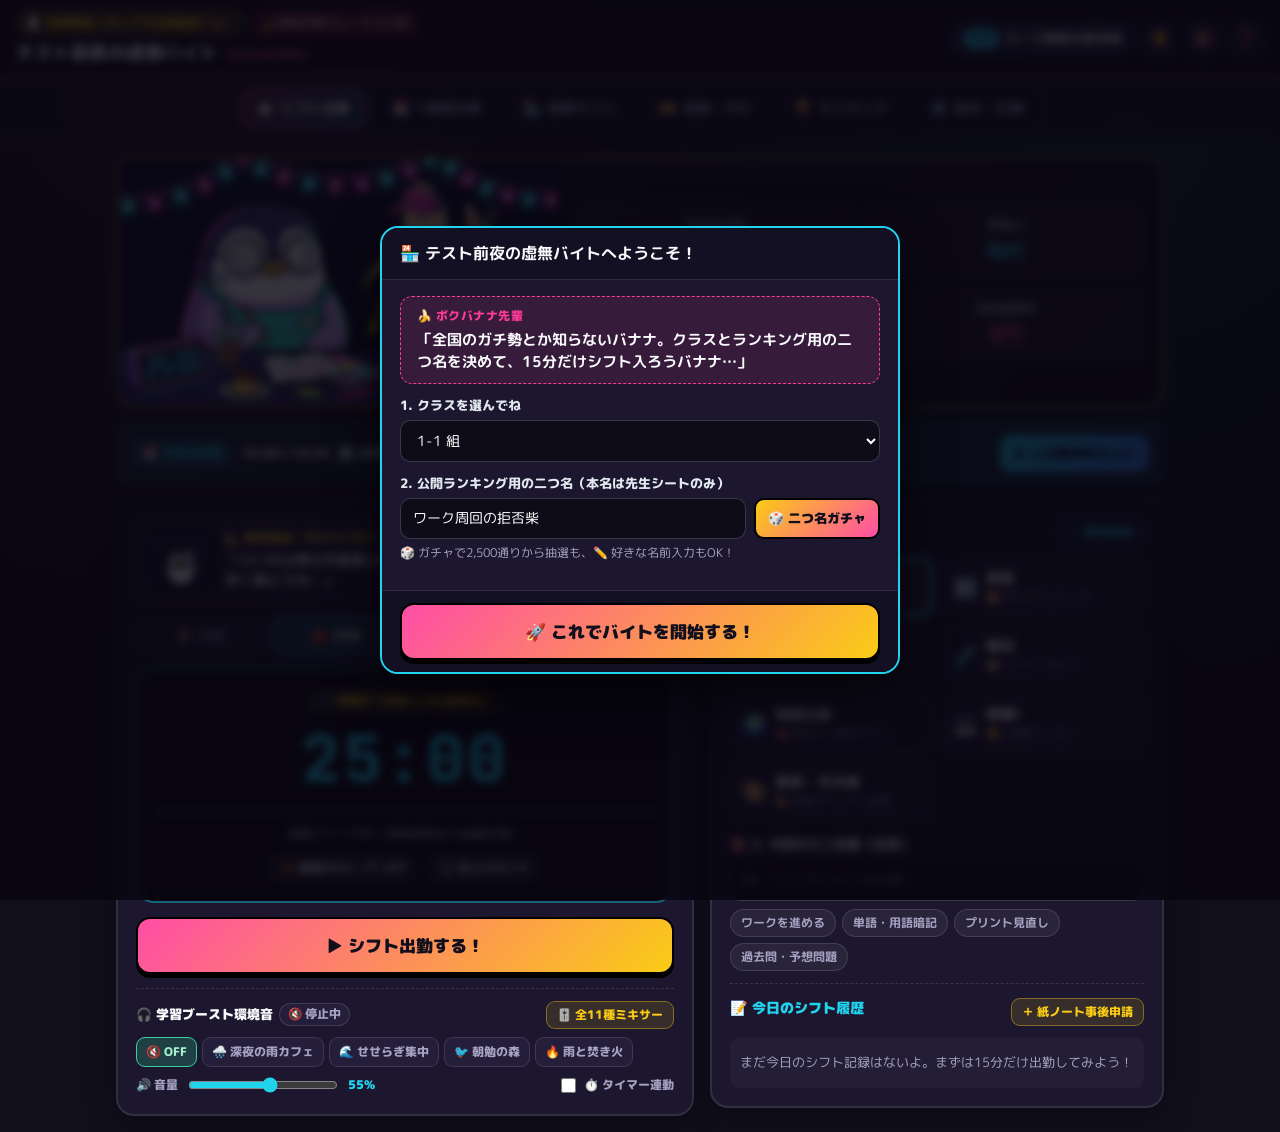
<file: index.html>
<!DOCTYPE html>
<html lang="ja">
<head>
    <meta charset="UTF-8">
    <meta name="viewport" content="width=device-width, initial-scale=1.0, viewport-fit=cover">
    <meta name="theme-color" content="#120F1D">
    <meta name="apple-mobile-web-app-capable" content="yes">
    <title>テスト前夜の虚無バイト 〜StudyKYOMU+〜</title>
    <link rel="manifest" href="./manifest.json">
    <link rel="apple-touch-icon" href="./icon-192.png">
    <link rel="preconnect" href="https://fonts.googleapis.com">
    <link rel="preconnect" href="https://fonts.gstatic.com" crossorigin>
    <link href="https://fonts.googleapis.com/css2?family=JetBrains+Mono:wght@600;800&family=M+PLUS+Rounded+1c:wght@500;700;900&display=swap" rel="stylesheet">
    <link rel="stylesheet" href="./lego-base.css">
    <link rel="stylesheet" href="./style.css">
</head>
<body>
    <div class="app-shell">
        <!-- トップヘッダー -->
        <header class="app-header">
            <div class="header-left">
                <div class="brand-row">
                    <button type="button" class="brand-pill brand-pill-btn" id="header-exam-pill" title="クリックでテスト名・試験日を変更">📝 定期考査（タップで試験日設定 ✏️）</button>
                    <span class="time-bonus-pill" id="header-bonus-pill">⏰ 通常シフト</span>
                </div>
                <h1 class="brand-title">テスト前夜の虚無バイト <span class="brand-sub">StudyKYOMU+</span></h1>
            </div>
            <div class="header-right">
                <button type="button" class="profile-chip" id="btn-open-profile" title="プロフィール・二つ名を変更">
                    <span class="profile-class" id="hdr-class">未設定</span>
                    <span class="profile-nick" id="hdr-nick">ななしの虚無</span>
                </button>
                <button type="button" class="icon-btn" id="btn-theme-toggle" title="昼モード（ライト）／夜カフェモード切替" aria-label="昼夜テーマ切替">☀️</button>
                <button type="button" class="icon-btn" id="btn-audio" title="効果音・環境音のON/OFF" aria-label="音声切替">🔇</button>
                <button type="button" class="icon-btn" id="btn-help" title="使い方ガイド" aria-label="使い方ガイド">❓</button>
            </div>
        </header>

        <!-- PC/Chromebook 上部タブナビ -->
        <nav class="nav-tabs" role="tablist" aria-label="メインメニュー">
            <button type="button" class="nav-tab active" role="tab" aria-selected="true" aria-controls="tab-shift" data-tab="shift">
                <span class="nav-ic">⏱️</span><span class="nav-lb">シフト出勤</span>
            </button>
            <button type="button" class="nav-tab" role="tab" aria-selected="false" aria-controls="tab-plan" data-tab="plan">
                <span class="nav-ic">📅</span><span class="nav-lb">1週間計画</span>
            </button>
            <button type="button" class="nav-tab" role="tab" aria-selected="false" aria-controls="tab-cafe" data-tab="cafe">
                <span class="nav-ic">🏪</span><span class="nav-lb">虚無カフェ</span>
            </button>
            <button type="button" class="nav-tab" role="tab" aria-selected="false" aria-controls="tab-taikin" data-tab="taikin">
                <span class="nav-ic">🎫</span><span class="nav-lb">退勤・PDF</span>
                <span class="nav-dot" id="nav-taikin-dot" style="display:none;"></span>
            </button>
            <button type="button" class="nav-tab" role="tab" aria-selected="false" aria-controls="tab-ranking" data-tab="ranking">
                <span class="nav-ic">🏆</span><span class="nav-lb">ランキング</span>
            </button>
            <button type="button" class="nav-tab" role="tab" aria-selected="false" aria-controls="tab-settings" data-tab="settings">
                <span class="nav-ic">⚙️</span><span class="nav-lb">設定・引継</span>
            </button>
        </nav>

        <!-- メインコンテンツ -->
        <main class="app-main">
            <!-- ============================================================
                 TAB 1: シフト出勤（タイマー・科目選択・環境音）
                 ============================================================ -->
            <section id="tab-shift" class="tab-panel active">
                <!-- ヒーローバナー（コンパクト開閉可） -->
                <div class="hero-banner-card" id="hero-banner-card">
                    <img src="./hero_kyomu_cafe.jpg" alt="テスト前夜の虚無バイト カフェの脱力キャラたち" class="hero-img">
                    <div class="hero-overlay">
                        <div class="hero-kpi-row">
                            <div class="kpi-mini">
                                <span class="kpi-label">今日の労働</span>
                                <strong class="kpi-val" id="kpi-today-min">0分</strong>
                            </div>
                            <div class="kpi-mini">
                                <span class="kpi-label">有効pt</span>
                                <strong class="kpi-val cyan" id="kpi-today-pt">0pt</strong>
                            </div>
                            <div class="kpi-mini">
                                <span class="kpi-label">連続出勤</span>
                                <strong class="kpi-val gold" id="kpi-streak">0日</strong>
                            </div>
                            <div class="kpi-mini">
                                <span class="kpi-label">所持虚無円</span>
                                <strong class="kpi-val pink" id="kpi-yen">0円</strong>
                            </div>
                        </div>
                    </div>
                </div>

                <!-- データ消失ガード（ストレージ注意時のみ表示） -->
                <div class="warn-strip" id="storage-warn-bar" style="display:none;"></div>

                <!-- 前回のテストからの自分への申し送りバナー -->
                <div class="memo-strip" id="prev-exam-memo-bar" style="display:none;"></div>

                <!-- 5分休憩タイマーバナー（セッション終了後） -->
                <div class="break-strip" id="break-timer-banner" style="display:none;"></div>

                <!-- 今日の計画クイック連動バー -->
                <div class="today-plan-strip" id="today-plan-strip" style="display:none;"></div>

                <div class="shift-grid">
                    <!-- 左：タイマー＆担当キャラ -->
                    <div class="card timer-card">
                        <div class="char-stage">
                            <div class="char-avatar-svg" id="active-char-svg" aria-hidden="true"></div>
                            <div class="mutter-bubble">
                                <div class="mutter-name" id="active-char-name">📐 数学担当：チルペンギン</div>
                                <p class="mutter-line" id="active-char-mutter">「公式ぜんぶ氷山に忘れてきたペン…とりあえず15分だけやるペン…」</p>
                            </div>
                        </div>

                        <!-- タイマーモード切替 -->
                        <div class="mode-pills" id="timer-mode-pills">
                            <button type="button" class="mode-pill" data-mode="pomo15">⚡ 15分</button>
                            <button type="button" class="mode-pill active" data-mode="pomo25">🍅 25分</button>
                            <button type="button" class="mode-pill" data-mode="pomo50">🔥 50分</button>
                            <button type="button" class="mode-pill" data-mode="free">∞ フリー</button>
                        </div>

                        <!-- デジタルクロック -->
                        <div class="timer-display-wrap" id="timer-display-wrap">
                            <div class="timer-status-badge" id="timer-status-badge">💤 待機中（時給1,100虚無円）</div>
                            <div class="timer-clock" id="timer-clock">25:00</div>
                            <div class="timer-progress-track">
                                <div class="timer-progress-bar" id="timer-progress-bar" style="width:0%;"></div>
                            </div>
                            <div class="timer-sub-info" id="timer-sub-info">
                                画面スリープOK（開始時刻から自動計測）
                            </div>
                            <div class="timer-util-row">
                                <button type="button" class="util-pill-btn" id="btn-wakelock" aria-pressed="false" title="机置き勉強中に画面が暗くならないようキープ">🔆 画面ONキープ: OFF</button>
                                <button type="button" class="util-pill-btn" id="btn-focus-clock" title="特大文字の卓上クロック画面へ切替">🖥️ 卓上クロック</button>
                            </div>
                        </div>

                        <!-- メイン操作ボタン -->
                        <div class="timer-controls">
                            <button type="button" class="btn-start lego-pulse-guide" id="btn-timer-start">
                                ▶ シフト出勤する！
                            </button>
                            <div class="running-actions" id="running-actions" style="display:none;">
                                <button type="button" class="btn-pause" id="btn-timer-pause">⏸️ 一時停止</button>
                                <button type="button" class="btn-finish" id="btn-timer-finish">✅ 終わる（日報へ）</button>
                                <button type="button" class="btn-cancel-sm" id="btn-timer-cancel" title="計測をキャンセル">✖</button>
                            </div>
                        </div>

                        <!-- 学習ブースト環境音ミキサー（実録MP3 10種 × 内蔵シンセ 1種） -->
                        <div class="ambient-bar" id="ambient-bar">
                            <div class="ambient-head">
                                <span class="ambient-label">🎧 学習ブースト環境音</span>
                                <span class="ambient-now-badge" id="ambient-now-badge">🔇 停止中</span>
                                <button type="button" class="btn-mini-ghost ambient-drawer-btn" id="btn-toggle-mixer" aria-expanded="false" aria-controls="ambient-mixer-drawer">
                                    🎚️ 全11種ミキサー
                                </button>
                            </div>
                            <div class="ambient-presets" id="ambient-presets" role="group" aria-label="おすすめ環境音プリセット">
                                <button type="button" class="amb-btn active" data-preset="off">🔇 OFF</button>
                                <button type="button" class="amb-btn" data-preset="night_rain_cafe">🌧️ 深夜の雨カフェ</button>
                                <button type="button" class="amb-btn" data-preset="river_focus">🌊 せせらぎ集中</button>
                                <button type="button" class="amb-btn" data-preset="morning_forest">🐦 朝勉の森</button>
                                <button type="button" class="amb-btn" data-preset="rain_fire">🔥 雨と焚き火</button>
                            </div>
                            <div class="ambient-master-row">
                                <span class="ambient-vol-lbl">🔊 音量</span>
                                <input type="range" id="ambient-vol" min="0" max="100" value="55" aria-label="環境音のマスター音量" class="ambient-slider">
                                <span class="ambient-vol-val" id="ambient-vol-val">55%</span>
                                <label class="ambient-auto-chk" title="シフト開始時に前回のお気に入り環境音を自動で流します">
                                    <input type="checkbox" id="chk-ambient-auto">
                                    <span>⏱️ タイマー連動</span>
                                </label>
                            </div>
                            <!-- 展開式：全11トラック同時重ねがけミキサー -->
                            <div class="ambient-mixer-drawer" id="ambient-mixer-drawer" hidden>
                                <div class="mixer-drawer-hint">
                                    ✨ 好きな音を<strong>何個でも同時重ねがけ</strong>OK！押した音だけ読み込むから通信量も安心だよ。
                                </div>
                                <div class="mixer-track-grid" id="mixer-track-grid"></div>
                            </div>
                        </div>
                    </div>

                    <!-- 右：科目選択＆ミニ目標＆事後申請 -->
                    <div class="card setup-card">
                        <div class="card-head-row">
                            <h2 class="card-title">📚 1. 教科を選ぶ</h2>
                            <button type="button" class="btn-mini-outline" id="btn-add-subject">＋ 教科追加</button>
                        </div>
                        <div class="subject-grid" id="subject-grid"></div>

                        <div class="goal-box">
                            <label class="goal-label" for="input-mini-goal">🎯 2. 今回のミニ目標（任意）</label>
                            <input type="text" id="input-mini-goal" class="text-input" maxlength="40" placeholder="例：ワークP.14〜16を解く">
                            <div class="goal-chips" id="goal-chips">
                                <button type="button" class="goal-chip" data-goal="ワークを進める">ワークを進める</button>
                                <button type="button" class="goal-chip" data-goal="単語・用語暗記">単語・用語暗記</button>
                                <button type="button" class="goal-chip" data-goal="プリント見直し">プリント見直し</button>
                                <button type="button" class="goal-chip" data-goal="過去問・予想問題">過去問・予想問題</button>
                            </div>
                        </div>

                        <div class="today-log-mini">
                            <div class="card-head-row">
                                <h3 class="mini-title">📝 今日のシフト履歴</h3>
                                <button type="button" class="btn-mini-ghost" id="btn-open-manual">＋ 紙ノート事後申請</button>
                            </div>
                            <div id="today-sessions-list" class="session-list"></div>
                        </div>
                    </div>
                </div>
            </section>

            <!-- ============================================================
                 TAB 2: 1週間計画（スライダー式タイムスケジュール）
                 ============================================================ -->
            <section id="tab-plan" class="tab-panel">
                <!-- 上部：週間サマリー＆脱力ツッコミ＆アクション -->
                <div class="card plan-header-card">
                    <div class="plan-top-row">
                        <div>
                            <h2 class="card-title" style="margin-bottom:4px;">📅 1週間シフト計画スライダー</h2>
                            <div class="plan-kpi-pills">
                                <span class="plan-pill cyan" id="plan-week-study-total">📚 週間勉強予定：0.0時間</span>
                                <span class="plan-pill pink" id="plan-day-study-total">📌 選択日の勉強：0分</span>
                            </div>
                        </div>
                        <div class="plan-top-actions">
                            <button type="button" class="btn-mini-outline" id="btn-plan-template">✨ おまかせテンプレ</button>
                            <button type="button" class="btn-mini-primary" id="btn-plan-pdf">🖨️ 計画表をPDF保存</button>
                        </div>
                    </div>
                    <div class="lego-mutter-box" style="margin:10px 0 0;">
                        <span class="lego-mutter-tag">🐧 チルペンギンの計画ツッコミ</span>
                        <p class="lego-mutter-text" id="plan-diagnosis-text">「スライダーで『ここから英語、ここからお風呂』みたいに組んでみようペン！」</p>
                    </div>
                </div>

                <!-- 曜日選択タブ -->
                <div class="day-tabs" id="plan-day-tabs" aria-label="曜日選択"></div>

                <!-- スライダー編集＆選択日のタイムライン -->
                <div class="plan-editor-grid">
                    <!-- 左：デュアルレンジスライダー＆カテゴリパレット -->
                    <div class="card plan-slider-card">
                        <div class="card-head-row">
                            <h3 class="mini-title" id="plan-edit-day-title">📝 月曜日の予定をスライダーで配置</h3>
                            <span class="slider-range-pill" id="slider-range-pill">19:00 〜 19:45（45分）</span>
                        </div>

                        <!-- デュアルレンジスライダー本体（5:00〜24:00・15分刻み） -->
                        <div class="dual-slider-box">
                            <div class="slider-scale-labels">
                                <span>5:00</span><span>9:00</span><span>12:00</span><span>16:00</span><span>20:00</span><span>24:00</span>
                            </div>
                            <div class="dual-slider-track">
                                <div class="dual-slider-fill" id="dual-slider-fill"></div>
                                <input type="range" id="slider-start" class="dual-range" min="300" max="1425" step="15" value="1140" aria-label="開始時刻">
                                <input type="range" id="slider-end" class="dual-range" min="315" max="1440" step="15" value="1185" aria-label="終了時刻">
                            </div>
                            <div class="slider-nudge-row">
                                <div class="nudge-group">
                                    <span class="nudge-lbl">開始</span>
                                    <button type="button" class="nudge-btn" data-nudge="start:-15">-15m</button>
                                    <button type="button" class="nudge-btn" data-nudge="start:+15">+15m</button>
                                </div>
                                <div class="nudge-group">
                                    <span class="nudge-lbl">終了</span>
                                    <button type="button" class="nudge-btn" data-nudge="end:-15">-15m</button>
                                    <button type="button" class="nudge-btn" data-nudge="end:+15">+15m</button>
                                </div>
                            </div>
                        </div>

                        <!-- 配置するカテゴリ選択（勉強教科＆生活ブロック） -->
                        <div class="palette-section">
                            <div class="palette-label">📚 勉強ブロック</div>
                            <div class="palette-grid" id="plan-study-palette"></div>
                        </div>
                        <div class="palette-section">
                            <div class="palette-label">🛁 生活・休憩ブロック</div>
                            <div class="palette-grid" id="plan-life-palette"></div>
                        </div>

                        <div class="plan-place-row">
                            <button type="button" class="btn-start" id="btn-plan-place">＋ この時間帯に配置する！</button>
                        </div>
                    </div>

                    <!-- 右：選択日のビジュアルタイムライン（右端ドラッグ伸縮可） -->
                    <div class="card plan-timeline-card">
                        <div class="card-head-row">
                            <h3 class="mini-title">🕒 タイムライン（右端ドラッグで長さ調整OK）</h3>
                            <div class="plan-day-tools">
                                <button type="button" class="btn-mini-ghost" id="btn-plan-copy-weekdays" title="この日の計画を月〜金へ一括コピー">📋 平日へコピー</button>
                                <button type="button" class="btn-mini-ghost" id="btn-plan-clear-day">🗑️ 全消し</button>
                            </div>
                        </div>

                        <!-- 1日カラーバー（5:00〜24:00） -->
                        <div class="day-bar-wrap">
                            <div class="day-bar-ruler">
                                <span>5</span><span>8</span><span>11</span><span>14</span><span>17</span><span>20</span><span>23</span>
                            </div>
                            <div class="day-bar-canvas" id="day-bar-canvas"></div>
                        </div>

                        <!-- 選択日のブロック一覧（タップ編集・削除・タイマー開始） -->
                        <div id="plan-block-list" class="plan-block-list"></div>
                    </div>
                </div>

                <!-- 下部：1週間7日間まとめ俯瞰タイムテーブル -->
                <div class="card plan-week-overview-card" style="margin-bottom:16px;">
                    <div class="card-head-row">
                        <h3 class="card-title">🗓️ 1週間の計画まとめビュー（曜日タップで編集）</h3>
                        <span class="sub-hint" style="margin:0;">5:00 〜 24:00 タイムライン</span>
                    </div>
                    <div id="week-overview-grid" class="week-overview-grid"></div>
                </div>

                <!-- 1週間計画 vs 実績（PDCA達成率バー） -->
                <div class="card plan-actual-card">
                    <div class="card-head-row">
                        <h3 class="card-title">📈 今週の「計画 vs 実績」達成率（PDCAチェック）</h3>
                        <span class="plan-pill cyan" id="plan-overall-rate">総合達成率 0%</span>
                    </div>
                    <p class="sub-hint">計画した週間予定と、直近7日間の実際の勉強時間を科目別に比べてみよう！</p>
                    <div id="plan-vs-actual-wrap" class="plan-vs-actual-wrap"></div>
                </div>
            </section>

            <!-- ============================================================
                 TAB 3: 虚無カフェ（科目バランス育成＆ガチャ図鑑）
                 ============================================================ -->
            <section id="tab-cafe" class="tab-panel">
                <div class="cafe-top-grid">
                    <!-- お店ステータス＆バランス診断 -->
                    <div class="card cafe-stage-card">
                        <div class="cafe-rank-row">
                            <span class="cafe-rank-badge" id="cafe-rank-badge">Lv.1 休業寸前のボロ屋台</span>
                            <span class="cafe-balance-tag" id="cafe-balance-tag">バランス：未開店</span>
                        </div>
                        <div class="cafe-counter-stage" id="cafe-counter-stage">
                            <!-- 科目ごとに生成された謎メニューが並ぶ -->
                        </div>
                        <div class="lego-mutter-box cafe-mutter">
                            <span class="lego-mutter-tag">🏪 店長ネコビッツの経営診断</span>
                            <p class="lego-mutter-text" id="cafe-diagnosis-text">「まだ料理が1皿もないニャ…まずは15分シフト入ってメニューを増やすニャ…」</p>
                        </div>
                    </div>

                    <!-- 科目別バランス＆7日間推移 -->
                    <div class="card stats-card">
                        <h2 class="card-title">📊 科目バランス（テスト期間累計）</h2>
                        <div id="subject-bars-wrap" class="subject-bars"></div>
                        <h3 class="mini-title" style="margin-top:16px;">📅 直近7日間の労働時間</h3>
                        <div id="week-chart-wrap" class="week-chart"></div>
                    </div>
                </div>

                <!-- 退勤カプセル図鑑 -->
                <div class="card gacha-dex-card" style="margin-bottom:16px;">
                    <div class="card-head-row">
                        <h2 class="card-title">🎁 退勤ガチャ図鑑（全24種）</h2>
                        <span class="dex-count-pill" id="dex-count-pill">0 / 24 収集</span>
                    </div>
                    <p class="sub-hint">毎日シフトに入って「退勤」すると、1日1回カプセルが回せるよ！</p>
                    <div id="gacha-dex-grid" class="gacha-dex-grid"></div>
                </div>

                <!-- テスト後のふりかえり＆次回の自分への申し送りメモ -->
                <div class="card reflection-card">
                    <h2 class="card-title">✉️ テスト後のふりかえり＆次回の自分への申し送り</h2>
                    <p class="sub-hint">今回の勉強バランスを振り返って申し送りを残しておくと、次回シフト画面に「💌 前回の自分からのメモ」として届きます！</p>
                    <div class="form-group">
                        <label class="form-label">今回の手応え</label>
                        <div class="mood-btns" id="reflect-rating-btns">
                            <button type="button" class="mood-btn active" data-rrate="◎ 会心の出来！">◎ 会心の出来！</button>
                            <button type="button" class="mood-btn" data-rrate="○ まあまあ耐えた">○ まあまあ耐えた</button>
                            <button type="button" class="mood-btn" data-rrate="△ 次はもっと早めに">△ 次はもっと早めに</button>
                        </div>
                    </div>
                    <div class="form-group">
                        <label class="form-label" for="input-reflect-memo">次回の定期試験の自分へひとこと</label>
                        <textarea id="input-reflect-memo" class="code-textarea" rows="2" maxlength="100" placeholder="例：次は古文と化学をテスト1週間前から少しずつ始めること！"></textarea>
                    </div>
                    <button type="button" class="btn-mini-primary" id="btn-save-reflection">💌 申し送りメモを保存</button>
                    <span class="save-msg" id="reflect-save-msg"></span>
                </div>
            </section>

            <!-- ============================================================
                 TAB 3: 退勤・PDF提出（1日1回のまとめ提出＆退勤ガチャ）
                 ============================================================ -->
            <section id="tab-taikin" class="tab-panel">
                <div class="taikin-banner-wrap">
                    <img src="./clear_taikin.jpg" alt="お疲れさま！脱力キャラたちの定時退勤" class="taikin-banner-img">
                    <div class="taikin-banner-caption">
                        <span class="taikin-tag">🎫 1日1回のまとめ提出</span>
                        <h2>本日の退勤タイムカード</h2>
                        <p class="taikin-banner-sub">「今日もお疲れさま…Googleフォーム提出＆軽量PDF保存を済ませて、早くコタツで14時間爆睡しよう…」</p>
                    </div>
                </div>

                <div class="taikin-grid">
                    <!-- 左：サーマルレシート風プレビュー -->
                    <div class="card receipt-preview-wrap">
                        <div class="receipt-paper" id="receipt-paper">
                            <!-- JSで描画 -->
                        </div>
                    </div>

                    <!-- 右：提出アクション＆退勤ガチャ -->
                    <div class="taikin-actions-col">
                        <div class="card action-card">
                            <h2 class="card-title">📤 Classroom 提出アクション</h2>
                            <p class="sub-hint">1日の勉強が終わったら、下のボタンで提出して帰ろう！</p>

                            <button type="button" class="btn-action primary lego-pulse-guide" id="btn-submit-form">
                                🚀 1. Googleフォームへ自動入力して提出！
                            </button>
                            <div class="form-status-note" id="form-status-note"></div>

                            <button type="button" class="btn-action pdf" id="btn-export-pdf">
                                🖨️ 2. レシートを超軽量PDFで保存（Classroom添付用）
                            </button>

                            <button type="button" class="btn-action copy" id="btn-copy-code">
                                📋 3. 提出用テキストコードをコピー
                            </button>
                            <div class="copy-toast" id="taikin-copy-toast"></div>

                            <!-- 改ざん検知付き提出コードプレビュー -->
                            <div class="code-box">
                                <div class="code-box-label">🔐 改ざん検知付き 提出コード（同日分は自動で合算されます）</div>
                                <code id="taikin-code-preview" class="code-text">---</code>
                            </div>
                        </div>

                        <!-- 1日1回 退勤ガチャ -->
                        <div class="card gacha-box-card">
                            <div class="card-head-row">
                                <h2 class="card-title">🎰 本日の退勤ガチャ</h2>
                                <span class="gacha-status-pill" id="gacha-status-pill">未解放</span>
                            </div>
                            <p class="sub-hint" id="gacha-unlock-hint">15分以上勉強すると今日の退勤ガチャが1回まわせるよ！（初回は1分からOK）</p>
                            <button type="button" class="btn-gacha" id="btn-spin-gacha" disabled>
                                🎁 退勤ガチャを回す！
                            </button>
                            <div id="gacha-result-slot" class="gacha-result-slot"></div>
                        </div>
                    </div>
                </div>
            </section>

            <!-- ============================================================
                 TAB 4: 校内ランキング＆全校レイドボス戦
                 ============================================================ -->
            <section id="tab-ranking" class="tab-panel">
                <!-- 全校レイドボス戦カード -->
                <div class="card raid-card">
                    <div class="raid-head">
                        <div>
                            <span class="raid-badge">⚔️ 全校協力・定期試験レイドボス</span>
                            <h2 class="raid-name" id="raid-boss-name">赤点ちくわ大魔王</h2>
                        </div>
                        <div class="raid-hp-text" id="raid-hp-text">残りHP: 18,420 / 30,000</div>
                    </div>
                    <div class="raid-hp-bar-outer">
                        <div class="raid-hp-bar-inner" id="raid-hp-bar-inner" style="width:61%;"></div>
                    </div>
                    <div class="raid-foot">
                        <span id="raid-my-contrib">あなたの累計与ダメージ：0 pt</span>
                        <span id="raid-source-badge" class="source-pill">🎭 デモ校内データ表示中</span>
                    </div>
                </div>

                <!-- 公開ボード外部リンク＆CSV同期 -->
                <div class="card ranking-toolbar-card">
                    <div class="ranking-toolbar">
                        <div class="ranking-note">
                            <strong>🔒 安心の二つ名ランキング</strong>：先生用シートは本名管理、公開表はすべてニックネーム表示！
                        </div>
                        <div class="ranking-toolbar-btns">
                            <a href="#" target="_blank" rel="noopener" class="btn-mini-primary" id="btn-open-public-board" style="display:none;">
                                📊 学校の公式ランキング表を開く
                            </a>
                            <button type="button" class="btn-mini-outline" id="btn-reload-ranking">🔄 最新を読み込む</button>
                        </div>
                    </div>
                </div>

                <!-- 5部門タブ切替ランキング -->
                <div class="card ranking-board-card">
                    <div class="rank-dept-tabs" id="rank-dept-tabs">
                        <button type="button" class="dept-tab active" data-dept="classAvg">🔥 クラス対抗(平均)</button>
                        <button type="button" class="dept-tab" data-dept="rising">📈 急上昇</button>
                        <button type="button" class="dept-tab" data-dept="streak">📅 連続出勤</button>
                        <button type="button" class="dept-tab" data-dept="morning">🌅 朝勉王</button>
                        <button type="button" class="dept-tab" data-dept="total">👑 総合pt</button>
                    </div>
                    <div id="ranking-list-wrap" class="ranking-list-wrap"></div>
                </div>
            </section>

            <!-- ============================================================
                 TAB 5: 設定・範囲チェック・端末またぎ引き継ぎ
                 ============================================================ -->
            <section id="tab-settings" class="tab-panel">
                <div class="settings-grid">
                    <!-- プロフィール＆二つ名 -->
                    <div class="card">
                        <h2 class="card-title">🪪 プロフィール＆二つ名設定</h2>
                        <div class="form-group">
                            <label class="form-label" for="set-class">クラス</label>
                            <select id="set-class" class="select-input"></select>
                        </div>
                        <div class="form-group">
                            <label class="form-label" for="set-nickname">ランキング表示名（二つ名 / ニックネーム）</label>
                            <div class="nick-row">
                                <input type="text" id="set-nickname" class="text-input" maxlength="18" placeholder="例：爆睡のチルペンギン">
                                <button type="button" class="btn-gacha-sm" id="btn-roll-nick-settings">🎲 ガチャ</button>
                            </div>
                            <p class="field-hint" id="nick-mode-hint">🎲 ガチャで自動生成も、✏️ 自由入力もどちらもOK！</p>
                        </div>
                        <div class="form-group">
                            <label class="form-label" for="set-daily-goal">1日の目標時間（分）</label>
                            <input type="number" id="set-daily-goal" class="text-input" min="15" max="480" step="15" value="60">
                        </div>
                        <button type="button" class="btn-mini-primary" id="btn-save-profile">💾 プロフィールを保存</button>
                        <button type="button" class="btn-mini-outline" id="btn-open-exam-from-settings" style="margin-left:6px;">📝 テスト名・日程を変更</button>
                        <span class="save-msg" id="profile-save-msg"></span>
                    </div>

                    <!-- 定期試験 範囲チェックリスト -->
                    <div class="card">
                        <h2 class="card-title">📋 テスト範囲ミニチェックリスト</h2>
                        <p class="sub-hint">「ワークP.12〜20」などを入れて終わったらチェック！</p>
                        <div class="todo-add-row">
                            <select id="todo-subject" class="select-input sm"></select>
                            <input type="text" id="todo-text" class="text-input" maxlength="36" placeholder="例：英語 ワークP.10〜18">
                            <button type="button" class="btn-mini-primary" id="btn-add-todo">追加</button>
                        </div>
                        <div id="todo-list" class="todo-list"></div>
                    </div>

                    <!-- ♿ アクセシビリティ＆表示設定 -->
                    <div class="card">
                        <h2 class="card-title">♿ アクセシビリティ＆表示設定</h2>
                        <p class="sub-hint">教室の明るさや自分の見やすさに合わせてカスタマイズできます。</p>
                        <div class="a11y-list">
                            <div class="a11y-row">
                                <div>
                                    <strong>☀️ 画面テーマ（昼 / 夜）</strong>
                                    <div class="field-hint">明るい教室では「昼モード（ライト）」が見やすいよ</div>
                                </div>
                                <button type="button" class="a11y-toggle" id="a11y-theme-btn">🌙 夜カフェ</button>
                            </div>
                            <div class="a11y-row">
                                <div>
                                    <strong>🔠 文字サイズ</strong>
                                    <div class="field-hint">スマホや遠くから見づらいときは「大きめ」に</div>
                                </div>
                                <button type="button" class="a11y-toggle" id="a11y-font-btn">標準</button>
                            </div>
                            <div class="a11y-row">
                                <div>
                                    <strong>🎨 色覚サポート（CUD柄補助）</strong>
                                    <div class="field-hint">グラフや計画バーに斜線・ドット柄を重ねて区別しやすく</div>
                                </div>
                                <button type="button" class="a11y-toggle" id="a11y-cud-btn">OFF</button>
                            </div>
                            <div class="a11y-row">
                                <div>
                                    <strong>🧘 動き軽減モード</strong>
                                    <div class="field-hint">ボタンの脈動などのアニメーションを静かにします</div>
                                </div>
                                <button type="button" class="a11y-toggle" id="a11y-motion-btn">OFF</button>
                            </div>
                        </div>
                    </div>

                    <!-- スマホ ↔ Chromebook 3秒引き継ぎ＆QRコード -->
                    <div class="card">
                        <h2 class="card-title">📱↔️💻 スマホ＆Chromebook 引き継ぎ（QR対応）</h2>
                        <p class="sub-hint">学校と家で別端末を使っても、<strong>QRコード読取</strong>または<strong>コード貼付</strong>で重複なし合体できます！</p>
                        <div class="sync-actions">
                            <button type="button" class="btn-mini-primary" id="btn-show-sync-qr">📷 引き継ぎQRコードを表示</button>
                            <button type="button" class="btn-mini-outline" id="btn-export-sync">📤 テキストコードをコピー</button>
                        </div>
                        <div id="sync-qr-wrap" class="sync-qr-wrap" style="display:none;">
                            <canvas id="sync-qr-canvas" class="sync-qr-canvas"></canvas>
                            <div id="sync-qr-note" class="field-hint" style="text-align:center;">スマホのカメラで読み取ると自動で合体できます！</div>
                        </div>
                        <textarea id="sync-code-area" class="code-textarea" rows="3" placeholder="ここに別端末の引き継ぎコードを貼り付けて「合体する」を押してください"></textarea>
                        <div class="sync-actions">
                            <button type="button" class="btn-mini-primary" id="btn-import-sync">📥 別端末の記録を合体（マージ）</button>
                        </div>
                        <div class="save-msg" id="sync-msg"></div>
                    </div>

                    <!-- データ消失ガード＆バックアップ（生徒専用） -->
                    <div class="card">
                        <h2 class="card-title">🛡️ データバックアップ＆初期化</h2>
                        <p class="sub-hint">共用Chromebookや履歴削除に備えて、1タップで控えファイル（JSON）を保存・復元できます。</p>
                        <div class="sync-actions" style="margin-bottom:14px;">
                            <button type="button" class="btn-mini-outline" id="btn-backup-json">💾 控えJSONを保存</button>
                            <button type="button" class="btn-mini-outline" id="btn-restore-json">📂 JSONから復元</button>
                            <input type="file" id="input-restore-json" accept="application/json,.json" style="display:none;">
                        </div>
                        <div class="field-hint" id="school-link-status" style="margin-bottom:12px;">🔗 学校フォーム連携：未接続（Classroomの配布リンクを開くと自動接続されます）</div>
                        <div class="danger-zone">
                            <button type="button" class="btn-mini-danger" id="btn-reset-all">🗑️ この端末のデータを初期化</button>
                        </div>
                        <div class="credit-box">
                            <strong>🎵 学習環境音クレジット（ロイヤリティフリー環境音）</strong>
                            <p class="credit-text">
                                雨音・焚き火・川・森・小鳥・風・深夜の環境音：Pixabay等（poorartistt / white_records / eryliaa / nils_vega / ncprime / soundreality / 11325622 ほか）<br>
                                深夜カフェLo-Fi・効果音：内蔵Web Audio APIシンセサイザー
                            </p>
                        </div>
                    </div>
                </div>
            </section>
        </main>

        <!-- スマホ用 下部固定ボトムナビ -->
        <nav class="bottom-nav" aria-label="スマホメニュー">
            <button type="button" class="bnav-item active" data-tab="shift">
                <span class="bnav-ic">⏱️</span><span class="bnav-lb">シフト</span>
            </button>
            <button type="button" class="bnav-item" data-tab="plan">
                <span class="bnav-ic">📅</span><span class="bnav-lb">計画</span>
            </button>
            <button type="button" class="bnav-item" data-tab="cafe">
                <span class="bnav-ic">🏪</span><span class="bnav-lb">カフェ</span>
            </button>
            <button type="button" class="bnav-item" data-tab="taikin">
                <span class="bnav-ic">🎫</span><span class="bnav-lb">退勤</span>
            </button>
            <button type="button" class="bnav-item" data-tab="ranking">
                <span class="bnav-ic">🏆</span><span class="bnav-lb">順位</span>
            </button>
            <button type="button" class="bnav-item" data-tab="settings">
                <span class="bnav-ic">⚙️</span><span class="bnav-lb">設定</span>
            </button>
        </nav>
    </div>

    <!-- ============================================================
         モーダル1: 初回オンボーディング（クラス＆二つ名設定）
         ============================================================ -->
    <div class="modal-backdrop" id="modal-onboarding">
        <div class="modal-box">
            <div class="modal-head">
                <h3>🏪 テスト前夜の虚無バイトへようこそ！</h3>
            </div>
            <div class="modal-body">
                <div class="lego-mutter-box" style="margin-top:0;">
                    <span class="lego-mutter-tag">🍌 ボクバナナ先輩</span>
                    <p class="lego-mutter-text">「全国のガチ勢とか知らないバナナ。クラスとランキング用の二つ名を決めて、15分だけシフト入ろうバナナ…」</p>
                </div>
                <div class="form-group">
                    <label class="form-label" for="ob-class">1. クラスを選んでね</label>
                    <select id="ob-class" class="select-input"></select>
                </div>
                <div class="form-group">
                    <label class="form-label" for="ob-nickname">2. 公開ランキング用の二つ名（本名は先生シートのみ）</label>
                    <div class="nick-row">
                        <input type="text" id="ob-nickname" class="text-input" maxlength="18" placeholder="自由に入力 or ガチャで決定">
                        <button type="button" class="btn-gacha-sm" id="btn-roll-nick-ob">🎲 二つ名ガチャ</button>
                    </div>
                    <p class="field-hint" id="ob-nick-hint">🎲 ガチャで2,500通りから抽選も、✏️ 好きな名前入力もOK！</p>
                </div>
            </div>
            <div class="modal-foot">
                <button type="button" class="btn-start" id="btn-ob-done">🚀 これでバイトを開始する！</button>
            </div>
        </div>
    </div>

    <!-- ============================================================
         モーダル2: 業務日報入力（セッション完了・チート防止）
         ============================================================ -->
    <div class="modal-backdrop" id="modal-report">
        <div class="modal-box">
            <div class="modal-head">
                <h3>📝 おつかれ！業務日報を書いて給料ゲット</h3>
                <button type="button" class="modal-close" data-close-modal="modal-report">✖</button>
            </div>
            <div class="modal-body">
                <div class="report-summary-pill" id="report-summary-pill">📐 数学：25分（+30pt）</div>
                <div class="lego-mutter-box">
                    <span class="lego-mutter-tag" id="report-char-tag">🐧 チルペンギン</span>
                    <p class="lego-mutter-text" id="report-char-msg">「今やったことを8文字以上で教えてペン…くれないと冷蔵庫のプリン食べちゃうペン…」</p>
                </div>
                <div class="form-group">
                    <label class="form-label" for="input-report-memo">今日この時間でやったこと（8文字以上）</label>
                    <textarea id="input-report-memo" class="code-textarea" rows="2" maxlength="80" placeholder="例：二次関数の平方完成をワークP.24まで解いた"></textarea>
                    <div class="goal-chips" id="report-quick-tags">
                        <button type="button" class="goal-chip" data-rtag="ワークP.〜を解いた">ワークP.〜を解いた</button>
                        <button type="button" class="goal-chip" data-rtag="英単語・重要語句を暗記した">単語・語句暗記</button>
                        <button type="button" class="goal-chip" data-rtag="授業プリントを見直した">プリント見直し</button>
                        <button type="button" class="goal-chip" data-rtag="過去問・演習問題を解いた">過去問演習</button>
                        <button type="button" class="goal-chip" data-rtag="テスト範囲のまとめノートを作った">まとめノート</button>
                    </div>
                    <div class="char-counter" id="report-char-counter">0 / 8文字以上</div>
                </div>
                <div class="form-group">
                    <label class="form-label">手応えスタンプ</label>
                    <div class="mood-btns" id="report-mood-btns">
                        <button type="button" class="mood-btn active" data-mood="◎ バッチリ">◎ バッチリ</button>
                        <button type="button" class="mood-btn" data-mood="○ まあまあ">○ まあまあ</button>
                        <button type="button" class="mood-btn" data-mood="△ 眠いけど耐えた">△ 眠いけど耐えた</button>
                    </div>
                </div>
            </div>
            <div class="modal-foot">
                <button type="button" class="btn-start" id="btn-submit-report">💰 日報を提出して記録確定！</button>
            </div>
        </div>
    </div>

    <!-- ============================================================
         モーダル3: 紙ノート事後申請
         ============================================================ -->
    <div class="modal-backdrop" id="modal-manual">
        <div class="modal-box">
            <div class="modal-head">
                <h3>📝 紙ノート勉強の事後申請</h3>
                <button type="button" class="modal-close" data-close-modal="modal-manual">✖</button>
            </div>
            <div class="modal-body">
                <p class="sub-hint">端末を使わずに勉強した分を申請できます（1日上限180分・レシートに「事後申請」印が付きます）。</p>
                <div class="form-group">
                    <label class="form-label" for="manual-subject">教科</label>
                    <select id="manual-subject" class="select-input"></select>
                </div>
                <div class="form-group">
                    <label class="form-label" for="manual-minutes">勉強した時間（分）</label>
                    <input type="number" id="manual-minutes" class="text-input" min="5" max="120" step="5" value="25">
                </div>
                <div class="form-group">
                    <label class="form-label" for="manual-memo">やったことメモ（8文字以上）</label>
                    <input type="text" id="manual-memo" class="text-input" maxlength="80" placeholder="例：学校自習室で英単語ユニット4を暗記">
                </div>
            </div>
            <div class="modal-foot">
                <button type="button" class="btn-start" id="btn-submit-manual">✅ 事後申請を記録する</button>
            </div>
        </div>
    </div>

    <!-- ============================================================
         モーダル4: 科目追加
         ============================================================ -->
    <div class="modal-backdrop" id="modal-add-subject">
        <div class="modal-box">
            <div class="modal-head">
                <h3>➕ じぶん専用の試験科目を追加</h3>
                <button type="button" class="modal-close" data-close-modal="modal-add-subject">✖</button>
            </div>
            <div class="modal-body">
                <div class="form-group">
                    <label class="form-label" for="new-subj-name">科目名（例：古典、化学基礎、英コII）</label>
                    <input type="text" id="new-subj-name" class="text-input" maxlength="14" placeholder="科目名を入力">
                </div>
                <div class="form-group">
                    <label class="form-label" for="new-subj-icon">アイコン絵文字</label>
                    <select id="new-subj-icon" class="select-input">
                        <option value="📘">📘 テキスト</option>
                        <option value="🧮">🧮 計算・数式</option>
                        <option value="🗣️">🗣️ 英語・リスニング</option>
                        <option value="📜">📜 古典・歴史</option>
                        <option value="🔬">🔬 実験・理科</option>
                        <option value="🎵">🎵 音楽・芸術</option>
                        <option value="🏃">🏃 保健体育</option>
                        <option value="🍳">🍳 家庭科</option>
                    </select>
                </div>
            </div>
            <div class="modal-foot">
                <button type="button" class="btn-start" id="btn-save-new-subject">追加する</button>
            </div>
        </div>
    </div>

    <!-- ============================================================
         モーダル5: 使い方＆ルールガイド（3タブ式・最新版）
         ============================================================ -->
    <div class="modal-backdrop" id="modal-help">
        <div class="modal-box help-modal-box">
            <div class="modal-head">
                <h3>❓ テスト前夜の虚無バイト 使い方ガイド</h3>
                <button type="button" class="modal-close" data-close-modal="modal-help">✖</button>
            </div>
            <div class="help-tabs" id="help-tabs" role="tablist" aria-label="使い方ガイドメニュー">
                <button type="button" class="help-tab-btn active" role="tab" aria-selected="true" aria-controls="help-panel-basic" data-help-tab="basic">📖 基本のながれ</button>
                <button type="button" class="help-tab-btn" role="tab" aria-selected="false" aria-controls="help-panel-tips" data-help-tab="tips">✨ 計画・音・見やすさ</button>
                <button type="button" class="help-tab-btn" role="tab" aria-selected="false" aria-controls="help-panel-faq" data-help-tab="faq">❓ よくある質問</button>
            </div>
            <div class="modal-body help-body">
                <!-- タブ1: 基本のながれ -->
                <div class="help-panel active" id="help-panel-basic" role="tabpanel">
                    <div class="help-item">
                        <strong>① 1タップでシフト出勤</strong>
                        <p>教科を選んでタイマー開始！スマホは画面を消しても裏で正確に計測でき、<strong>⏸️ 一時停止</strong>や<strong>🖥️ 卓上クロック</strong>にも対応しています。</p>
                    </div>
                    <div class="help-item">
                        <strong>② 終わったら「8文字日報」でカフェ進化</strong>
                        <p>やったことを1行書くと料理が増えてお店が進化（1教科に偏ると「ちくわ専門店」に！）。押し間違えても履歴の<strong>✏️ 編集・🗑️ 5秒復元</strong>で直せます。</p>
                    </div>
                    <div class="help-item">
                        <strong>③ 1日1回「退勤・PDF」でClassroom提出＆ガチャ！</strong>
                        <p>Googleフォーム1タップ提出＆超軽量PDF保存に対応。1日15分以上勉強すると退勤ガチャが回せます。</p>
                    </div>
                    <div class="help-item">
                        <strong>④ 健全ボーナスルール</strong>
                        <p>🌅 朝5:00〜8:00は<strong>朝勉手当1.2倍</strong>！🌙 23:30〜5:00の深夜残業は労基ブレーキで<strong>0.5倍</strong>。23時前に退勤すると<strong>早寝ボーナス+10pt</strong>！</p>
                    </div>
                </div>

                <!-- タブ2: 計画・環境音・見やすさ -->
                <div class="help-panel" id="help-panel-tips" role="tabpanel" hidden>
                    <div class="help-item">
                        <strong>📅 1週間計画スライダー ＆ PDCA達成率</strong>
                        <p>「1週間計画」タブで勉強とお風呂・ごはんをスライダー配置！計画表の<strong>1枚PDF保存</strong>や、直近7日間の<strong>計画 vs 実績の達成率</strong>チェックもできます。</p>
                    </div>
                    <div class="help-item">
                        <strong>🎧 全11種・学習ブースト環境音ミキサー</strong>
                        <p>雨・実録焚き火・川・森・小鳥などを<strong>何音でも同時重ねがけ</strong>OK！押した音だけ読む省通信量設計で、急いで消したい時は右上の<strong>🔇で即消音</strong>できます。</p>
                    </div>
                    <div class="help-item">
                        <strong>🖥️ 卓上クロック ＆ ☕ 5分休憩タイマー</strong>
                        <p>日報提出直後に<strong>5分休憩タイマー</strong>を提案！スマホを机に置ける全画面クロック・画面ONキープ・ブラウザタブへの残り時間表示も使えます。</p>
                    </div>
                    <div class="help-item">
                        <strong>♿ 昼モード ＆ 見やすさカスタマイズ</strong>
                        <p>明るい教室では右上の<strong>☀️で昼モード（白テーマ）</strong>に！設定タブから文字サイズ拡大・色覚サポート（CUD柄補助）・動き軽減も切替できます。</p>
                    </div>
                </div>

                <!-- タブ3: よくある質問（引継・安心） -->
                <div class="help-panel" id="help-panel-faq" role="tabpanel" hidden>
                    <div class="help-item faq">
                        <strong>Q. 学校Chromebookと自宅スマホ両方使いたい！</strong>
                        <p>「設定・引継」タブの<strong>📷 引き継ぎQRコード</strong>をスマホで読み取るだけ！1タップ＆重複なしで記録と図鑑が合体（マージ）します。</p>
                    </div>
                    <div class="help-item faq">
                        <strong>Q. アプリを付け忘れて紙ノートで勉強した！</strong>
                        <p>シフト画面の<strong>＋ 紙ノート事後申請</strong>から、後から時間とメモを登録できます（1日の申請上限あり）。</p>
                    </div>
                    <div class="help-item faq">
                        <strong>Q. ランキングに本名は出る？次のテストでも使える？</strong>
                        <p>公開ランキングに出るのは<strong>「二つ名（ニックネーム）」だけ</strong>で安心！また上部のテスト名バッジをタップすれば、中間・期末など毎回の試験へ切り替えられます。</p>
                    </div>
                    <div class="help-item faq">
                        <strong>Q. 履歴削除や共用PCでデータが消えそうで心配…</strong>
                        <p>設定タブの<strong>💾 控えJSONを保存</strong>を押してファイルを保存しておけば、いつでもワンタップで完全復元できます！</p>
                    </div>
                </div>
            </div>
            <div class="modal-foot">
                <span class="help-foot-hint">Escキーまたは背景タップでも閉じられます</span>
                <button type="button" class="btn-mini-primary" data-close-modal="modal-help">了解したペン！</button>
            </div>
        </div>
    </div>

    <!-- ============================================================
         モーダル6: Googleフォーム未設定時のプレビュー案内（デモ用）
         ============================================================ -->
    <div class="modal-backdrop" id="modal-form-preview">
        <div class="modal-box">
            <div class="modal-head">
                <h3>🚀 Googleフォーム自動入力プレビュー</h3>
                <button type="button" class="modal-close" data-close-modal="modal-form-preview">✖</button>
            </div>
            <div class="modal-body">
                <p class="sub-hint">学校の GoogleフォームURLが <code>config.js</code> に設定されると、以下の内容が自動入力されたフォームが開きます！</p>
                <div id="form-preview-fields" class="form-preview-fields"></div>
                <div class="lego-mutter-box">
                    <span class="lego-mutter-tag">💡 提出のヒント</span>
                    <p class="lego-mutter-text">学校のGoogleフォームURLが設定されると自動で送信フォームが開きます。今の状態でも「超軽量PDF保存」や「提出コードコピー」でClassroomへ提出できます！</p>
                </div>
            </div>
            <div class="modal-foot">
                <button type="button" class="btn-mini-outline" id="btn-copy-from-preview">📋 提出コードをコピー</button>
                <button type="button" class="btn-mini-primary" data-close-modal="modal-form-preview">閉じる</button>
            </div>
        </div>
    </div>

    <!-- ============================================================
         モーダル7: 今回のテスト名・試験日設定（毎回使い回し用）
         ============================================================ -->
    <div class="modal-backdrop" id="modal-exam-setting">
        <div class="modal-box">
            <div class="modal-head">
                <h3>📝 今回のテスト名・試験日を設定</h3>
                <button type="button" class="modal-close" data-close-modal="modal-exam-setting">✖</button>
            </div>
            <div class="modal-body">
                <p class="sub-hint">毎回の定期試験に合わせて自由に切り替えられます！設定するとヘッダー・退勤PDF・1週間計画PDFにすべて反映されます。</p>
                <div class="form-group">
                    <label class="form-label">ワンタップ選択</label>
                    <div class="goal-chips" id="exam-preset-chips">
                        <button type="button" class="goal-chip" data-exam-preset="定期考査">定期考査</button>
                        <button type="button" class="goal-chip" data-exam-preset="1学期 中間考査">1学期 中間</button>
                        <button type="button" class="goal-chip" data-exam-preset="1学期 期末考査">1学期 期末</button>
                        <button type="button" class="goal-chip" data-exam-preset="2学期 中間考査">2学期 中間</button>
                        <button type="button" class="goal-chip" data-exam-preset="2学期 期末考査">2学期 期末</button>
                        <button type="button" class="goal-chip" data-exam-preset="学年末考査">学年末考査</button>
                        <button type="button" class="goal-chip" data-exam-preset="冬課題テスト">❄️ 冬課題テスト</button>
                        <button type="button" class="goal-chip" data-exam-preset="夏課題テスト">☀️ 夏課題テスト</button>
                        <button type="button" class="goal-chip" data-exam-preset="実力テスト・模試">📝 実力・模試</button>
                    </div>
                </div>
                <div class="form-group">
                    <label class="form-label" for="input-exam-name">テスト名（自由入力OK）</label>
                    <input type="text" id="input-exam-name" class="text-input" maxlength="20" placeholder="例：1学期 中間考査">
                </div>
                <div class="form-group">
                    <label class="form-label" for="input-exam-date">試験開始日（空欄なら残り日数なし）</label>
                    <div class="nick-row">
                        <input type="date" id="input-exam-date" class="text-input">
                        <button type="button" class="btn-mini-outline" id="btn-clear-exam-date" style="white-space:nowrap;">日付クリア</button>
                    </div>
                </div>
            </div>
            <div class="modal-foot">
                <button type="button" class="btn-start" id="btn-save-exam-setting">💾 このテスト設定を反映する</button>
            </div>
        </div>
    </div>

    <!-- ============================================================
         モーダル8: シフト履歴の編集
         ============================================================ -->
    <div class="modal-backdrop" id="modal-edit-session">
        <div class="modal-box">
            <div class="modal-head">
                <h3>✏️ シフト履歴を修正</h3>
                <button type="button" class="modal-close" data-close-modal="modal-edit-session">✖</button>
            </div>
            <div class="modal-body">
                <div class="form-group">
                    <label class="form-label" for="edit-sess-subject">教科</label>
                    <select id="edit-sess-subject" class="select-input"></select>
                </div>
                <div class="form-group">
                    <label class="form-label" for="edit-sess-minutes">勉強時間（分）</label>
                    <input type="number" id="edit-sess-minutes" class="text-input" min="1" max="120" step="1">
                </div>
                <div class="form-group">
                    <label class="form-label" for="edit-sess-memo">業務日報メモ（8文字以上）</label>
                    <input type="text" id="edit-sess-memo" class="text-input" maxlength="80">
                </div>
            </div>
            <div class="modal-foot">
                <button type="button" class="btn-start" id="btn-save-edit-session">💾 修正を保存する</button>
            </div>
        </div>
    </div>

    <!-- ============================================================
         モーダル9: 卓上全画面クロック（集中ポモドーロモード）
         ============================================================ -->
    <div class="modal-backdrop focus-clock-backdrop" id="modal-focus-clock">
        <div class="focus-clock-box" role="dialog" aria-modal="true" aria-label="卓上集中クロック">
            <div class="focus-clock-top">
                <span class="focus-clock-subj" id="focus-clock-subj">📐 数学</span>
                <button type="button" class="modal-close" data-close-modal="modal-focus-clock">✖ 戻る (Esc)</button>
            </div>
            <div class="focus-clock-char" id="focus-clock-char" aria-hidden="true"></div>
            <div class="focus-clock-digits" id="focus-clock-digits">25:00</div>
            <div class="focus-clock-sub" id="focus-clock-sub">画面ONキープ対応・机に置いて集中しよう</div>
            <div class="focus-clock-actions">
                <button type="button" class="btn-mini-primary" id="btn-focus-start-pause">▶ 開始 / ⏸️ 一時停止</button>
                <button type="button" class="btn-mini-outline" id="btn-focus-finish">✅ 終わる（日報へ）</button>
            </div>
            <div class="focus-ambient-bar" id="focus-ambient-bar">
                <div class="focus-amb-head">
                    <span>🎧 環境音：</span>
                    <strong id="focus-amb-status">🔇 停止中</strong>
                </div>
                <div class="focus-amb-btns" id="focus-ambient-presets">
                    <button type="button" class="amb-btn active" data-preset="off">🔇 OFF</button>
                    <button type="button" class="amb-btn" data-preset="night_rain_cafe">🌧️ 雨カフェ</button>
                    <button type="button" class="amb-btn" data-preset="river_focus">🌊 せせらぎ</button>
                    <button type="button" class="amb-btn" data-preset="morning_forest">🐦 朝勉</button>
                    <button type="button" class="amb-btn" data-preset="rain_fire">🔥 焚き火</button>
                </div>
                <div class="focus-amb-vol-row">
                    <span>🔊</span>
                    <input type="range" id="focus-ambient-vol" min="0" max="100" value="55" aria-label="全画面クロック環境音音量" class="ambient-slider">
                </div>
            </div>
        </div>
    </div>

    <!-- ============================================================
         モーダル10: QRコードURLからの自動合体確認
         ============================================================ -->
    <div class="modal-backdrop" id="modal-qr-import">
        <div class="modal-box">
            <div class="modal-head">
                <h3>📷 QRコードから引き継ぎデータを検出！</h3>
                <button type="button" class="modal-close" data-close-modal="modal-qr-import">✖</button>
            </div>
            <div class="modal-body">
                <p class="sub-hint">別端末の記録をこの端末のデータと<strong>重複なしで合体（マージ）</strong>しますか？</p>
                <div id="qr-import-summary" class="report-summary-pill">別端末データを読み込みました</div>
            </div>
            <div class="modal-foot">
                <button type="button" class="btn-mini-outline" data-close-modal="modal-qr-import">キャンセル</button>
                <button type="button" class="btn-start" id="btn-confirm-qr-import">📥 合体（マージ）する！</button>
            </div>
        </div>
    </div>

    <!-- ============================================================
         モーダル11: 新年度・進級クラス変更ポップアップ（年度切替時に自動表示）
         ============================================================ -->
    <div class="modal-backdrop" id="modal-new-year-class">
        <div class="modal-box">
            <div class="modal-head">
                <h3 id="ny-modal-title">🌸 新年度おめでとう！新しいクラスを確認しよう</h3>
            </div>
            <div class="modal-body">
                <div class="lego-mutter-box" style="margin-top:0;">
                    <span class="lego-mutter-tag">🐧 チルペンギン先輩</span>
                    <p class="lego-mutter-text" id="ny-prev-info">「進級＆新年度おめでとうペン！提出ミスを防ぐため、新しいクラスを選んでからスタートするペン！」</p>
                </div>
                <div class="form-group">
                    <label class="form-label" for="ny-class">1. 新年度のクラスを選んでね</label>
                    <select id="ny-class" class="select-input"></select>
                </div>
                <div class="form-group">
                    <label class="form-label" for="ny-nickname">2. 公開ランキング用の二つ名（そのままでも変更してもOK）</label>
                    <div class="nick-row">
                        <input type="text" id="ny-nickname" class="text-input" maxlength="18" placeholder="そのまま or 新しく変更">
                        <button type="button" class="btn-gacha-sm" id="btn-roll-nick-ny">🎲 引き直す</button>
                    </div>
                    <p class="field-hint">✨ これまで集めたガチャ図鑑や学習記録は消えずにそのまま引き継がれます！</p>
                </div>
            </div>
            <div class="modal-foot">
                <button type="button" class="btn-start" id="btn-ny-done">✅ この新クラスでスタートする！</button>
            </div>
        </div>
    </div>

    <!-- ユニバーサル・トースト通知バー（aria-live + 削除Undo対応） -->
    <div id="toast-bar" class="toast-bar" role="status" aria-live="polite" aria-atomic="true"></div>

    <!-- 超軽量PDF出力専用コンテナ（画面では非表示、@media print 時のみ美しく出力） -->
    <div id="print-receipt-root" class="print-only-root" aria-hidden="true"></div>

    <script src="./config.js"></script>
    <script src="./lego-audio.js"></script>
    <script src="./qr-mini.js"></script>
    <script src="./main.js"></script>
</body>
</html>
</file>
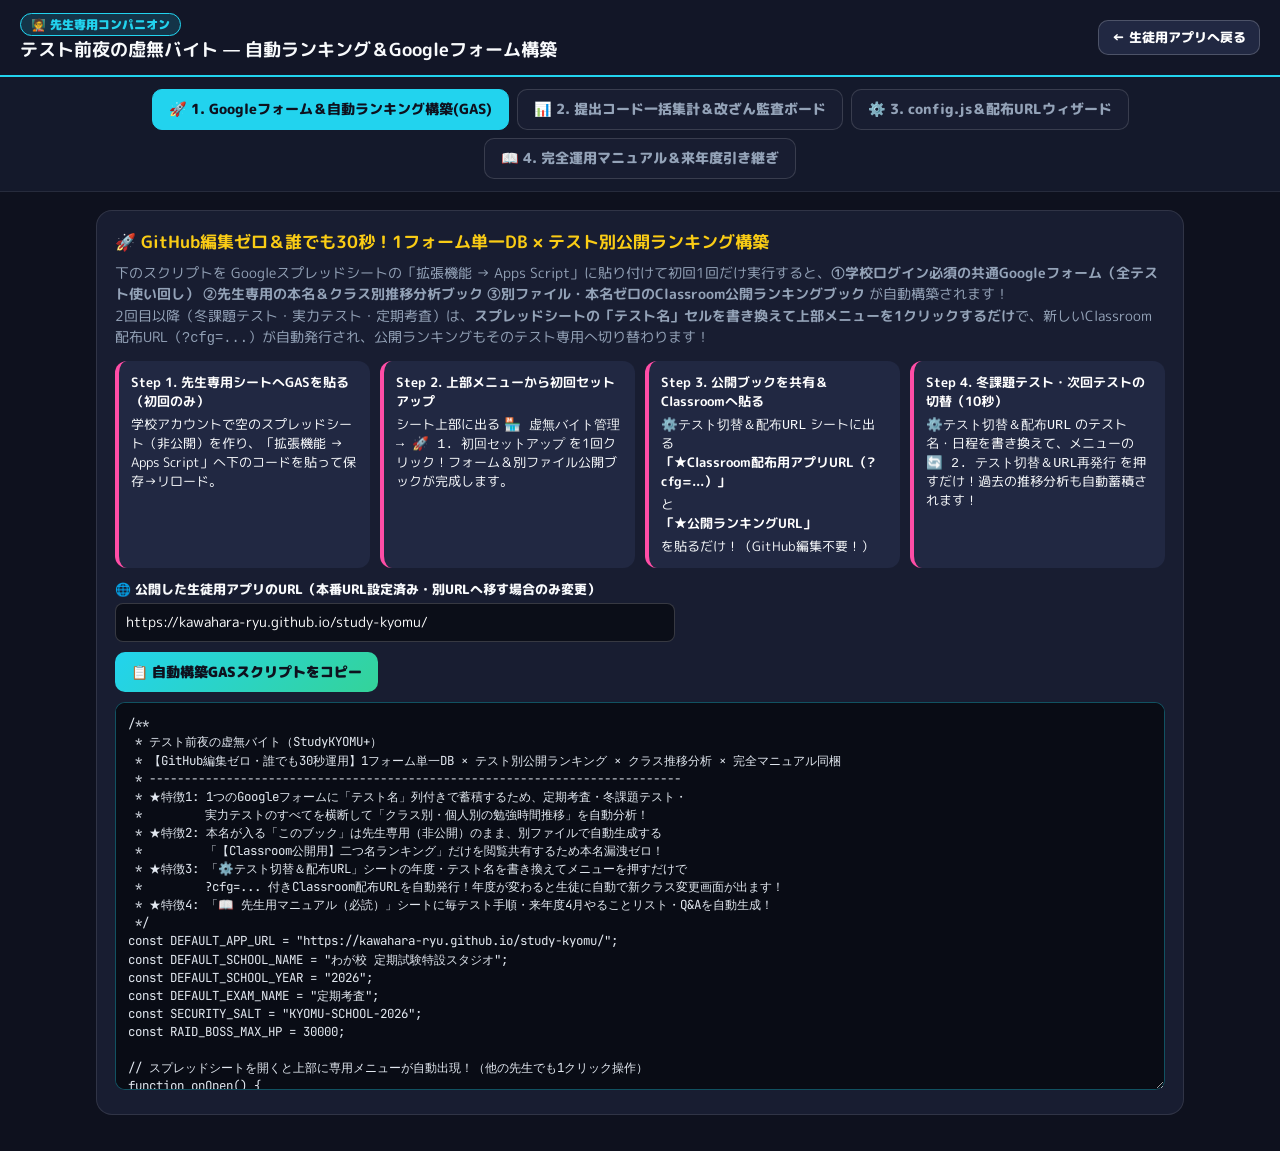
<file: teacher_dashboard.html>
<!DOCTYPE html>
<html lang="ja">
<head>
    <meta charset="UTF-8">
    <meta name="viewport" content="width=device-width, initial-scale=1.0">
    <title>先生用ダッシュボード｜テスト前夜の虚無バイト</title>
    <link rel="preconnect" href="https://fonts.googleapis.com">
    <link rel="preconnect" href="https://fonts.gstatic.com" crossorigin>
    <link href="https://fonts.googleapis.com/css2?family=JetBrains+Mono:wght@600;800&family=M+PLUS+Rounded+1c:wght@500;700;900&display=swap" rel="stylesheet">
    <style>
        *, *::before, *::after {
            box-sizing: border-box;
            font-variant-ligatures: none !important;
            font-feature-settings: "liga" 0, "calt" 0 !important;
        }
        :root {
            --bg: #0E111E;
            --card: #181D31;
            --card2: #212842;
            --text: #F8FAFC;
            --muted: #94A3B8;
            --cyan: #22D3EE;
            --pink: #FF4DA6;
            --yellow: #FACC15;
            --mint: #34D399;
            --rose: #F43F5E;
            --font-main: 'M PLUS Rounded 1c', 'Yu Gothic UI', sans-serif;
            --font-mono: 'JetBrains Mono', Consolas, Monaco, monospace;
        }
        body {
            margin: 0;
            background: var(--bg);
            color: var(--text);
            font-family: var(--font-main);
            min-height: 100vh;
        }
        header {
            background: #121627;
            border-bottom: 2px solid var(--cyan);
            padding: 12px 20px;
            display: flex;
            flex-wrap: wrap;
            justify-content: space-between;
            align-items: center;
            gap: 10px;
        }
        header h1 { margin: 0; font-size: 1.15rem; }
        .badge {
            font-size: 0.74rem;
            font-weight: 900;
            background: rgba(34, 211, 238, 0.16);
            color: var(--cyan);
            border: 1px solid var(--cyan);
            border-radius: 999px;
            padding: 2px 10px;
            margin-right: 8px;
        }
        .back-link {
            background: var(--card2);
            color: #FFF;
            border: 1px solid rgba(255,255,255,0.2);
            border-radius: 10px;
            padding: 7px 13px;
            text-decoration: none;
            font-weight: 800;
            font-size: 0.84rem;
        }
        .tabs {
            display: flex;
            flex-wrap: wrap;
            justify-content: center;
            gap: 8px;
            padding: 12px 16px;
            background: #14192B;
            border-bottom: 1px solid rgba(255,255,255,0.08);
        }
        .tab-btn {
            background: var(--card);
            border: 1.5px solid rgba(255,255,255,0.14);
            color: var(--muted);
            border-radius: 10px;
            padding: 9px 16px;
            font-family: var(--font-main);
            font-weight: 800;
            font-size: 0.88rem;
            cursor: pointer;
        }
        .tab-btn.active {
            background: var(--cyan);
            color: #0E111E;
            border-color: var(--cyan);
        }
        main {
            max-width: 1120px;
            margin: 0 auto;
            padding: 18px 16px 40px;
        }
        .panel { display: none; }
        .panel.active { display: block; }
        .card {
            background: var(--card);
            border: 1.5px solid rgba(255,255,255,0.1);
            border-radius: 16px;
            padding: 18px;
            margin-bottom: 16px;
        }
        .card h2 { margin: 0 0 8px; font-size: 1.05rem; color: var(--yellow); }
        .card p { margin: 0 0 10px; font-size: 0.86rem; color: var(--muted); line-height: 1.55; }
        .steps {
            display: grid;
            grid-template-columns: repeat(auto-fit, minmax(220px, 1fr));
            gap: 10px;
            margin: 12px 0;
        }
        .step-box {
            background: var(--card2);
            border-radius: 12px;
            padding: 12px;
            border-left: 4px solid var(--pink);
            font-size: 0.84rem;
        }
        .step-box strong { display: block; color: #FFF; margin-bottom: 4px; }
        .code-area {
            width: 100%;
            background: #090C15;
            color: #E2E8F0;
            border: 1.5px solid rgba(34,211,238,0.35);
            border-radius: 10px;
            padding: 12px;
            font-family: var(--font-mono);
            font-size: 0.78rem;
            line-height: 1.45;
            resize: vertical;
        }
        .btn-row { display: flex; flex-wrap: wrap; gap: 8px; margin: 10px 0; align-items: center; }
        .btn {
            border: none;
            border-radius: 10px;
            padding: 10px 16px;
            font-family: var(--font-main);
            font-weight: 900;
            font-size: 0.86rem;
            cursor: pointer;
        }
        .btn-primary { background: linear-gradient(135deg, var(--cyan), var(--mint)); color: #0E111E; }
        .btn-accent { background: linear-gradient(135deg, var(--yellow), var(--pink)); color: #0E111E; }
        .btn-ghost { background: var(--card2); color: #FFF; border: 1px solid rgba(255,255,255,0.2); }
        .toast { font-size: 0.84rem; font-weight: 800; color: var(--mint); }
        .grid-2 { display: grid; grid-template-columns: 1fr 1fr; gap: 16px; }
        @media (max-width: 820px) { .grid-2 { grid-template-columns: 1fr; } }
        .field { margin-bottom: 10px; }
        .field label { display: block; font-size: 0.8rem; font-weight: 800; margin-bottom: 4px; }
        .field input, .field select {
            width: 100%;
            background: #0B0E18;
            border: 1.5px solid rgba(255,255,255,0.18);
            border-radius: 8px;
            padding: 8px 10px;
            color: #FFF;
            font-family: var(--font-main);
            font-size: 0.88rem;
        }
        table {
            width: 100%;
            border-collapse: collapse;
            font-size: 0.82rem;
            margin-top: 8px;
        }
        th, td {
            padding: 8px 10px;
            border-bottom: 1px solid rgba(255,255,255,0.1);
            text-align: left;
        }
        th { color: var(--cyan); font-weight: 900; background: #121728; }
        .ok-pill { background: rgba(52,211,153,0.2); color: #6EE7B7; padding: 2px 8px; border-radius: 999px; font-weight: 800; font-size: 0.74rem; }
        .ng-pill { background: rgba(244,63,94,0.25); color: #FDA4AF; padding: 2px 8px; border-radius: 999px; font-weight: 900; font-size: 0.74rem; }
        .raid-bar-wrap {
            height: 20px;
            background: #0A0D16;
            border-radius: 999px;
            overflow: hidden;
            border: 2px solid rgba(255,255,255,0.15);
            margin: 8px 0;
        }
        .raid-bar-fill {
            height: 100%;
            background: linear-gradient(90deg, var(--rose), var(--yellow));
            transition: width 0.4s;
        }
        .kpi-grid { display: grid; grid-template-columns: repeat(auto-fit, minmax(150px, 1fr)); gap: 10px; margin-bottom: 14px; }
        .kpi-box { background: var(--card2); border-radius: 12px; padding: 12px; text-align: center; }
        .kpi-box span { display: block; font-size: 0.74rem; color: var(--muted); }
        .kpi-box strong { font-family: var(--font-mono); font-size: 1.25rem; color: var(--yellow); }

        @media print {
            header, .tabs, .no-print { display: none !important; }
            body { background: #FFF; color: #111; }
            .card { background: #FFF; color: #111; border: 1.5px solid #333; box-shadow: none; }
            th { background: #EEE; color: #111; }
            td, th { border-bottom: 1px solid #CCC; }
        }
    </style>
</head>
<body>
    <header>
        <div>
            <span class="badge">🧑‍🏫 先生専用コンパニオン</span>
            <h1>テスト前夜の虚無バイト — 自動ランキング＆Googleフォーム構築</h1>
        </div>
        <a href="./index.html" class="back-link">← 生徒用アプリへ戻る</a>
    </header>

    <nav class="tabs">
        <button type="button" class="tab-btn active" data-t="gas">🚀 1. Googleフォーム＆自動ランキング構築(GAS)</button>
        <button type="button" class="tab-btn" data-t="agg">📊 2. 提出コード一括集計＆改ざん監査ボード</button>
        <button type="button" class="tab-btn" data-t="cfg">⚙️ 3. config.js＆配布URLウィザード</button>
        <button type="button" class="tab-btn" data-t="manual">📖 4. 完全運用マニュアル＆来年度引き継ぎ</button>
    </nav>

    <main>
        <!-- ============================================================
             TAB 1: Googleフォーム＆自動ランキング表（GAS自動構築キット）
             ============================================================ -->
        <section id="panel-gas" class="panel active">
            <div class="card">
                <h2>🚀 GitHub編集ゼロ＆誰でも30秒！1フォーム単一DB × テスト別公開ランキング構築</h2>
                <p>下のスクリプトを Googleスプレッドシートの「拡張機能 → Apps Script」に貼り付けて初回1回だけ実行すると、<strong>①学校ログイン必須の共通Googleフォーム（全テスト使い回し） ②先生専用の本名＆クラス別推移分析ブック ③別ファイル・本名ゼロのClassroom公開ランキングブック</strong> が自動構築されます！<br>2回目以降（冬課題テスト・実力テスト・定期考査）は、<strong>スプレッドシートの「テスト名」セルを書き換えて上部メニューを1クリックするだけ</strong>で、新しいClassroom配布URL（<code>?cfg=...</code>）が自動発行され、公開ランキングもそのテスト専用へ切り替わります！</p>
                <div class="steps">
                    <div class="step-box">
                        <strong>Step 1. 先生専用シートへGASを貼る（初回のみ）</strong>
                        学校アカウントで空のスプレッドシート（非公開）を作り、「拡張機能 → Apps Script」へ下のコードを貼って保存→リロード。
                    </div>
                    <div class="step-box">
                        <strong>Step 2. 上部メニューから初回セットアップ</strong>
                        シート上部に出る <code>🏪 虚無バイト管理 → 🚀 1. 初回セットアップ</code> を1回クリック！フォーム＆別ファイル公開ブックが完成します。
                    </div>
                    <div class="step-box">
                        <strong>Step 3. 公開ブックを共有＆Classroomへ貼る</strong>
                        <code>⚙️テスト切替＆配布URL</code> シートに出る<strong>「★Classroom配布用アプリURL（?cfg=...）」</strong>と<strong>「★公開ランキングURL」</strong>を貼るだけ！（GitHub編集不要！）
                    </div>
                    <div class="step-box">
                        <strong>Step 4. 冬課題テスト・次回テストの切替（10秒）</strong>
                        <code>⚙️テスト切替＆配布URL</code> のテスト名・日程を書き換えて、メニューの <code>🔄 2. テスト切替＆URL再発行</code> を押すだけ！過去の推移分析も自動蓄積されます！
                    </div>
                </div>
                <div class="field" style="max-width:560px; margin-top:8px;">
                    <label for="gas-app-url">🌐 公開した生徒用アプリのURL（本番URL設定済み・別URLへ移す場合のみ変更）</label>
                    <input type="url" id="gas-app-url" value="https://kawahara-ryu.github.io/study-kyomu/" placeholder="https://kawahara-ryu.github.io/study-kyomu/">
                </div>
                <div class="btn-row">
                    <button type="button" class="btn btn-primary" id="btn-copy-gas">📋 自動構築GASスクリプトをコピー</button>
                    <span class="toast" id="gas-copy-toast"></span>
                </div>
                <textarea id="gas-script-box" class="code-area" rows="20" readonly></textarea>
            </div>
        </section>

        <!-- ============================================================
             TAB 2: 提出コード一括集計＆改ざん監査ボード（ローカル即動作）
             ============================================================ -->
        <section id="panel-agg" class="panel">
            <div class="card no-print">
                <h2>📊 Classroom提出コード一括集計＆改ざん監査（オフラインでも即動作！）</h2>
                <p>生徒が Classroom に提出した <code>KYM1|...</code> 形式のコードを行ごとに貼り付けて「集計する」を押すと、<strong>改ざんチェックサム検証・同日端末またぎ合算・クラス対抗平均・二つ名ランキング・レイドボスHP</strong> を即座に生成します！</p>
                <div class="btn-row">
                    <button type="button" class="btn btn-primary" id="btn-run-agg">⚡ 集計＆改ざん監査を実行</button>
                    <button type="button" class="btn btn-accent" id="btn-load-sample">🎭 サンプル提出データ（改ざん例1件入り）を読み込む</button>
                    <button type="button" class="btn btn-ghost" id="btn-print-ranking">🖨️ 公開ランキングを軽量PDF保存</button>
                </div>
                <textarea id="agg-input" class="code-area" rows="7" placeholder="KYM1|2026-11-22|2-3|定時退社のチルペンギン|75|90|3|数学:45分,英語:30分|CHK:XXXXXX&#10;（1行に1件ずつ貼り付け。他の文字が混ざっていても KYM1|... 部分を自動抽出します）"></textarea>
            </div>

            <!-- 集計結果エリア -->
            <div id="agg-results" style="display:none;">
                <div class="kpi-grid" id="agg-kpis"></div>

                <div class="card">
                    <h2>⚔️ 全校協力レイドボス戦：<span id="agg-boss-name">赤点ちくわ大魔王</span></h2>
                    <div id="agg-boss-hp-text" style="font-family:var(--font-mono); font-weight:900; color:var(--yellow);"></div>
                    <div class="raid-bar-wrap"><div class="raid-bar-fill" id="agg-boss-bar" style="width:100%;"></div></div>
                </div>

                <div class="grid-2">
                    <div class="card">
                        <h2>🔥 クラス対抗ランキング（1人あたり平均pt）</h2>
                        <table id="tbl-class-rank">
                            <thead><tr><th>順位</th><th>クラス</th><th>参加人数</th><th>クラス合計</th><th>1人平均</th></tr></thead>
                            <tbody></tbody>
                        </table>
                    </div>
                    <div class="card">
                        <h2>👑 二つ名個人ランキング（公開用・本名なし）</h2>
                        <table id="tbl-ind-rank">
                            <thead><tr><th>順位</th><th>二つ名</th><th>クラス</th><th>連続</th><th>有効pt</th></tr></thead>
                            <tbody></tbody>
                        </table>
                    </div>
                </div>

                <div class="card no-print">
                    <h2>🛡️ 先生専用：改ざん検知・監査ログ</h2>
                    <p>※チェックサムが一致しない行（数字を手書き改変した疑い）は赤くハイライトされ、ランキング集計から自動除外されます。</p>
                    <table id="tbl-audit">
                        <thead><tr><th>判定</th><th>日付</th><th>クラス</th><th>二つ名</th><th>時間</th><th>有効pt</th><th>内訳</th></tr></thead>
                        <tbody></tbody>
                    </table>
                </div>
            </div>
        </section>

        <!-- ============================================================
             TAB 3: config.js 設定ウィザード
             ============================================================ -->
        <section id="panel-cfg" class="panel">
            <div class="grid-2">
                <div class="card">
                    <h2>⚙️ 定期試験＆Googleフォーム設定入力</h2>
                    <div class="field">
                        <label for="w-school">学校名・タイトル</label>
                        <input type="text" id="w-school">
                    </div>
                    <div class="field">
                        <label for="w-year">年度（4桁・例：2026 / 2027 ※年度が変わると生徒に自動で進級クラス変更画面が出ます）</label>
                        <input type="text" id="w-year" maxlength="4" placeholder="例：2026">
                    </div>
                    <div class="field">
                        <label for="w-exam">定期試験名（例：1学期 中間考査 / 冬課題テスト / 実力テスト）</label>
                        <input type="text" id="w-exam">
                    </div>
                    <div class="field">
                        <label for="w-date">試験開始日（空欄なら画面タップで各自設定）</label>
                        <input type="date" id="w-date">
                    </div>
                    <div class="field">
                        <label for="w-app-url">生徒用アプリの公開URL（GitHub Pages 本番URL・毎回の配布リンク生成用）</label>
                        <input type="url" id="w-app-url" value="https://kawahara-ryu.github.io/study-kyomu/" placeholder="https://kawahara-ryu.github.io/study-kyomu/">
                    </div>
                    <div class="field">
                        <label for="w-classes">クラス一覧（カンマ区切り）</label>
                        <input type="text" id="w-classes">
                    </div>
                    <div class="field">
                        <label for="w-freenick">二つ名（ニックネーム）ルール</label>
                        <select id="w-freenick">
                            <option value="true">ガチャ ＆ 自由入力 どちらもOK</option>
                            <option value="false">虚無二つ名ガチャのみ許可（不適切ネーム防止）</option>
                        </select>
                    </div>
                    <div class="field">
                        <label for="w-salt">学校秘密キー（改ざん検知用・GASと一致させる）</label>
                        <input type="text" id="w-salt">
                    </div>
                    <div class="field">
                        <label for="w-form-url">事前入力GoogleフォームURL（GASの「設定メモ」から貼付）</label>
                        <input type="url" id="w-form-url" placeholder="https://docs.google.com/forms/d/e/XXXX/viewform">
                    </div>
                    <div class="field">
                        <label for="w-entries-json">GASで出力された entries JSON（任意）</label>
                        <input type="text" id="w-entries-json" placeholder='{"date":"entry.111", ...}'>
                    </div>
                    <div class="field">
                        <label for="w-board-url">公開ランキング閲覧URL（スプレッドシート共有リンク）</label>
                        <input type="url" id="w-board-url" placeholder="https://docs.google.com/spreadsheets/d/XXXX/edit?usp=sharing">
                    </div>
                    <div class="field">
                        <label for="w-csv-url">公開ランキングCSV URL（任意：アプリ内リアルタイム表示用）</label>
                        <input type="url" id="w-csv-url" placeholder="https://docs.google.com/spreadsheets/d/e/XXXX/pub?output=csv">
                    </div>
                    <div class="btn-row">
                        <button type="button" class="btn btn-primary" id="btn-gen-config">✨ config.js を生成</button>
                    </div>
                </div>

                <div class="card">
                    <h2>🔗 ファイル編集不要！Classroom 配布用リンク（毎回使い回し用）</h2>
                    <p>試験名と試験日を入れて「生成」すると、ファイルを書き換えずに全生徒の表示を一斉切替できるURLができます。</p>
                    <div class="btn-row">
                        <button type="button" class="btn btn-primary" id="btn-copy-dist-url">📋 配布リンクをコピー</button>
                        <span class="toast" id="dist-copy-toast"></span>
                    </div>
                    <input type="text" id="dist-url-output" class="code-area" style="height:40px;" readonly>

                    <h2 style="margin-top:16px;">📄 生成された config.js（初回設定の上書き保存用）</h2>
                    <p>下のコードをコピーして、アプリフォルダ内の <code>config.js</code> に上書き保存すれば完了です！</p>
                    <div class="btn-row">
                        <button type="button" class="btn btn-accent" id="btn-copy-config">📋 config.js 全文をコピー</button>
                        <span class="toast" id="cfg-copy-toast"></span>
                    </div>
                    <textarea id="cfg-output" class="code-area" rows="20" readonly></textarea>
                </div>
            </div>
        </section>

        <!-- ============================================================
             TAB 4: 完全運用マニュアル＆来年度（新年度4月）引き継ぎガイド
             ============================================================ -->
        <section id="panel-manual" class="panel">
            <div class="card">
                <div class="btn-row" style="justify-content:space-between; margin-top:0;">
                    <h2 style="margin:0;">📖 先生用かんたん完全運用マニュアル（引き継ぎ用・このまま印刷PDF可）</h2>
                    <button type="button" class="btn btn-primary no-print" id="btn-print-manual">🖨️ このマニュアルを印刷 / PDF保存</button>
                </div>
                <p>このアプリは<strong>「一度GitHubに置けば二度とコード編集不要」</strong>で、Googleスプレッドシート上の操作だけで毎回のテスト切替・本名管理・学年別二つ名ランキング公開・クラス別推移分析まで完結します。（※同じマニュアルはGAS実行時にスプレッドシート内 <code>📖 先生用マニュアル（必読）</code> シートへも自動作成されます！）</p>
            </div>

            <div class="grid-2">
                <div class="card">
                    <h2>🔰 1. 全体のしくみ（本名漏洩ゼロの2ブック分離）</h2>
                    <table>
                        <thead><tr><th>ファイル / 場所</th><th>閲覧できる人</th><th>中身の役割</th></tr></thead>
                        <tbody>
                            <tr><td><strong>生徒用Webアプリ</strong><br>(GitHub Pages)</td><td>全生徒</td><td>タイマー・1週間計画・環境音・PDF作成（サーバーDBなし・個人データ保存なし）</td></tr>
                            <tr><td><strong>先生用スプレッドシート</strong><br>（元のブック）</td><td><strong>先生のみ（完全非公開）</strong></td><td>フォーム回答（学校メール本名）・改ざん監査・クラス別/個人別推移分析・テスト切替操作</td></tr>
                            <tr><td><strong>公開用ランキングブック</strong><br>（別ファイル自動生成）</td><td>学校ドメイン内の閲覧共有</td><td><strong>本名ゼロ・二つ名のみ！</strong> 全体/1年/2年/3年ランキング・レイドボス・クラス推移（匿名）</td></tr>
                        </tbody>
                    </table>
                </div>

                <div class="card">
                    <h2>🔄 2. 毎回のテスト前（所要10秒・冬課題/実力/定期考査すべて共通）</h2>
                    <ol style="margin:6px 0 0; padding-left:20px; line-height:1.75; font-size:0.86rem; color:#E2E8F0;">
                        <li>先生用スプレッドシートの <strong><code>⚙️テスト切替＆配布URL</code></strong> シートを開く。</li>
                        <li><strong>B4セル（現在のテスト名）</strong> を書き換える（例：<code>冬課題テスト</code> / <code>1月実力テスト</code> / <code>2学期期末考査</code>）。</li>
                        <li><strong>B5セル（試験開始日）</strong> を <code>YYYY-MM-DD</code> で入力（不要なら空欄）。</li>
                        <li>上部メニューの <strong><code>🏪 虚無バイト管理 → 🔄 2. テスト切替＆URL再発行</code></strong> を1回クリック！</li>
                        <li>自動更新された <strong>B9（生徒用配布URL）</strong> と <strong>B10（公開ランキングURL）</strong> をClassroomに貼るだけ！（※公開ランキングも自動で新テスト分のみに切り替わり、過去テストは推移シートに蓄積されます）</li>
                    </ol>
                </div>
            </div>

            <div class="card">
                <h2>🌸 3. 来年度（新年度4月・進級＆クラス替え）のやることリスト（所要2分）</h2>
                <p>クラス替えで前年度の「1-3組」と新1年の「1-3組」が混ざるのを防ぐため、<strong>スプレッドシートだけ年度ごとに新しく分けます</strong>（GitHubのアプリ本体は一切変更不要です！）。</p>
                <table>
                    <thead><tr><th style="width:60px;">手順</th><th style="width:240px;">作業内容</th><th>具体的なやり方・ポイント</th></tr></thead>
                    <tbody>
                        <tr><td><strong>Step 1</strong></td><td>前年度シートを保管</td><td>今年度の先生用スプレッドシートの名前を「<code>2026年度_虚無バイト記録（保管用）</code>」へ変更してそのまま保存。</td></tr>
                        <tr><td><strong>Step 2</strong></td><td>新年度用シートを作成</td><td>Googleドライブで新規スプレッドシート（例：<code>2027年度_虚無バイト管理</code>）を作成し、「拡張機能 → Apps Script」にタブ1のGASコードを貼って保存→リロード。（※前年度シートを「コピー」した場合は古い回答・ログタブを削除してから次へ）</td></tr>
                        <tr><td><strong>Step 3</strong></td><td>年度とテスト名を入力</td><td><code>⚙️テスト切替＆配布URL</code> の <strong>B2（アプリURL）</strong>、<strong>B3（年度：例 <code>2027</code>）</strong>、<strong>B4（テスト名：例 <code>2027 1学期中間考査</code>）</strong>、<strong>B5（試験日）</strong> を入力。</td></tr>
                        <tr><td><strong>Step 4</strong></td><td>初回セットアップを実行</td><td>上部メニュー <strong><code>🏪 虚無バイト管理 → 🚀 1. 初回セットアップ</code></strong> を1回クリック！新年度専用のGoogleフォームと別ファイル公開ランキングブックが自動生成されます。</td></tr>
                        <tr><td><strong>Step 5</strong></td><td>公開ブックだけ閲覧共有</td><td>B10に出た<strong>別ファイル「【Classroom公開用】二つ名ランキング」</strong>を開き、右上「共有」を<strong>「学校ドメイン内のリンクを知っている全員：閲覧者」</strong>に設定。（※先生用ブックは絶対に共有しないこと！）</td></tr>
                        <tr><td><strong>Step 6</strong></td><td>ClassroomへURLを配布</td><td><strong>B9（新年度アプリURL）</strong> と <strong>B10（新年度公開ランキングURL）</strong> を新クラスのClassroomへ貼るだけ！進級した2・3年生が開くと<strong>自動で「🌸 新年度クラス変更画面」がポップアップ</strong>するため、旧クラスのまま提出するミスが起きません！</td></tr>
                    </tbody>
                </table>
            </div>

            <div class="grid-2">
                <div class="card">
                    <h2>📢 4. Classroom投稿用・生徒アナウンス例文（コピペOK）</h2>
                    <div class="btn-row no-print">
                        <button type="button" class="btn btn-primary" id="btn-copy-post-normal">📋 通常テスト用をコピー</button>
                        <button type="button" class="btn btn-accent" id="btn-copy-post-newyear">🌸 新年度(4月)用をコピー</button>
                        <span class="toast" id="post-copy-toast"></span>
                    </div>
                    <textarea id="classroom-post-sample" class="code-area" rows="11" readonly>【テスト勉強記録アプリ：テスト前夜の虚無バイト】
今回のテストに向けた学習時間管理アプリです！スマホでもChromebookでも使えます。

▼ アプリを開く（まずはこのリンクから開いてね！）
（ここにスプレッドシート B9 の配布URLを貼る）

▼ 公開用・二つ名ランキング表（本名は出ません）
（ここにスプレッドシート B10 の公開ランキングURLを貼る）

【毎日のやり方】
1. 教科を選んでタイマー出勤（環境音や1週間計画も使えます）
2. 終わったら8文字以上の日報を書いてカフェを進化させよう
3. 1日の終わりに「退勤・PDF」タブから ①Googleフォーム送信 ②超軽量PDFをこの課題に提出！
※学校PCと自宅スマホ両方使う人は、設定タブの「📷 引き継ぎQR」で合体できます。</textarea>
                </div>

                <div class="card">
                    <h2>📊 5. 推移分析＆トラブルシューティング Q&A</h2>
                    <ul style="margin:0; padding-left:18px; line-height:1.65; font-size:0.83rem; color:#E2E8F0;">
                        <li><strong>クラス別・個人別の推移グラフを作るには？</strong><br>
                            先生用ブックの <code>先生用_クラス別テスト推移</code> シートを開き、表全体を選択 → 上部メニュー「挿入 → グラフ」で全クラスのテスト別平均時間推移グラフが一瞬で完成します！</li>
                        <li><strong>Q. 上部メニュー「🏪 虚無バイト管理」が出ない</strong><br>
                            スプレッドシートを再読み込み（F5）して5秒ほど待つと表示されます。</li>
                        <li><strong>Q. 初回実行時に「Googleで確認されていません」と出た</strong><br>
                            自作スクリプトの標準警告です。左下の「詳細」→「（プロジェクト名）に移動」→「許可」で進めてください。</li>
                        <li><strong>Q. 生徒から「ランキングが見られない」と言われた</strong><br>
                            別ファイルの「公開用ランキングブック」の共有設定が制限付きのままです。右上「共有」で校内閲覧可にしてください。</li>
                        <li><strong>Q. 生徒が「要確認(改ざん疑い)」と赤表示になった</strong><br>
                            フォームの数字を生徒が手書き編集した可能性があります。Classroom提出PDFと照合してください。</li>
                        <li><strong>Q. 来年度クラスが9組に増えたら？</strong><br>
                            その場合のみGitHubの <code>config.js</code> の <code>classes</code> 配列に <code>"1-9"</code> を追記すれば反映されます。</li>
                    </ul>
                </div>
            </div>

            <div class="card">
                <h2>🏫 6. 担当の先生が異動するとき（前の学校への引き継ぎ ＆ 異動先で新しく使う方法）</h2>
                <p>GitHub上のアプリ本体は学校データを持たない「空の汎用エンジン」のため、<strong>同じ1つのGitHub URLのまま、前の学校（A校）と異動先の学校（B校）でデータが1件も混ざらず独立運用</strong>できます！</p>
                <table>
                    <thead><tr><th style="width:220px;">ケース</th><th>具体的な手順・注意点</th></tr></thead>
                    <tbody>
                        <tr>
                            <td><strong>前の学校（A校）へ<br>バトンタッチするとき</strong></td>
                            <td>異動後に前任者のA校Googleアカウントが削除されると、オーナーのままのシートやトリガーが止まってしまいます。<br><strong>異動前にA校の後任の先生のアカウントで新年度シートを新規作成（またはコピー）し、<code>🚀 1. 初回セットアップ</code> を1回押してもらう</strong>だけで、フォーム・公開ランキング・自動集計のオーナー権限が完全にA校へ引き継がれます！（※GitHubリポジトリ自体は削除せず公開のまま残してください）</td>
                        </tr>
                        <tr>
                            <td><strong>異動先の新しい学校（B校）で<br>新しく使い始めるとき</strong></td>
                            <td><strong>GitHub操作ゼロ・所要2分！</strong><br>① B校のGoogleアカウントで空のスプレッドシートを作成 → タブ1のGASコードを貼って保存→リロード<br>② <code>⚙️テスト切替＆配布URL</code> の <strong>B2（今と同じGitHubアプリURL）</strong>・<strong>B7（B校の学校名）</strong> を入力<br>③ 上部メニュー <strong><code>🏪 虚無バイト管理 → 🚀 1. 初回セットアップ</code></strong> を1回クリック！<br>→ B校のGoogleドライブ内に、B校専用のフォーム・公開ランキング・<code>?cfg=...</code>配布URLが自動完成します（A校のデータとは物理的に完全分離！）。</td>
                        </tr>
                    </tbody>
                </table>
            </div>
        </section>
    </main>

    <script src="./config.js"></script>
    <script>
        const CFG = window.KYOMU_CONFIG;

        function escapeHtml(str) {
            return String(str ?? '')
                .replace(/&/g, '&amp;')
                .replace(/</g, '&lt;')
                .replace(/>/g, '&gt;')
                .replace(/"/g, '&quot;');
        }

        function computeVerifyChecksum(dateStr, className, nickname, totalMin, effectivePt, salt) {
            const raw = dateStr + '|' + className + '|' + nickname + '|' + totalMin + '|' + effectivePt + '|' + (salt || CFG.securitySalt);
            let hash = 2166136261;
            for (let i = 0; i < raw.length; i++) {
                hash ^= raw.charCodeAt(i);
                hash = Math.imul(hash, 16777619) >>> 0;
            }
            return hash.toString(16).toUpperCase().padStart(8, '0').slice(0, 6);
        }

        // GAS自動構築コードを生成（1フォーム単一DB × テスト別公開ランキング × 推移分析 × ?cfg=ゼロ編集URL発行 × シート内完全マニュアル自動生成）
        function buildGasScript() {
            const salt = CFG.securitySalt || 'KYOMU-SCHOOL-2026';
            const school = CFG.schoolName || 'わが校 定期試験特設スタジオ';
            const nowD = new Date();
            const defYear = CFG.schoolYear || String(nowD.getMonth() + 1 >= 4 ? nowD.getFullYear() : nowD.getFullYear() - 1);
            const exam = CFG.examName || '定期考査';
            const maxHp = (CFG.raidBoss && CFG.raidBoss.maxHp) || 30000;
            const appBase = (document.getElementById('gas-app-url')?.value || '').trim() || 'https://kawahara-ryu.github.io/study-kyomu/';
            return [
                '/**',
                ' * テスト前夜の虚無バイト（StudyKYOMU+）',
                ' * 【GitHub編集ゼロ・誰でも30秒運用】1フォーム単一DB × テスト別公開ランキング × クラス推移分析 × 完全マニュアル同梱',
                ' * ----------------------------------------------------------------------------',
                ' * ★特徴1: 1つのGoogleフォームに「テスト名」列付きで蓄積するため、定期考査・冬課題テスト・',
                ' *         実力テストのすべてを横断して「クラス別・個人別の勉強時間推移」を自動分析！',
                ' * ★特徴2: 本名が入る「このブック」は先生専用（非公開）のまま、別ファイルで自動生成する',
                ' *         「【Classroom公開用】二つ名ランキング」だけを閲覧共有するため本名漏洩ゼロ！',
                ' * ★特徴3: 「⚙️テスト切替＆配布URL」シートの年度・テスト名を書き換えてメニューを押すだけで',
                ' *         ?cfg=... 付きClassroom配布URLを自動発行！年度が変わると生徒に自動で新クラス変更画面が出ます！',
                ' * ★特徴4: 「📖 先生用マニュアル（必読）」シートに毎テスト手順・来年度4月やることリスト・Q&Aを自動生成！',
                ' */',
                'const DEFAULT_APP_URL = "' + appBase.replace(/"/g, '') + '";',
                'const DEFAULT_SCHOOL_NAME = "' + school.replace(/"/g, '') + '";',
                'const DEFAULT_SCHOOL_YEAR = "' + defYear + '";',
                'const DEFAULT_EXAM_NAME = "' + exam.replace(/"/g, '') + '";',
                'const SECURITY_SALT = "' + salt.replace(/"/g, '') + '";',
                'const RAID_BOSS_MAX_HP = ' + maxHp + ';',
                '',
                '// スプレッドシートを開くと上部に専用メニューが自動出現！（他の先生でも1クリック操作）',
                'function onOpen() {',
                '  SpreadsheetApp.getUi()',
                '    .createMenu("🏪 虚無バイト管理")',
                '    .addItem("🚀 1. 初回セットアップ（フォーム＆公開ランキング＆マニュアル作成）", "setupKyomuStudySystem")',
                '    .addItem("🔄 2. テスト切替＆Classroom配布URLを再発行", "refreshExamAndUrls")',
                '    .addItem("📊 3. 今すぐランキング＆推移分析を再集計", "rebuildRankings")',
                '    .addSeparator()',
                '    .addItem("📖 4. 先生用マニュアルシートを作成・最新化", "rebuildManualSheetOnly")',
                '    .addToUi();',
                '}',
                '',
                'function rebuildManualSheetOnly() {',
                '  const ss = SpreadsheetApp.getActiveSpreadsheet();',
                '  ensureManualSheet(ss);',
                '  try { SpreadsheetApp.getUi().alert("📖 「📖 先生用マニュアル（必読）」シートを作成・最新化しました！"); } catch (e) {}',
                '}',
                '',
                'function setupKyomuStudySystem() {',
                '  const ss = SpreadsheetApp.getActiveSpreadsheet();',
                '  const props = PropertiesService.getScriptProperties();',
                '',
                '  // 操作用シート＆完全マニュアルシートを先頭に用意',
                '  ensureControlSheet(ss);',
                '  ensureManualSheet(ss);',
                '',
                '  // 共通Googleフォーム（初回のみ新規作成・既にあれば再利用して単一DBを維持！）',
                '  let baseUrl = props.getProperty("FORM_PREFILL_BASE_URL") || "";',
                '  let entryJson = props.getProperty("FORM_ENTRY_JSON") || "";',
                '  if (!baseUrl || !entryJson) {',
                '    const form = FormApp.create("【退勤報告】テスト前夜の虚無バイト（全テスト共通）");',
                '    form.setDescription("アプリから自動入力された内容を確認してそのまま送信してください。本名は先生専用シートのみで管理され、公開ランキングは二つ名のみ表示されます。");',
                '    form.setCollectEmail(true);',
                '    try { form.setRequireLogin(true); } catch (e) {}',
                '',
                '    const keys = [',
                '      ["examName", "テスト名（自動入力・変更しないでください）"],',
                '      ["date", "日付 (YYYY-MM-DD)"],',
                '      ["className", "クラス"],',
                '      ["nickname", "二つ名（公開ランキング用）"],',
                '      ["totalMinutes", "本日合計時間（分）"],',
                '      ["effectivePoints", "ランキング有効pt"],',
                '      ["subjectBreakdown", "教科別内訳"],',
                '      ["dailyReports", "本日の業務日報"],',
                '      ["streakDays", "連続出勤日数"],',
                '      ["verifyCode", "改ざん検知コード（編集しないでください）"]',
                '    ];',
                '',
                '    const formResp = form.createResponse();',
                '    keys.forEach(function(pair) {',
                '      const it = form.addTextItem().setTitle(pair[1]).setRequired(true);',
                '      formResp.withItemResponse(it.createResponse("DUMMY_" + pair[0]));',
                '    });',
                '',
                '    const sampleUrl = formResp.toPrefilledUrl();',
                '    baseUrl = sampleUrl.split("?")[0];',
                '    const entryMap = {};',
                '    const matches = sampleUrl.match(/entry\\.\\d+=DUMMY_[a-zA-Z]+/g) || [];',
                '    matches.forEach(function(m) {',
                '      const parts = m.split("=");',
                '      const k = parts[1].replace("DUMMY_", "");',
                '      entryMap[k] = parts[0];',
                '    });',
                '    entryJson = JSON.stringify(entryMap);',
                '    form.setDestination(FormApp.DestinationType.SPREADSHEET, ss.getId());',
                '    props.setProperty("FORM_PREFILL_BASE_URL", baseUrl);',
                '    props.setProperty("FORM_ENTRY_JSON", entryJson);',
                '  }',
                '',
                '  // 別ファイル「【Classroom公開用】二つ名ランキング」ブック作成（本名・メール完全ゼロ！）',
                '  const ctrl = ensureControlSheet(ss);',
                '  const yrLabel = String(ctrl.getRange("B3").getValue() || DEFAULT_SCHOOL_YEAR).trim();',
                '  let pubSS = null;',
                '  const savedPubId = props.getProperty("PUBLIC_RANKING_SS_ID");',
                '  if (savedPubId) {',
                '    try { pubSS = SpreadsheetApp.openById(savedPubId); } catch (e) { pubSS = null; }',
                '  }',
                '  if (!pubSS) {',
                '    pubSS = SpreadsheetApp.create("【Classroom公開用】" + yrLabel + "年度_二つ名ランキング（本名なし）");',
                '    props.setProperty("PUBLIC_RANKING_SS_ID", pubSS.getId());',
                '    const firstSh = pubSS.getSheets()[0];',
                '    if (firstSh) firstSh.setName("全体_二つ名ランキング");',
                '  }',
                '  ensureSheet(pubSS, "全体_二つ名ランキング", ["順位","クラス","二つ名","累計pt","本日pt","連続日数"]);',
                '  ensureSheet(pubSS, "1年_二つ名ランキング", ["順位","クラス","二つ名","累計pt","本日pt","連続日数"]);',
                '  ensureSheet(pubSS, "2年_二つ名ランキング", ["順位","クラス","二つ名","累計pt","本日pt","連続日数"]);',
                '  ensureSheet(pubSS, "3年_二つ名ランキング", ["順位","クラス","二つ名","累計pt","本日pt","連続日数"]);',
                '  ensureSheet(pubSS, "クラス対抗＆レイドボス", ["項目","値","補足"]);',
                '  ensureSheet(pubSS, "クラス別_テスト推移(匿名)", ["クラス"]);',
                '',
                '  // 先生専用（非公開）の分析シートを初期化',
                '  ensureSheet(ss, "先生用_本名監査ログ", ["タイムスタンプ","テスト名","学校メール","判定","日付","クラス","二つ名","合計分","有効pt","連続日数","教科内訳","業務日報"]);',
                '  ensureSheet(ss, "先生用_クラス別テスト推移", ["クラス"]);',
                '  ensureSheet(ss, "先生用_個人別テスト推移", ["学校メール(本名)","クラス","最新二つ名"]);',
                '',
                '  // フォーム送信時の自動集計トリガーを登録',
                '  ScriptApp.getProjectTriggers().forEach(function(t) {',
                '    if (t.getHandlerFunction() === "rebuildRankings") ScriptApp.deleteTrigger(t);',
                '  });',
                '  ScriptApp.newTrigger("rebuildRankings").forSpreadsheet(ss).onFormSubmit().create();',
                '',
                '  refreshExamAndUrls();',
                '  try {',
                '    SpreadsheetApp.getUi().alert("✅ セットアップ完了！\\n1. 「⚙️テスト切替＆配布URL」の B10（公開ランキングURL）を開いて閲覧共有にしてください。\\n2. B9（生徒用URL）と B10 をClassroomへ貼れば完了！\\n※迷ったときは「📖 先生用マニュアル（必読）」タブをご覧ください。");',
                '  } catch (e) {}',
                '}',
                '',
                'function ensureControlSheet(ss) {',
                '  let ctrl = ss.getSheetByName("⚙️テスト切替＆配布URL");',
                '  if (!ctrl) {',
                '    ctrl = ss.insertSheet("⚙️テスト切替＆配布URL", 0);',
                '    ctrl.getRange("A1:C1").setValues([["項目", "設定値（ここを編集）", "説明"]]);',
                '    ctrl.getRange("A2:C7").setValues([',
                '      ["公開アプリのURL", DEFAULT_APP_URL, "1回入力したら変更不要（末尾 / または index.html）"],',
                '      ["★ 年度（4桁）", DEFAULT_SCHOOL_YEAR, "新年度4月に変更（例: 2027）→生徒に自動で進級クラス変更画面が出ます！"],',
                '      ["★ 現在のテスト名", DEFAULT_EXAM_NAME, "例: 1学期中間考査 / 冬課題テスト / 1月実力テスト"],',
                '      ["★ 試験開始日", "", "YYYY-MM-DD 形式（例: 2027-01-08・空欄もOK）"],',
                '      ["二つ名の自由入力", "許可", "「許可」または「ガチャのみ」"],',
                '      ["学校名・タイトル", DEFAULT_SCHOOL_NAME, "PDFレシート上部に表示"]' ,
                '    ]);',
                '    ctrl.getRange("A8:C12").setValues([',
                '      ["--- 自動発行エリア ---", "（上部メニュー『🔄 2. テスト切替＆URL再発行』で自動更新）", ""],',
                '      ["★ Classroom配布用アプリURL", "", "これを学年・クラスのClassroomに貼るだけ！（GitHub編集不要）"],',
                '      ["★ Classroom公開用ランキングURL", "", "別ファイル・本名ゼロ！閲覧共有にしてClassroomに貼る"],',
                '      ["GoogleフォームURL（確認用）", "", "生徒はアプリから自動で開きます"],',
                '      ["改ざん検知ソルト", SECURITY_SALT, "変更不要"]' ,
                '    ]);',
                '    ctrl.setColumnWidth(1, 250);',
                '    ctrl.setColumnWidth(2, 470);',
                '    ctrl.setColumnWidth(3, 400);',
                '    ctrl.getRange("A1:C1").setFontWeight("bold").setBackground("#E0F2FE");',
                '    ctrl.getRange("A3:B5").setBackground("#FEF9C3").setFontWeight("bold");',
                '    ctrl.getRange("A9:B10").setBackground("#DCFCE7").setFontWeight("bold");',
                '  }',
                '  return ctrl;',
                '}',
                '',
                '// ★迷わず運用できる「📖 先生用マニュアル（必読）」シートを自動生成（来年度やることリスト＆Q&A＆コピペ例文つき）',
                'function ensureManualSheet(ss) {',
                '  let sh = ss.getSheetByName("📖 先生用マニュアル（必読）");',
                '  if (!sh) sh = ss.insertSheet("📖 先生用マニュアル（必読）", 1);',
                '  sh.clear();',
                '  const rows = [',
                '    ["📖 テスト前夜の虚無バイト — 先生用かんたん運用マニュアル", "", ""],',
                '    ["※このシートさえ見れば、初めて担当する先生でもGitHub操作ゼロで全運用・年度切替ができます！", "", ""],',
                '    ["", "", ""],',
                '    ["■ 1. 全体のしくみ（個人情報・本名漏洩ゼロ設計）", "", ""],',
                '    ["シート / ファイル名", "公開範囲", "役割"],',
                '    ["このブック（先生用スプレッドシート）", "🔒 先生のみ（絶対非公開）", "生徒の学校メール（本名）・業務日報・改ざん検知・テスト別推移分析を管理します。"],',
                '    ["別ファイル『【Classroom公開用】二つ名ランキング』", "📢 校内リンク閲覧可", "本名・メールは一切入りません。現在テストの全体/1年/2年/3年二つ名ランキング＆クラス推移を自動表示。"],',
                '    ["生徒用Webアプリ（GitHub Pages）", "🌐 生徒が利用", "一度公開すれば二度と編集不要！配布URL（?cfg=...）を踏むだけで今回のテストとフォームへ自動接続します。"],',
                '    ["", "", ""],',
                '    ["■ 2. 毎回のテスト前の準備（所要10秒：定期考査・冬課題テスト・実力テストすべて共通）", "", ""],',
                '    ["手順", "やること", "詳細"],',
                '    ["Step 1", "テスト名と試験日を入力", "『⚙️テスト切替＆配布URL』シートの B4（テスト名）と B5（試験開始日）を書き換えます。"],',
                '    ["Step 2", "上部メニューを1クリック", "上部メニュー『🏪 虚無バイト管理 → 🔄 2. テスト切替＆Classroom配布URLを再発行』をクリックします。"],',
                '    ["Step 3", "ClassroomへURLを貼る", "B9（生徒用配布URL）と B10（公開ランキングURL）を学年・クラスのClassroomへ貼れば完了！"],',
                '    ["※補足", "公開ランキングも自動切替", "公開ブックは自動で新しいテスト分だけのランキングに切り替わり、過去テストは推移シートに蓄積されます。"],',
                '    ["", "", ""],',
                '    ["■ 3. 🌸 来年度（新年度4月・進級＆クラス替え）のやることリスト（所要2分）", "", ""],',
                '    ["チェック", "手順", "具体的なやり方（クラス替えで前年と混ざるのを防ぐため、シートだけ年度ごとに新しくします）"],',
                '    ["□ 1", "前年度シートを保管", "今年度のこのブックの名前を『2026年度_虚無バイト記録（保管用）』に変更してそのまま残します。"],',
                '    ["□ 2", "新年度用シートを新規作成", "Googleドライブで新しい空のスプレッドシート（例:『2027年度_虚無バイト管理』）を作り、拡張機能→Apps ScriptにこのGASコードを丸ごとコピペして保存→ページ再読み込み。"],',
                '    ["□ 3", "年度とテスト名を入力", "『⚙️テスト切替＆配布URL』の B2（アプリURL）はそのまま、B3（年度:例 2027）・B4（例: 2027 1学期中間考査）・B5（試験日）を入力。"],',
                '    ["□ 4", "初回セットアップを実行", "上部メニュー『🏪 虚無バイト管理 → 🚀 1. 初回セットアップ』を1回クリック！新年度専用のフォームと別ファイル公開ランキングブックが自動生成されます。"],',
                '    ["□ 5", "公開ブックだけ閲覧共有", "B10に出た別ファイル『【Classroom公開用】2027年度_二つ名ランキング』を開き、右上『共有』から『学校ドメイン内のリンクを知っている全員：閲覧者』に設定。（※先生用ブックは絶対に共有しない！）"],',
                '    ["□ 6", "ClassroomへURLを配布", "B9（新年度配布URL）と B10（新年度公開ランキングURL）を新クラスのClassroomに貼るだけ！生徒が開くと自動で『🌸 新年度クラス変更画面』が出て旧クラス提出ミスを防止します！"],',
                '    ["", "", ""],',
                '    ["■ 4. テスト中・テスト後の確認と推移グラフの作り方", "", ""],',
                '    ["見たいもの", "開くシート", "活用方法"],',
                '    ["誰が何分やったか確認", "先生用_本名監査ログ", "学校メール（本名）・日付・合計分・日報・改ざん判定を一覧確認。Classroom提出PDFと併用できます。"],',
                '    ["クラス別の推移グラフ", "先生用_クラス別テスト推移", "表全体を選択 → 上部メニュー『挿入 → グラフ』で、各クラスの1学期中間→冬課題→期末などの平均勉強時間推移グラフが一瞬で完成！"],',
                '    ["個人別の成長推移", "先生用_個人別テスト推移", "本名メールごとに全テストの合計勉強時間が横並びで比較でき、個別面談や声かけに最適です。"],',
                '    ["", "", ""],',
                '    ["■ 5. 📢 Classroom投稿用・生徒アナウンス例文（そのままコピペOK）", "", ""],',
                '    ["通常テスト用", "【テスト勉強記録アプリ】今回のテスト用リンクです！スマホ・ChromebookどちらでもOK。\\n▼ アプリを開く：＜ここに B9 のURL＞\\n▼ 二つ名ランキング（本名なし）：＜ここに B10 のURL＞\\n※毎日の勉強が終わったら「退勤・PDF」から ①Googleフォーム送信 ②超軽量PDFをこの課題に提出してね！", ""],',
                '    ["新年度4月用", "【新年度テスト勉強記録アプリ】進級おめでとう！今年度も学習記録アプリを使います。\\n下のリンクを開くと自動で『新年度のクラス選択画面』が出るので、新しいクラスを選んでスタートしてね！（去年のガチャ図鑑はそのまま引き継がれます）\\n▼ アプリを開く：＜ここに B9 のURL＞\\n▼ 二つ名ランキング：＜ここに B10 のURL＞", ""],',
                '    ["", "", ""],',
                '    ["■ 6. 🚨 トラブルシューティング Q&A", "", ""],',
                '    ["よくある困りごと", "解決方法", ""],',
                '    ["Q. 上部メニュー『🏪 虚無バイト管理』が出ない", "スプレッドシートを再読み込み（F5）して5秒ほど待つと表示されます。", ""],',
                '    ["Q. 初回実行時に『Googleで確認されていません』と出た", "自作スクリプトの標準確認です。『詳細』→『（プロジェクト名）に移動』→『許可』で進めてください。", ""],',
                '    ["Q. 生徒が『公開ランキングが見られない』と言う", "別ファイルの『【Classroom公開用】二つ名ランキング』の右上『共有』が制限付きのままです。校内リンク閲覧可にしてください。", ""],',
                '    ["Q. 『要確認(改ざん疑い)』の行が出た", "フォーム送信時に生徒が時間やptを手書き修正した可能性があります。Classroom提出PDFと照合してください。", ""],',
                '    ["Q. 生徒が学校PCと自宅スマホ両方を使った", "設定・引継タブの『📷 引き継ぎQRコード』で合体してから退勤フォームを送れば1日分が自動で合算されます。", ""],',
                '    ["Q. クラス数が9組以上に増えた", "その場合のみGitHub上の config.js の classes 配列へ \'1-9\' 等を追加してください（1〜8組のままなら変更不要）。", ""],',
                '    ["", "", ""],',
                '    ["■ 7. 🏫 担当者の異動時（前の学校への引き継ぎ ＆ 異動先の学校で新しく使う方法）", "", ""],',
                '    ["ケース", "具体的な手順・注意点（同じGitHub URLのまま何校でもデータ完全分離で運用OK！）", ""],',
                '    ["前の学校(A校)への引き継ぎ", "異動後に前任者のA校Googleアカウントが削除されるとシートやトリガーが止まります。異動前に【A校の後任の先生のアカウント】で新年度シートを新規作成（またはコピー）し、上部メニュー『🚀 1. 初回セットアップ』を1回押してもらうだけで、フォーム・公開ランキング・自動集計が完全にA校へ引き継がれます！（※GitHubリポジトリ自体は消さず公開のまま残してください）", ""],',
                '    ["異動先の学校(B校)で新規利用", "GitHub操作ゼロ・所要2分！ ①B校のGoogleアカウントで空のスプレッドシートを作成し、このGASコードを貼って保存→リロード ②『⚙️テスト切替＆配布URL』の B2（今と同じGitHubアプリURL）・B7（B校の学校名）を入力 ③『🚀 1. 初回セットアップ』を1回クリック！ → B校のGoogleドライブ内にB校専用のフォーム＆公開ランキング＆配布URLが完成し、A校とは1件も混ざらず独立運用できます！", ""],',
                '    ["", "", ""],',
                '    ["■ 8. 🔑 校内引き継ぎメモ（担当交代時のため記入しておくと安心）", "", ""],',
                '    ["GitHub管理アカウント / 担当部署", "（例：情報科共有アカウント / ○○先生）", ""],',
                '    ["生徒用アプリ公開URL", DEFAULT_APP_URL, ""],',
                '    ["過去年度シートの保管フォルダ", "（例：Googleドライブ > 共有ドライブ > 定期試験学習記録）", ""]',
                '  ];',
                '  sh.getRange(1, 1, rows.length, 3).setValues(rows);',
                '  sh.setColumnWidth(1, 270);',
                '  sh.setColumnWidth(2, 460);',
                '  sh.setColumnWidth(3, 460);',
                '  sh.getRange(1, 1, rows.length, 3).setWrap(true).setVerticalAlignment("top");',
                '  sh.getRange("A1:C1").merge().setFontSize(14).setFontWeight("bold").setBackground("#0F172A").setFontColor("#FFFFFF");',
                '  sh.getRange("A2:C2").merge().setBackground("#E0F2FE").setFontWeight("bold");',
                '  const headerLabels = ["シート / ファイル名", "手順", "チェック", "見たいもの", "よくある困りごと", "ケース"];',
                '  for (let i = 2; i < rows.length; i++) {',
                '    const rNum = i + 1;',
                '    const c0 = String(rows[i][0] || "");',
                '    const c1 = String(rows[i][1] || "");',
                '    const c2 = String(rows[i][2] || "");',
                '    if (c0.indexOf("■ ") === 0) {',
                '      sh.getRange(rNum, 1, 1, 3).merge().setBackground("#FEF3C7").setFontWeight("bold").setFontSize(11);',
                '    } else if (headerLabels.indexOf(c0) !== -1) {',
                '      sh.getRange(rNum, 1, 1, 3).setBackground("#F1F5F9").setFontWeight("bold");',
                '      if (!c2) sh.getRange(rNum, 2, 1, 2).merge();',
                '    } else if (c0 && c1 && !c2) {',
                '      sh.getRange(rNum, 2, 1, 2).merge();',
                '    }',
                '  }',
                '  return sh;',
                '}',
                '',
                '// ★冬課題テスト・次回定期テスト・新年度へ切り替えるときはこの関数（メニュー2番）を1回押すだけ！',
                'function refreshExamAndUrls() {',
                '  const ss = SpreadsheetApp.getActiveSpreadsheet();',
                '  const props = PropertiesService.getScriptProperties();',
                '  const ctrl = ensureControlSheet(ss);',
                '',
                '  let appUrl = String(ctrl.getRange("B2").getValue() || DEFAULT_APP_URL).trim();',
                '  const schoolYear = String(ctrl.getRange("B3").getValue() || DEFAULT_SCHOOL_YEAR).trim();',
                '  const examName = String(ctrl.getRange("B4").getValue() || DEFAULT_EXAM_NAME).trim();',
                '  const rawDate = ctrl.getRange("B5").getValue();',
                '  let examDate = "";',
                '  if (rawDate instanceof Date) {',
                '    examDate = Utilities.formatDate(rawDate, "Asia/Tokyo", "yyyy-MM-dd");',
                '  } else if (rawDate) {',
                '    examDate = String(rawDate).trim();',
                '  }',
                '  const freeNick = String(ctrl.getRange("B6").getValue() || "許可").trim() !== "ガチャのみ" ? 1 : 0;',
                '  const schoolName = String(ctrl.getRange("B7").getValue() || DEFAULT_SCHOOL_NAME).trim();',
                '',
                '  const formBaseUrl = props.getProperty("FORM_PREFILL_BASE_URL") || "";',
                '  const entryMap = JSON.parse(props.getProperty("FORM_ENTRY_JSON") || "{}");',
                '  const pubId = props.getProperty("PUBLIC_RANKING_SS_ID") || "";',
                '  let pubUrl = "";',
                '  if (pubId) {',
                '    try { pubUrl = SpreadsheetApp.openById(pubId).getUrl(); } catch (e) {}',
                '  }',
                '',
                '  const keyOrder = ["examName","date","className","nickname","totalMinutes","effectivePoints","subjectBreakdown","dailyReports","streakDays","verifyCode"];',
                '  const compactEntries = keyOrder.map(function(k) { return String(entryMap[k] || "").replace("entry.", ""); });',
                '',
                '  const cfgPayload = {',
                '    v: 1,',
                '    sn: schoolName,',
                '    yr: schoolYear,',
                '    ex: examName,',
                '    dt: examDate,',
                '    fu: formBaseUrl,',
                '    en: compactEntries,',
                '    bu: pubUrl,',
                '    sa: SECURITY_SALT,',
                '    fn: freeNick',
                '  };',
                '  const cfgB64 = Utilities.base64EncodeWebSafe(Utilities.newBlob(JSON.stringify(cfgPayload)).getBytes()).replace(/=+$/, "");',
                '  const sep = appUrl.indexOf("?") === -1 ? "?" : "&";',
                '  const distUrl = appUrl + sep + "cfg=" + cfgB64;',
                '',
                '  ctrl.getRange("B9").setValue(distUrl);',
                '  ctrl.getRange("B10").setValue(pubUrl);',
                '  ctrl.getRange("B11").setValue(formBaseUrl);',
                '',
                '  // 公開ランキングも新しいテスト名専用へ即切替！',
                '  rebuildRankings();',
                '}',
                '',
                'function ensureSheet(ss, name, headers) {',
                '  let sh = ss.getSheetByName(name);',
                '  if (!sh) sh = ss.insertSheet(name);',
                '  if (sh.getLastRow() === 0 && headers && headers.length) sh.appendRow(headers);',
                '  return sh;',
                '}',
                '',
                'function verifyChecksumGas(dateStr, cls, nick, totalMin, effPt) {',
                '  const raw = dateStr + "|" + cls + "|" + nick + "|" + totalMin + "|" + effPt + "|" + SECURITY_SALT;',
                '  let hash = 2166136261;',
                '  for (let i = 0; i < raw.length; i++) {',
                '    hash ^= raw.charCodeAt(i);',
                '    hash = Math.imul(hash, 16777619) >>> 0;',
                '  }',
                '  return hash.toString(16).toUpperCase().padStart(8, "0").slice(0, 6);',
                '}',
                '',
                'function writeRankSheet(pubSS, sheetName, titleLine, list) {',
                '  const sh = ensureSheet(pubSS, sheetName, []);',
                '  sh.clear();',
                '  sh.appendRow([titleLine, "更新: " + Utilities.formatDate(new Date(), "Asia/Tokyo", "MM/dd HH:mm"), "", "", "", ""]);',
                '  sh.appendRow(["順位","クラス","二つ名","累計pt","本日pt","連続日数"]);',
                '  const rows = list.map(function(s, idx) {',
                '    return [idx + 1, s.cls + "組", s.nick, s.totalPt, s.todayPt, s.streak + "日"];',
                '  });',
                '  if (rows.length) sh.getRange(3, 1, rows.length, 6).setValues(rows);',
                '}',
                '',
                'function rebuildRankings() {',
                '  const ss = SpreadsheetApp.getActiveSpreadsheet();',
                '  const ctrl = ss.getSheetByName("⚙️テスト切替＆配布URL");',
                '  const activeExam = ctrl ? String(ctrl.getRange("B4").getValue() || DEFAULT_EXAM_NAME).trim() : DEFAULT_EXAM_NAME;',
                '  const respSheet = ss.getSheets().find(function(s) { return s.getName().indexOf("フォームの回答") !== -1; });',
                '  const todayStr = Utilities.formatDate(new Date(), "Asia/Tokyo", "yyyy-MM-dd");',
                '',
                '  const auditRows = [];',
                '  const examStudentDayMap = {};',
                '  const examOrder = [];',
                '  const pushExam = function(ex) { if (ex && examOrder.indexOf(ex) === -1) examOrder.push(ex); };',
                '  pushExam(activeExam);',
                '',
                '  if (respSheet && respSheet.getLastRow() >= 2) {',
                '    const values = respSheet.getDataRange().getValues();',
                '    const hdr = values[0].map(function(h) { return String(h || ""); });',
                '    const hasExamCol = hdr.length >= 12 && hdr[2].indexOf("テスト名") !== -1;',
                '    const off = hasExamCol ? 1 : 0;',
                '',
                '    for (let i = 1; i < values.length; i++) {',
                '      const r = values[i];',
                '      const ts = r[0];',
                '      const email = String(r[1] || "");',
                '      const examName = hasExamCol ? (String(r[2] || "").trim() || activeExam) : activeExam;',
                '      const dateStr = String(r[2 + off] || "").trim();',
                '      const cls = String(r[3 + off] || "").trim();',
                '      const nick = String(r[4 + off] || "").trim();',
                '      const mins = parseInt(r[5 + off], 10) || 0;',
                '      const pts = parseInt(r[6 + off], 10) || 0;',
                '      const breakdown = String(r[7 + off] || "");',
                '      const reports = String(r[8 + off] || "");',
                '      const streak = parseInt(r[9 + off], 10) || 0;',
                '      const code = String(r[10 + off] || "").trim();',
                '',
                '      const chkMatch = code.match(/CHK:([0-9A-F]{6})/);',
                '      const expected = verifyChecksumGas(dateStr, cls, nick, mins, pts);',
                '      const isValid = Boolean(chkMatch && chkMatch[1] === expected);',
                '      auditRows.push([ts, examName, email, isValid ? "OK" : "要確認(改ざん疑い)", dateStr, cls, nick, mins, pts, streak, breakdown, reports]);',
                '',
                '      if (!isValid) continue;',
                '      pushExam(examName);',
                '      const sid = email || (cls + "|" + nick);',
                '      const dk = examName + "||" + sid + "||" + dateStr;',
                '      if (!examStudentDayMap[dk] || pts >= examStudentDayMap[dk].pts) {',
                '        examStudentDayMap[dk] = { exam: examName, sid: sid, email: email, dateStr: dateStr, cls: cls, nick: nick, mins: mins, pts: pts, streak: streak };',
                '      }',
                '    }',
                '  }',
                '',
                '  const auditSh = ensureSheet(ss, "先生用_本名監査ログ", []);',
                '  auditSh.clear();',
                '  auditSh.appendRow(["タイムスタンプ","テスト名","学校メール","判定","日付","クラス","二つ名","合計分","有効pt","連続日数","教科内訳","業務日報"]);',
                '  if (auditRows.length) auditSh.getRange(2, 1, auditRows.length, 12).setValues(auditRows);',
                '',
                '  const byExamStudent = {};',
                '  const studentProfile = {};',
                '  const allClassesSet = {};',
                '  Object.keys(examStudentDayMap).forEach(function(k) {',
                '    const d = examStudentDayMap[k];',
                '    const ek = d.exam + "||" + d.sid;',
                '    if (!byExamStudent[ek]) {',
                '      byExamStudent[ek] = { exam: d.exam, sid: d.sid, cls: d.cls, nick: d.nick, totalMin: 0, totalPt: 0, todayPt: 0, streak: 0 };',
                '    }',
                '    const st = byExamStudent[ek];',
                '    st.cls = d.cls;',
                '    st.nick = d.nick;',
                '    st.totalMin += d.mins;',
                '    st.totalPt += d.pts;',
                '    if (d.dateStr === todayStr) st.todayPt += d.pts;',
                '    if (d.streak > st.streak) st.streak = d.streak;',
                '    studentProfile[d.sid] = { email: d.email || d.sid, cls: d.cls, nick: d.nick };',
                '    if (d.cls) allClassesSet[d.cls] = true;',
                '  });',
                '',
                '  const classList = Object.keys(allClassesSet).sort();',
                '  const classTrendHeader = ["クラス"].concat(examOrder.map(function(ex) { return ex + "(平均分)"; })).concat(["現在テスト参加人数"]);',
                '  const classTrendRows = classList.map(function(cls) {',
                '    const row = [cls + "組"];',
                '    let activeCnt = 0;',
                '    examOrder.forEach(function(ex) {',
                '      let sumM = 0, cnt = 0;',
                '      Object.values(byExamStudent).forEach(function(st) {',
                '        if (st.exam === ex && st.cls === cls) { sumM += st.totalMin; cnt++; }',
                '      });',
                '      if (ex === activeExam) activeCnt = cnt;',
                '      row.push(cnt ? Math.round(sumM / cnt) : 0);',
                '    });',
                '    row.push(activeCnt);',
                '    return row;',
                '  });',
                '  const clsTrendSh = ensureSheet(ss, "先生用_クラス別テスト推移", []);',
                '  clsTrendSh.clear();',
                '  clsTrendSh.appendRow(classTrendHeader);',
                '  if (classTrendRows.length) clsTrendSh.getRange(2, 1, classTrendRows.length, classTrendHeader.length).setValues(classTrendRows);',
                '',
                '  const indTrendHeader = ["学校メール(本名)","クラス","最新二つ名"].concat(examOrder.map(function(ex) { return ex + "(合計分)"; }));',
                '  const indTrendRows = Object.keys(studentProfile).sort().map(function(sid) {',
                '    const pf = studentProfile[sid];',
                '    const row = [pf.email, pf.cls + "組", pf.nick];',
                '    examOrder.forEach(function(ex) {',
                '      const st = byExamStudent[ex + "||" + sid];',
                '      row.push(st ? st.totalMin : 0);',
                '    });',
                '    return row;',
                '  });',
                '  const indTrendSh = ensureSheet(ss, "先生用_個人別テスト推移", []);',
                '  indTrendSh.clear();',
                '  indTrendSh.appendRow(indTrendHeader);',
                '  if (indTrendRows.length) indTrendSh.getRange(2, 1, indTrendRows.length, indTrendHeader.length).setValues(indTrendRows);',
                '',
                '  const pubId = PropertiesService.getScriptProperties().getProperty("PUBLIC_RANKING_SS_ID");',
                '  if (!pubId) return;',
                '  const pubSS = SpreadsheetApp.openById(pubId);',
                '',
                '  const activeList = Object.values(byExamStudent)',
                '    .filter(function(st) { return st.exam === activeExam; })',
                '    .sort(function(a, b) { return b.totalPt - a.totalPt; });',
                '',
                '  writeRankSheet(pubSS, "全体_二つ名ランキング", "🏆 【" + activeExam + "】全体・二つ名ランキング", activeList);',
                '  writeRankSheet(pubSS, "1年_二つ名ランキング", "🏆 【" + activeExam + "】1学年・二つ名ランキング", activeList.filter(function(s) { return s.cls.indexOf("1-") === 0; }));',
                '  writeRankSheet(pubSS, "2年_二つ名ランキング", "🏆 【" + activeExam + "】2学年・二つ名ランキング", activeList.filter(function(s) { return s.cls.indexOf("2-") === 0; }));',
                '  writeRankSheet(pubSS, "3年_二つ名ランキング", "🏆 【" + activeExam + "】3学年・二つ名ランキング", activeList.filter(function(s) { return s.cls.indexOf("3-") === 0; }));',
                '',
                '  const clsMap = {};',
                '  let grandTotal = 0;',
                '  activeList.forEach(function(s) {',
                '    grandTotal += s.totalPt;',
                '    if (!clsMap[s.cls]) clsMap[s.cls] = { cls: s.cls, sum: 0, cnt: 0 };',
                '    clsMap[s.cls].sum += s.totalPt;',
                '    clsMap[s.cls].cnt += 1;',
                '  });',
                '  const clsRows = Object.values(clsMap)',
                '    .map(function(c) { return [c.cls + "組", Math.round(c.sum / Math.max(1, c.cnt)), "参加" + c.cnt + "名 / 合計" + c.sum + "pt"]; })',
                '    .sort(function(a, b) { return b[1] - a[1]; });',
                '',
                '  const raidSh = ensureSheet(pubSS, "クラス対抗＆レイドボス", []);',
                '  raidSh.clear();',
                '  raidSh.appendRow(["⚔️ 【" + activeExam + "】クラス対抗＆全校レイド", "値", "補足"]);',
                '  raidSh.appendRow(["全校レイドボス残りHP", Math.max(0, RAID_BOSS_MAX_HP - grandTotal), "最大HP " + RAID_BOSS_MAX_HP + " / 総ダメージ " + grandTotal + "pt"]);',
                '  raidSh.appendRow(["--- クラス対抗(1人平均pt) ---", "平均pt", "内訳"]);',
                '  if (clsRows.length) raidSh.getRange(4, 1, clsRows.length, 3).setValues(clsRows);',
                '',
                '  const pubTrendSh = ensureSheet(pubSS, "クラス別_テスト推移(匿名)", []);',
                '  pubTrendSh.clear();',
                '  pubTrendSh.appendRow(classTrendHeader);',
                '  if (classTrendRows.length) pubTrendSh.getRange(2, 1, classTrendRows.length, classTrendHeader.length).setValues(classTrendRows);',
                '}'
            ].join('\n');
        }

        // 提出コード一括パース＆改ざん検証
        function runAggregation() {
            const raw = document.getElementById('agg-input')?.value || '';
            const matches = raw.match(/KYM1\|[^\r\n]+/g) || [];
            if (!matches.length) {
                alert('KYM1|... 形式の提出コードが見つかりませんでした。まずは「サンプル提出データを読み込む」を試してみてください！');
                return;
            }

            const auditList = [];
            const studentMap = {};

            matches.forEach(line => {
                const parts = line.trim().split('|');
                if (parts.length < 9) return;
                const [, dateStr, cls, nick, minStr, ptStr, streakStr, breakdown, chkPart] = parts;
                const mins = parseInt(minStr, 10) || 0;
                const pts = parseInt(ptStr, 10) || 0;
                const streak = parseInt(streakStr, 10) || 0;
                const givenChk = (chkPart || '').replace('CHK:', '').trim();
                const expectedChk = computeVerifyChecksum(dateStr, cls, nick, mins, pts, CFG.securitySalt);
                const valid = givenChk === expectedChk;

                auditList.push({ valid, dateStr, cls, nick, mins, pts, streak, breakdown, givenChk, expectedChk });
                if (!valid) return;

                const key = cls + '||' + nick;
                if (!studentMap[key]) {
                    studentMap[key] = { cls, nick, totalMin: 0, totalPt: 0, streak: 0, days: {} };
                }
                const st = studentMap[key];
                // 同日の複数提出（学校＋自宅）は最大値/合算として重複カウント防止
                if (!st.days[dateStr] || pts > st.days[dateStr].pts) {
                    st.days[dateStr] = { mins, pts };
                }
                if (streak > st.streak) st.streak = streak;
            });

            const students = Object.values(studentMap).map(st => {
                const vals = Object.values(st.days);
                st.totalMin = vals.reduce((a, x) => a + x.mins, 0);
                st.totalPt = vals.reduce((a, x) => a + x.pts, 0);
                return st;
            }).sort((a, b) => b.totalPt - a.totalPt);

            const clsMap = {};
            let totalDamage = 0;
            students.forEach(s => {
                totalDamage += s.totalPt;
                if (!clsMap[s.cls]) clsMap[s.cls] = { cls: s.cls, sum: 0, cnt: 0 };
                clsMap[s.cls].sum += s.totalPt;
                clsMap[s.cls].cnt += 1;
            });
            const clsRanked = Object.values(clsMap)
                .map(c => ({ ...c, avg: Math.round(c.sum / Math.max(1, c.cnt)) }))
                .sort((a, b) => b.avg - a.avg);

            const ngCount = auditList.filter(a => !a.valid).length;
            const resEl = document.getElementById('agg-results');
            if (resEl) resEl.style.display = 'block';

            const kpiEl = document.getElementById('agg-kpis');
            if (kpiEl) {
                kpiEl.innerHTML = [
                    ['読込レコード', auditList.length + '件'],
                    ['有効参加者', students.length + '名'],
                    ['全校総ダメージ', totalDamage.toLocaleString() + ' pt'],
                    ['改ざん検知', ngCount + '件']
                ].map(([l, v]) => '<div class="kpi-box"><span>' + l + '</span><strong>' + v + '</strong></div>').join('');
            }

            const maxHp = (CFG.raidBoss && CFG.raidBoss.maxHp) || 30000;
            const remHp = Math.max(0, maxHp - totalDamage);
            const bossTxt = document.getElementById('agg-boss-hp-text');
            const bossBar = document.getElementById('agg-boss-bar');
            if (bossTxt) bossTxt.textContent = '残りHP: ' + remHp.toLocaleString() + ' / ' + maxHp.toLocaleString() + '（総ダメージ ' + totalDamage.toLocaleString() + ' pt）';
            if (bossBar) bossBar.style.width = Math.max(0, Math.min(100, (remHp / maxHp) * 100)).toFixed(1) + '%';

            const clsBody = document.querySelector('#tbl-class-rank tbody');
            if (clsBody) {
                clsBody.innerHTML = clsRanked.map((c, i) =>
                    '<tr><td>' + (i === 0 ? '👑 1位' : (i + 1) + '位') + '</td><td><strong>' + escapeHtml(c.cls) + '組</strong></td><td>' + c.cnt + '名</td><td>' + c.sum + 'pt</td><td><strong>' + c.avg + 'pt</strong></td></tr>'
                ).join('');
            }

            const indBody = document.querySelector('#tbl-ind-rank tbody');
            if (indBody) {
                indBody.innerHTML = students.map((s, i) =>
                    '<tr><td>' + (i === 0 ? '👑 1位' : (i + 1) + '位') + '</td><td><strong>' + escapeHtml(s.nick) + '</strong></td><td>' + escapeHtml(s.cls) + '組</td><td>🔥' + s.streak + '日</td><td><strong>' + s.totalPt + 'pt</strong></td></tr>'
                ).join('');
            }

            const audBody = document.querySelector('#tbl-audit tbody');
            if (audBody) {
                audBody.innerHTML = auditList.map(a =>
                    '<tr><td>' + (a.valid ? '<span class="ok-pill">✅ 正常</span>' : '<span class="ng-pill">🚨 改ざん疑い</span>') +
                    '</td><td>' + escapeHtml(a.dateStr) + '</td><td>' + escapeHtml(a.cls) + '</td><td>' + escapeHtml(a.nick) +
                    '</td><td>' + a.mins + '分</td><td>' + a.pts + 'pt</td><td>' + escapeHtml(a.breakdown) + '</td></tr>'
                ).join('');
            }
        }

        function loadSampleSubmissions() {
            const d = new Date().toISOString().slice(0, 10);
            const samples = [
                { cls: '2-3', nick: '定時退社のチルペンギン', min: 90, pt: 110, st: 6, bd: '数学:50分,英語:40分', tamper: false },
                { cls: '2-3', nick: '2進数の塩おにぎり', min: 65, pt: 75, st: 5, bd: '情報I:40分,国語:25分', tamper: false },
                { cls: '2-1', nick: '時給1100円のボクバナナ', min: 75, pt: 85, st: 4, bd: '英語:45分,理科:30分', tamper: false },
                { cls: '1-2', nick: 'こたつ在住の拒否柴', min: 55, pt: 65, st: 3, bd: '国語:30分,数学:25分', tamper: false },
                { cls: '3-4', nick: '早寝ガチ勢のたこ焼き', min: 105, pt: 125, st: 7, bd: '地歴公民:60分,英語:45分', tamper: false },
                { cls: '1-1', nick: '手書き改ざんしたウインナー', min: 999, pt: 999, st: 1, bd: '数学:999分', tamper: true }
            ];
            const lines = samples.map(s => {
                const chk = s.tamper ? 'DEAD00' : computeVerifyChecksum(d, s.cls, s.nick, s.min, s.pt, CFG.securitySalt);
                return ['KYM1', d, s.cls, s.nick, s.min, s.pt, s.st, s.bd, 'CHK:' + chk].join('|');
            });
            const inp = document.getElementById('agg-input');
            if (inp) inp.value = lines.join('\n');
            runAggregation();
        }

        function generateConfigText() {
            const school = document.getElementById('w-school')?.value.trim() || CFG.schoolName;
            const schoolYear = document.getElementById('w-year')?.value.trim() || CFG.schoolYear || '';
            const exam = document.getElementById('w-exam')?.value.trim() || CFG.examName;
            const examDate = document.getElementById('w-date')?.value.trim() || '';
            const classes = (document.getElementById('w-classes')?.value || '')
                .split(',').map(x => x.trim()).filter(Boolean);
            const allowFree = (document.getElementById('w-freenick')?.value || 'true') === 'true';
            const salt = document.getElementById('w-salt')?.value.trim() || CFG.securitySalt;
            const formUrl = document.getElementById('w-form-url')?.value.trim() || '';
            const boardUrl = document.getElementById('w-board-url')?.value.trim() || '';
            const csvUrl = document.getElementById('w-csv-url')?.value.trim() || '';

            let entriesObj = CFG.googleForm.entries;
            const entRaw = document.getElementById('w-entries-json')?.value.trim();
            if (entRaw) {
                try { entriesObj = { ...entriesObj, ...JSON.parse(entRaw) }; } catch (e) {}
            }

            const nextCfg = {
                ...CFG,
                schoolName: school,
                schoolYear: schoolYear,
                examName: exam,
                examDate: examDate,
                classes: classes.length ? classes : CFG.classes,
                allowFreeNickname: allowFree,
                securitySalt: salt,
                googleForm: {
                    enabled: Boolean(formUrl),
                    prefillBaseUrl: formUrl,
                    entries: entriesObj
                },
                rankingBoard: {
                    publicBoardUrl: boardUrl,
                    publicCsvUrl: csvUrl,
                    showDemoWhenUnlinked: false
                }
            };
            const out = document.getElementById('cfg-output');
            if (out) {
                out.value = 'window.KYOMU_CONFIG = ' + JSON.stringify(nextCfg, null, 4) + ';\n';
            }

            // 毎回のテストでGitHubもconfig.jsも編集せずClassroomに貼れる ?cfg=... 自動接続URLを生成！
            const appUrl = (document.getElementById('w-app-url')?.value || '').trim() || 'https://kawahara-ryu.github.io/study-kyomu/';
            const distEl = document.getElementById('dist-url-output');
            if (distEl) {
                if (formUrl || boardUrl || csvUrl || schoolYear) {
                    const keyOrder = ['examName', 'date', 'className', 'nickname', 'totalMinutes', 'effectivePoints', 'subjectBreakdown', 'dailyReports', 'streakDays', 'verifyCode'];
                    const compactEntries = keyOrder.map(k => String((entriesObj && entriesObj[k]) || '').replace('entry.', ''));
                    const cfgPayload = {
                        v: 1,
                        sn: school,
                        yr: schoolYear,
                        ex: exam,
                        dt: examDate,
                        fu: formUrl,
                        en: compactEntries,
                        bu: boardUrl,
                        cu: csvUrl,
                        sa: salt,
                        fn: allowFree ? 1 : 0
                    };
                    const bytes = new TextEncoder().encode(JSON.stringify(cfgPayload));
                    let bin = '';
                    bytes.forEach(b => { bin += String.fromCharCode(b); });
                    const b64 = btoa(bin).replace(/\+/g, '-').replace(/\//g, '_').replace(/=+$/, '');
                    const sep = appUrl.includes('?') ? '&' : '?';
                    distEl.value = appUrl + sep + 'cfg=' + b64;
                } else {
                    const params = new URLSearchParams();
                    if (exam) params.set('exam', exam);
                    if (examDate) params.set('date', examDate);
                    const q = params.toString();
                    distEl.value = q ? appUrl + '?' + q : appUrl;
                }
            }
        }

        document.addEventListener('DOMContentLoaded', () => {
            // タブ切替
            document.querySelectorAll('.tab-btn').forEach(btn => {
                btn.addEventListener('click', () => {
                    document.querySelectorAll('.tab-btn').forEach(b => b.classList.toggle('active', b === btn));
                    document.querySelectorAll('.panel').forEach(p => p.classList.toggle('active', p.id === 'panel-' + btn.dataset.t));
                });
            });

            // GAS表示＆アプリURL変更でリアルタイム再生成
            const gasBox = document.getElementById('gas-script-box');
            const refreshGas = () => { if (gasBox) gasBox.value = buildGasScript(); };
            refreshGas();
            document.getElementById('gas-app-url')?.addEventListener('input', refreshGas);
            document.getElementById('btn-copy-gas')?.addEventListener('click', () => {
                if (navigator.clipboard && gasBox) navigator.clipboard.writeText(gasBox.value).catch(() => {});
                const t = document.getElementById('gas-copy-toast');
                if (t) t.textContent = '✅ GASスクリプトをコピーしました！スプレッドシートのApps Scriptに貼り付けて実行してください！';
            });

            // 集計
            document.getElementById('btn-run-agg')?.addEventListener('click', runAggregation);
            document.getElementById('btn-load-sample')?.addEventListener('click', loadSampleSubmissions);
            document.getElementById('btn-print-ranking')?.addEventListener('click', () => window.print());

            // ウィザード初期値
            const setVal = (id, v) => { const el = document.getElementById(id); if (el) el.value = v; };
            const nowD = new Date();
            const defYr = CFG.schoolYear || String(nowD.getMonth() + 1 >= 4 ? nowD.getFullYear() : nowD.getFullYear() - 1);
            setVal('w-school', CFG.schoolName);
            setVal('w-year', defYr);
            setVal('w-exam', CFG.examName);
            setVal('w-date', CFG.examDate);
            setVal('w-classes', CFG.classes.join(', '));
            setVal('w-freenick', String(CFG.allowFreeNickname));
            setVal('w-salt', CFG.securitySalt);
            setVal('w-form-url', CFG.googleForm.prefillBaseUrl);
            setVal('w-board-url', CFG.rankingBoard.publicBoardUrl);
            setVal('w-csv-url', CFG.rankingBoard.publicCsvUrl);
            generateConfigText();

            // マニュアル印刷＆Classroom投稿例文コピー
            document.getElementById('btn-print-manual')?.addEventListener('click', () => window.print());
            const postNormal = [
                '【テスト勉強記録アプリ：テスト前夜の虚無バイト】',
                '今回のテストに向けた学習時間管理アプリです！スマホでもChromebookでも使えます。',
                '',
                '▼ アプリを開く（まずはこのリンクから開いてね！）',
                '（ここにスプレッドシート B9 の配布URLを貼る）',
                '',
                '▼ 公開用・二つ名ランキング表（本名は出ません）',
                '（ここにスプレッドシート B10 の公開ランキングURLを貼る）',
                '',
                '【毎日のやり方】',
                '1. 教科を選んでタイマー出勤（環境音や1週間計画も使えます）',
                '2. 終わったら8文字以上の日報を書いてカフェを進化させよう',
                '3. 1日の終わりに「退勤・PDF」タブから ①Googleフォーム送信 ②超軽量PDFをこの課題に提出！',
                '※学校PCと自宅スマホ両方使う人は、設定タブの「📷 引き継ぎQR」で合体できます。'
            ].join('\n');
            const postNewYear = [
                '【新年度テスト勉強記録アプリ：テスト前夜の虚無バイト】',
                '進級＆新年度おめでとう！今年度も定期考査・課題テストの学習記録に使います。',
                '※下のリンクを開くと自動で「🌸 新年度のクラス選択画面」が出るので、新しいクラスを選んでスタートしてね！（去年のガチャ図鑑や記録はそのまま引き継がれます）',
                '',
                '▼ 新年度アプリを開く（まずはこのリンクから！）',
                '（ここに新年度シート B9 の配布URLを貼る）',
                '',
                '▼ 新年度 公開用・二つ名ランキング表（本名は出ません）',
                '（ここに新年度シート B10 の公開ランキングURLを貼る）'
            ].join('\n');
            const postBox = document.getElementById('classroom-post-sample');
            const postToast = document.getElementById('post-copy-toast');
            document.getElementById('btn-copy-post-normal')?.addEventListener('click', () => {
                if (postBox) postBox.value = postNormal;
                if (navigator.clipboard) navigator.clipboard.writeText(postNormal).catch(() => {});
                if (postToast) postToast.textContent = '✅ 通常テスト用のClassroom投稿例文をコピーしました！';
            });
            document.getElementById('btn-copy-post-newyear')?.addEventListener('click', () => {
                if (postBox) postBox.value = postNewYear;
                if (navigator.clipboard) navigator.clipboard.writeText(postNewYear).catch(() => {});
                if (postToast) postToast.textContent = '🌸 新年度(4月)用のClassroom投稿例文をコピーしました！';
            });

            document.getElementById('btn-gen-config')?.addEventListener('click', generateConfigText);
            document.getElementById('btn-copy-config')?.addEventListener('click', () => {
                const out = document.getElementById('cfg-output');
                if (navigator.clipboard && out) navigator.clipboard.writeText(out.value).catch(() => {});
                const t = document.getElementById('cfg-copy-toast');
                if (t) t.textContent = '✅ config.js をコピーしました！';
            });
            document.getElementById('btn-copy-dist-url')?.addEventListener('click', () => {
                const out = document.getElementById('dist-url-output');
                if (navigator.clipboard && out) navigator.clipboard.writeText(out.value).catch(() => {});
                const t = document.getElementById('dist-copy-toast');
                if (t) t.textContent = '✅ Classroom配布用URLをコピーしました！';
            });
        });
    </script>
</body>
</html>
</file>
<file: lego-base.css>
/* ============================================================================
   LEGO Base CSS (lego-base.css)
   高校「情報I」モモ肉マン・Web教材スタジオ 共通基盤スタイル
   - 合字バグ完全撲滅 (font-variant-ligatures: none)
   - box-shadow 安全脈動アニメ (transform: scale() 不使用)
   - 脱力虚無猫のぼやき吹き出し / Google Classroom あいことばBOX / 汎用モーダル
   ============================================================================ */

*, *::before, *::after {
    box-sizing: border-box;
    font-variant-ligatures: none !important;
    font-feature-settings: "liga" 0, "calt" 0 !important;
}

:root {
    /* 脱力虚無猫・ポップキャンディ共通トークン */
    --lego-bg-dark: #070D19;
    --lego-bg-card: #121F38;
    --lego-text: #F8FAFC;
    --lego-muted: #94A3B8;
    --lego-cyan: #00F0FF;
    --lego-pink: #FF3B9A;
    --lego-gold: #F59E0B;
    --lego-green: #10B981;
    --lego-purple: #A855F7;
    --lego-rose: #F43F5E;
    --lego-font-main: 'M PLUS Rounded 1c', 'Hiragino Maru Gothic ProN', sans-serif;
    --lego-font-mono: 'JetBrains Mono', Consolas, Monaco, monospace;
}

/* クリック判定が絶対に揺れない安全脈動ガイド (box-shadow のみ変化) */
@keyframes legoPulseRing {
    0%   { box-shadow: 0 0 0 0 rgba(0, 240, 255, 0.55); }
    70%  { box-shadow: 0 0 0 10px rgba(0, 240, 255, 0); }
    100% { box-shadow: 0 0 0 0 rgba(0, 240, 255, 0); }
}

.lego-pulse-guide {
    animation: legoPulseRing 1.8s ease-out infinite;
}

/* 脱力虚無猫のぼやき吹き出し */
.lego-mutter-box {
    background: rgba(255, 59, 154, 0.12);
    border: 1.5px dashed var(--lego-pink);
    border-radius: 12px;
    padding: 10px 16px;
    margin: 12px 0;
    display: flex;
    flex-direction: column;
    gap: 4px;
}

.lego-mutter-tag {
    font-size: 0.76rem;
    font-weight: 800;
    color: var(--lego-pink);
    letter-spacing: 0.04em;
}

.lego-mutter-text {
    font-size: 0.94rem;
    font-weight: 700;
    color: var(--lego-text);
    line-height: 1.45;
    margin: 0;
}

/* Google Classroom 提出用あいことばBOX */
.lego-passcode-box {
    background: rgba(0, 240, 255, 0.08);
    border: 2px dashed var(--lego-cyan);
    border-radius: 14px;
    padding: 16px 20px;
    margin: 18px auto;
    max-width: 620px;
    text-align: center;
}

.lego-passcode-head {
    font-size: 0.85rem;
    font-weight: 800;
    color: var(--lego-cyan);
    margin-bottom: 10px;
}

.lego-passcode-row {
    display: flex;
    flex-wrap: wrap;
    justify-content: center;
    align-items: center;
    gap: 10px;
}

.lego-passcode-val {
    background: #091222;
    border: 1px solid rgba(0, 240, 255, 0.4);
    border-radius: 8px;
    padding: 10px 16px;
    font-size: 1.05rem;
    font-weight: 900;
    color: #FFFFFF;
    user-select: all;
}

.lego-btn-copy {
    background: linear-gradient(135deg, #F59E0B, #D97706);
    color: #070D19;
    border: none;
    border-radius: 8px;
    padding: 10px 16px;
    font-weight: 900;
    font-size: 0.88rem;
    cursor: pointer;
    transition: opacity 0.2s ease;
}

.lego-btn-copy:hover {
    opacity: 0.9;
}

.lego-copy-toast {
    margin-top: 8px;
    font-size: 0.82rem;
    font-weight: 700;
    color: var(--lego-green);
    min-height: 1.2em;
}

/* 汎用モーダル（虎の巻 / 共通テスト実戦演習） */
.lego-modal-backdrop {
    position: fixed;
    inset: 0;
    background: rgba(4, 9, 20, 0.82);
    display: none;
    align-items: center;
    justify-content: center;
    padding: 16px;
    z-index: 900;
}

.lego-modal-backdrop.active {
    display: flex;
}

.lego-modal-window {
    background: #0D1629;
    border: 2px solid var(--lego-cyan);
    border-radius: 16px;
    width: 100%;
    max-width: 780px;
    max-height: 88vh;
    display: flex;
    flex-direction: column;
    overflow: hidden;
    box-shadow: 0 20px 60px rgba(0, 0, 0, 0.65);
}

.lego-modal-header {
    padding: 14px 20px;
    background: #111C33;
    border-bottom: 1px solid rgba(0, 240, 255, 0.3);
    display: flex;
    justify-content: space-between;
    align-items: center;
    gap: 10px;
}

.lego-modal-header h3 {
    margin: 0;
    font-size: 1.02rem;
    color: #FFFFFF;
}

.lego-modal-close {
    background: transparent;
    border: 1px solid rgba(255, 255, 255, 0.25);
    color: #FFFFFF;
    border-radius: 8px;
    padding: 4px 10px;
    cursor: pointer;
    font-weight: 800;
}

.lego-modal-tabs {
    display: flex;
    flex-wrap: wrap;
    gap: 6px;
    padding: 10px 16px;
    background: #091222;
    border-bottom: 1px solid #1E3766;
}

.lego-tab-btn {
    background: #11203D;
    color: #CBD5E1;
    border: 1px solid #1E3766;
    border-radius: 8px;
    padding: 6px 12px;
    font-size: 0.82rem;
    font-weight: 700;
    cursor: pointer;
}

.lego-tab-btn.active {
    background: var(--lego-cyan);
    color: #070D19;
    border-color: var(--lego-cyan);
}

.lego-modal-body {
    padding: 18px 20px;
    overflow-y: auto;
    color: var(--lego-text);
    line-height: 1.6;
}

.lego-modal-footer {
    padding: 12px 20px;
    background: #091222;
    border-top: 1px solid #1E3766;
    display: flex;
    justify-content: flex-end;
}

/* 共通テスト実戦演習（スピード小テスト・即時解説） */
.lego-exam-q {
    background: #0A1426;
    border: 1px solid #1E3766;
    border-radius: 10px;
    padding: 14px 16px;
    margin-bottom: 14px;
}

.lego-exam-q-title {
    font-weight: 800;
    color: var(--lego-cyan);
    margin-bottom: 6px;
    font-size: 0.92rem;
}

.lego-exam-q-text {
    font-size: 0.9rem;
    margin-bottom: 10px;
}

.lego-exam-opts {
    display: grid;
    grid-template-columns: repeat(2, 1fr);
    gap: 8px;
}

@media (max-width: 640px) {
    .lego-exam-opts {
        grid-template-columns: 1fr;
    }
}

.lego-exam-opt {
    background: #11203D;
    border: 1px solid #26437A;
    color: #E2E8F0;
    border-radius: 8px;
    padding: 9px 12px;
    text-align: left;
    font-size: 0.85rem;
    cursor: pointer;
}

.lego-exam-opt.correct {
    background: rgba(16, 185, 129, 0.25);
    border-color: var(--lego-green);
    color: #A7F3D0;
    font-weight: 800;
}

.lego-exam-opt.wrong {
    background: rgba(244, 63, 94, 0.25);
    border-color: var(--lego-rose);
    color: #FECDD3;
}

.lego-exam-exp {
    margin-top: 10px;
    padding: 10px 12px;
    background: #070F1E;
    border-left: 3px solid var(--lego-cyan);
    border-radius: 0 8px 8px 0;
    font-size: 0.84rem;
}

.lego-exam-banner {
    background: linear-gradient(135deg, rgba(0, 240, 255, 0.14), rgba(245, 158, 11, 0.16));
    border: 2px solid var(--lego-gold);
    border-radius: 12px;
    padding: 14px;
    margin-bottom: 14px;
    text-align: center;
}

/* 逆引きオーダーパズル共通カード */
.lego-order-card {
    background: rgba(245, 158, 11, 0.08);
    border: 1.5px dashed var(--lego-gold);
    border-radius: 12px;
    padding: 12px 16px;
    margin: 12px 0;
}

.lego-order-head {
    display: flex;
    justify-content: space-between;
    align-items: center;
    margin-bottom: 8px;
    font-size: 0.88rem;
    font-weight: 800;
    color: var(--lego-gold);
}

.lego-order-msg {
    margin-top: 8px;
    font-size: 0.86rem;
    font-weight: 700;
    min-height: 1.3em;
}

.lego-order-msg.ok { color: var(--lego-green); }
.lego-order-msg.ng { color: var(--lego-rose); }
</file>
<file: style.css>
/* ============================================================================
   テスト前夜の虚無バイト（StudyKYOMU+） 専用スタイル (style.css)
   - 合字バグ完全撲滅 (font-variant-ligatures: none)
   - スマホ & Chromebook 両対応レスポンシブ
   - @media print による数十KB超軽量サーマルレシートPDF出力
   ============================================================================ */

*, *::before, *::after {
    box-sizing: border-box;
    font-variant-ligatures: none !important;
    font-feature-settings: "liga" 0, "calt" 0 !important;
}

:root {
    --bg-base: #120F1D;
    --bg-card: #1C172E;
    --bg-card-2: #241E3A;
    --border-soft: rgba(255, 255, 255, 0.12);
    --text-main: #F8FAFC;
    --text-muted: #A7A2C2;
    --pink: #FF4DA6;
    --cyan: #22D3EE;
    --yellow: #FACC15;
    --mint: #34D399;
    --orange: #FB923C;
    --rose: #F43F5E;
    --purple: #A855F7;
    --font-main: 'M PLUS Rounded 1c', 'Hiragino Maru Gothic ProN', 'Yu Gothic UI', sans-serif;
    --font-mono: 'JetBrains Mono', Consolas, Monaco, monospace;
}

html, body {
    margin: 0;
    padding: 0;
    background:
        radial-gradient(circle at 12% 8%, rgba(255, 77, 166, 0.14), transparent 36%),
        radial-gradient(circle at 88% 12%, rgba(34, 211, 238, 0.14), transparent 38%),
        var(--bg-base);
    color: var(--text-main);
    font-family: var(--font-main);
    min-height: 100vh;
    -webkit-tap-highlight-color: transparent;
}

.app-shell {
    min-height: 100vh;
    display: flex;
    flex-direction: column;
}

/* ============================================================================
   ヘッダー
   ============================================================================ */
.app-header {
    background: rgba(18, 15, 29, 0.92);
    backdrop-filter: blur(10px);
    border-bottom: 2px solid rgba(255, 77, 166, 0.45);
    padding: 10px 16px;
    display: flex;
    flex-wrap: wrap;
    justify-content: space-between;
    align-items: center;
    gap: 10px;
    position: sticky;
    top: 0;
    z-index: 120;
}

.header-left {
    display: flex;
    flex-direction: column;
    gap: 3px;
}

.brand-row {
    display: flex;
    flex-wrap: wrap;
    align-items: center;
    gap: 6px;
}

.brand-pill {
    font-family: var(--font-main);
    font-size: 0.74rem;
    font-weight: 900;
    background: rgba(250, 204, 21, 0.16);
    color: var(--yellow);
    border: 1px solid rgba(250, 204, 21, 0.45);
    border-radius: 999px;
    padding: 3px 10px;
}

.brand-pill-btn {
    cursor: pointer;
    transition: background 0.18s, border-color 0.18s;
}

.brand-pill-btn:hover {
    background: rgba(250, 204, 21, 0.28);
    border-color: var(--yellow);
}

.time-bonus-pill {
    font-size: 0.72rem;
    font-weight: 800;
    background: rgba(34, 211, 238, 0.14);
    color: var(--cyan);
    border: 1px solid rgba(34, 211, 238, 0.35);
    border-radius: 999px;
    padding: 2px 9px;
}

.time-bonus-pill.morning {
    background: rgba(52, 211, 153, 0.2);
    color: #6EE7B7;
    border-color: var(--mint);
}

.time-bonus-pill.latenight {
    background: rgba(244, 63, 94, 0.2);
    color: #FDA4AF;
    border-color: var(--rose);
}

.brand-title {
    margin: 0;
    font-size: 1.12rem;
    font-weight: 900;
    letter-spacing: 0.02em;
    color: #FFFFFF;
}

.brand-sub {
    font-family: var(--font-mono);
    font-size: 0.78rem;
    color: var(--pink);
    margin-left: 4px;
}

.header-right {
    display: flex;
    align-items: center;
    gap: 7px;
}

.profile-chip {
    background: var(--bg-card-2);
    border: 1.5px solid rgba(34, 211, 238, 0.45);
    border-radius: 999px;
    padding: 5px 12px;
    color: #FFFFFF;
    font-family: var(--font-main);
    font-size: 0.8rem;
    font-weight: 800;
    display: inline-flex;
    align-items: center;
    gap: 6px;
    cursor: pointer;
    transition: border-color 0.2s;
}

.profile-chip:hover {
    border-color: var(--pink);
}

.profile-class {
    background: var(--cyan);
    color: #120F1D;
    border-radius: 999px;
    padding: 1px 7px;
    font-size: 0.72rem;
    font-weight: 900;
}

.profile-nick {
    max-width: 140px;
    overflow: hidden;
    text-overflow: ellipsis;
    white-space: nowrap;
}

.icon-btn {
    width: 36px;
    height: 36px;
    border-radius: 10px;
    background: var(--bg-card-2);
    border: 1.5px solid var(--border-soft);
    color: #FFFFFF;
    font-size: 1rem;
    cursor: pointer;
    display: inline-flex;
    align-items: center;
    justify-content: center;
}

.icon-btn:hover {
    border-color: var(--cyan);
}

/* ============================================================================
   ナビゲーション（PC上部タブ / スマホ下部固定バー）
   ============================================================================ */
.nav-tabs {
    display: flex;
    justify-content: center;
    gap: 8px;
    padding: 10px 16px;
    background: rgba(28, 23, 46, 0.75);
    border-bottom: 1px solid var(--border-soft);
}

.nav-tab {
    position: relative;
    background: var(--bg-card);
    border: 1.5px solid var(--border-soft);
    color: var(--text-muted);
    border-radius: 12px;
    padding: 9px 16px;
    font-family: var(--font-main);
    font-weight: 800;
    font-size: 0.88rem;
    cursor: pointer;
    display: inline-flex;
    align-items: center;
    gap: 6px;
    transition: background 0.18s, color 0.18s, border-color 0.18s;
}

.nav-tab.active {
    background: linear-gradient(135deg, rgba(255, 77, 166, 0.25), rgba(34, 211, 238, 0.22));
    border-color: var(--pink);
    color: #FFFFFF;
}

.nav-dot {
    width: 8px;
    height: 8px;
    border-radius: 50%;
    background: var(--yellow);
    display: inline-block;
}

.bottom-nav {
    display: none;
    position: fixed;
    left: 0;
    right: 0;
    bottom: 0;
    background: rgba(18, 15, 29, 0.96);
    backdrop-filter: blur(12px);
    border-top: 2px solid rgba(255, 77, 166, 0.45);
    padding: 6px 2px calc(6px + env(safe-area-inset-bottom, 0px));
    z-index: 150;
    grid-template-columns: repeat(6, 1fr);
}

.bnav-item {
    background: transparent;
    border: none;
    color: var(--text-muted);
    font-family: var(--font-main);
    display: flex;
    flex-direction: column;
    align-items: center;
    gap: 2px;
    padding: 4px 2px;
    cursor: pointer;
}

.bnav-item.active {
    color: var(--yellow);
    font-weight: 900;
}

.bnav-ic { font-size: 1.25rem; line-height: 1.1; }
.bnav-lb { font-size: 0.68rem; font-weight: 800; }

/* ============================================================================
   メイン＆共通カード
   ============================================================================ */
.app-main {
    width: 100%;
    max-width: 1080px;
    margin: 0 auto;
    padding: 16px;
    flex: 1;
}

.tab-panel { display: none; }
.tab-panel.active { display: block; }

.card {
    background: var(--bg-card);
    border: 2px solid rgba(255, 255, 255, 0.1);
    border-radius: 18px;
    padding: 18px;
    box-shadow: 0 10px 28px rgba(0, 0, 0, 0.35);
}

.card-head-row {
    display: flex;
    justify-content: space-between;
    align-items: center;
    gap: 8px;
    margin-bottom: 10px;
}

.card-title {
    margin: 0 0 10px;
    font-size: 1.02rem;
    font-weight: 900;
    color: #FFFFFF;
}

.card-head-row .card-title { margin-bottom: 0; }

.mini-title {
    margin: 0 0 8px;
    font-size: 0.88rem;
    font-weight: 900;
    color: var(--cyan);
}

.sub-hint {
    margin: 0 0 12px;
    font-size: 0.82rem;
    color: var(--text-muted);
    line-height: 1.5;
}

/* ============================================================================
   TAB 1: シフト出勤
   ============================================================================ */
.hero-banner-card {
    display: grid;
    grid-template-columns: minmax(320px, 440px) 1fr;
    align-items: stretch;
    border-radius: 18px;
    overflow: hidden;
    border: 2.5px solid rgba(250, 204, 21, 0.55);
    margin-bottom: 16px;
    background: #140F26;
}

.hero-img {
    width: 100%;
    height: auto;
    aspect-ratio: 16 / 9;
    object-fit: contain;
    background: #0F0B1D;
    display: block;
}

.hero-overlay {
    background: linear-gradient(135deg, rgba(28, 23, 46, 0.96), rgba(18, 15, 29, 0.98));
    padding: 14px 16px;
    display: flex;
    flex-direction: column;
    justify-content: center;
}

.hero-kpi-row {
    display: grid;
    grid-template-columns: repeat(2, 1fr);
    gap: 10px;
}

.kpi-mini {
    background: rgba(255, 255, 255, 0.06);
    border: 1.5px solid rgba(255, 255, 255, 0.12);
    border-radius: 12px;
    padding: 12px 10px;
    text-align: center;
}

.kpi-label {
    display: block;
    font-size: 0.74rem;
    font-weight: 800;
    color: var(--text-muted);
    margin-bottom: 3px;
}

.kpi-val {
    font-family: var(--font-mono);
    font-size: 1.25rem;
    font-weight: 900;
    color: #FFFFFF;
}

.kpi-val.cyan { color: var(--cyan); }
.kpi-val.gold { color: var(--yellow); }
.kpi-val.pink { color: var(--pink); }

.shift-grid {
    display: grid;
    grid-template-columns: 1.12fr 0.88fr;
    gap: 16px;
    align-items: start;
}

/* キャラ吹き出し */
.char-stage {
    display: flex;
    align-items: center;
    gap: 12px;
    background: var(--bg-card-2);
    border: 1.5px dashed rgba(255, 77, 166, 0.5);
    border-radius: 14px;
    padding: 10px 12px;
    margin-bottom: 14px;
}

.char-avatar-svg {
    width: 64px;
    height: 64px;
    flex-shrink: 0;
    background: #120F1D;
    border-radius: 14px;
    border: 2px solid #000000;
    display: flex;
    align-items: center;
    justify-content: center;
    overflow: hidden;
}

.mutter-bubble { flex: 1; min-width: 0; }

.mutter-name {
    font-size: 0.76rem;
    font-weight: 900;
    color: var(--yellow);
    margin-bottom: 3px;
}

.mutter-line {
    margin: 0;
    font-size: 0.88rem;
    font-weight: 700;
    line-height: 1.42;
    color: #FFFFFF;
}

/* タイマーモード */
.mode-pills {
    display: grid;
    grid-template-columns: repeat(4, 1fr);
    gap: 6px;
    margin-bottom: 14px;
}

.mode-pill {
    background: var(--bg-card-2);
    border: 1.5px solid var(--border-soft);
    color: var(--text-muted);
    border-radius: 10px;
    padding: 8px 4px;
    font-family: var(--font-main);
    font-size: 0.82rem;
    font-weight: 800;
    cursor: pointer;
}

.mode-pill.active {
    background: rgba(34, 211, 238, 0.18);
    border-color: var(--cyan);
    color: #FFFFFF;
}

/* デジタルクロック */
.timer-display-wrap {
    background: #0B0814;
    border: 2.5px solid rgba(34, 211, 238, 0.45);
    border-radius: 18px;
    padding: 18px 14px;
    text-align: center;
    margin-bottom: 14px;
}

.timer-display-wrap.running {
    border-color: var(--pink);
    box-shadow: 0 0 24px rgba(255, 77, 166, 0.2);
}

.timer-status-badge {
    display: inline-block;
    font-size: 0.76rem;
    font-weight: 800;
    color: var(--yellow);
    background: rgba(250, 204, 21, 0.12);
    border-radius: 999px;
    padding: 3px 12px;
    margin-bottom: 6px;
}

.timer-clock {
    font-family: var(--font-mono);
    font-size: clamp(2.8rem, 7vw, 4.1rem);
    font-weight: 800;
    letter-spacing: 0.04em;
    color: var(--cyan);
    line-height: 1.1;
    margin: 4px 0 12px;
}

.timer-display-wrap.running .timer-clock {
    color: #FFFFFF;
}

.timer-progress-track {
    height: 10px;
    background: rgba(255, 255, 255, 0.1);
    border-radius: 999px;
    overflow: hidden;
    margin-bottom: 8px;
}

.timer-progress-bar {
    height: 100%;
    background: linear-gradient(90deg, var(--pink), var(--cyan));
    border-radius: 999px;
    transition: width 0.4s linear;
}

.timer-sub-info {
    font-size: 0.75rem;
    color: var(--text-muted);
    font-weight: 700;
}

/* タイマー操作ボタン */
.btn-start {
    width: 100%;
    background: linear-gradient(135deg, #FF4DA6, #FACC15);
    color: #120F1D;
    border: 2.5px solid #000000;
    border-radius: 14px;
    padding: 14px 18px;
    font-family: var(--font-main);
    font-size: 1.05rem;
    font-weight: 900;
    cursor: pointer;
    box-shadow: 0 4px 0 #000000;
}

.btn-start:active {
    opacity: 0.92;
}

.running-actions {
    display: flex;
    gap: 8px;
}

.btn-finish {
    flex: 1;
    background: linear-gradient(135deg, #34D399, #22D3EE);
    color: #0B0814;
    border: 2.5px solid #000000;
    border-radius: 14px;
    padding: 13px 12px;
    font-family: var(--font-main);
    font-size: 0.96rem;
    font-weight: 900;
    cursor: pointer;
}

.btn-cancel-sm {
    background: #2B1F3A;
    color: #FDA4AF;
    border: 1.5px solid rgba(244, 63, 94, 0.5);
    border-radius: 14px;
    padding: 12px 14px;
    font-family: var(--font-main);
    font-size: 0.84rem;
    font-weight: 800;
    cursor: pointer;
}

/* 学習ブースト環境音ミキサー */
.ambient-bar {
    margin-top: 14px;
    padding-top: 12px;
    border-top: 1px dashed var(--border-soft);
    display: flex;
    flex-direction: column;
    gap: 8px;
}

.ambient-head {
    display: flex;
    flex-wrap: wrap;
    align-items: center;
    gap: 6px;
}

.ambient-label {
    font-size: 0.8rem;
    font-weight: 900;
    color: var(--text-main);
}

.ambient-now-badge {
    font-size: 0.72rem;
    font-weight: 800;
    padding: 2px 8px;
    border-radius: 999px;
    background: var(--bg-card-2);
    border: 1px solid var(--border-soft);
    color: var(--text-muted);
    max-width: 100%;
    overflow: hidden;
    text-overflow: ellipsis;
    white-space: nowrap;
}

.ambient-now-badge.playing {
    background: rgba(52, 211, 153, 0.18);
    border-color: var(--mint);
    color: #A7F3D0;
}

.ambient-drawer-btn {
    margin-left: auto;
    font-size: 0.73rem;
    padding: 4px 9px;
}

.ambient-drawer-btn.open {
    border-color: var(--cyan);
    color: var(--cyan);
}

.ambient-presets {
    display: flex;
    flex-wrap: wrap;
    gap: 5px;
}

.amb-btn {
    background: var(--bg-card-2);
    border: 1.5px solid var(--border-soft);
    color: var(--text-muted);
    border-radius: 9px;
    padding: 5px 9px;
    font-family: var(--font-main);
    font-size: 0.75rem;
    font-weight: 800;
    cursor: pointer;
    transition: border-color 0.15s, background-color 0.15s, color 0.15s;
}

.amb-btn:hover {
    border-color: var(--cyan);
    color: var(--text-main);
}

.amb-btn.active {
    background: rgba(52, 211, 153, 0.22);
    border-color: var(--mint);
    color: #A7F3D0;
}

.ambient-master-row {
    display: flex;
    flex-wrap: wrap;
    align-items: center;
    gap: 8px;
    font-size: 0.76rem;
    color: var(--text-muted);
}

.ambient-vol-lbl {
    font-weight: 800;
    white-space: nowrap;
}

.ambient-slider {
    flex: 1;
    min-width: 84px;
    max-width: 150px;
    accent-color: var(--cyan);
    cursor: pointer;
}

.ambient-vol-val {
    font-weight: 900;
    font-variant-numeric: tabular-nums;
    min-width: 34px;
    color: var(--cyan);
}

.ambient-auto-chk {
    margin-left: auto;
    display: inline-flex;
    align-items: center;
    gap: 5px;
    font-size: 0.74rem;
    font-weight: 800;
    color: var(--text-muted);
    cursor: pointer;
    user-select: none;
}

.ambient-auto-chk input {
    accent-color: var(--pink);
    width: 15px;
    height: 15px;
    cursor: pointer;
}

.ambient-mixer-drawer {
    background: rgba(11, 8, 20, 0.55);
    border: 1.5px solid rgba(34, 211, 238, 0.35);
    border-radius: 14px;
    padding: 10px;
}

.mixer-drawer-hint {
    font-size: 0.73rem;
    color: var(--text-muted);
    margin-bottom: 8px;
    line-height: 1.45;
}

.mixer-track-grid {
    display: grid;
    grid-template-columns: repeat(2, minmax(0, 1fr));
    gap: 7px;
}

@media (max-width: 520px) {
    .mixer-track-grid {
        grid-template-columns: 1fr;
    }
}

.mixer-track-card {
    background: var(--bg-card-2);
    border: 1.5px solid var(--border-soft);
    border-radius: 11px;
    padding: 7px 8px;
    display: flex;
    flex-direction: column;
    gap: 5px;
    transition: border-color 0.15s, background-color 0.15s;
}

.mixer-track-card.on {
    border-color: var(--mint);
    background: rgba(52, 211, 153, 0.14);
}

.mixer-track-top {
    display: flex;
    align-items: center;
    gap: 6px;
}

.mixer-track-toggle {
    flex: 1;
    min-width: 0;
    background: transparent;
    border: none;
    color: var(--text-main);
    font-family: var(--font-main);
    font-size: 0.78rem;
    font-weight: 900;
    text-align: left;
    padding: 0;
    cursor: pointer;
    display: flex;
    align-items: center;
    gap: 5px;
}

.mixer-track-tag {
    font-size: 0.65rem;
    font-weight: 800;
    padding: 1px 6px;
    border-radius: 999px;
    background: rgba(34, 211, 238, 0.16);
    color: var(--cyan);
    white-space: nowrap;
}

.mixer-track-card.on .mixer-track-tag {
    background: var(--mint);
    color: #0B0814;
}

.mixer-track-vol-row {
    display: flex;
    align-items: center;
    gap: 6px;
}

.mixer-track-slider {
    flex: 1;
    min-width: 0;
    accent-color: var(--mint);
    cursor: pointer;
}

.mixer-track-pct {
    font-size: 0.68rem;
    font-weight: 800;
    color: var(--text-muted);
    min-width: 28px;
    text-align: right;
    font-variant-numeric: tabular-nums;
}

/* 全画面クロック内の環境音クイックバー */
.focus-ambient-bar {
    margin-top: 16px;
    padding-top: 14px;
    border-top: 1px dashed rgba(255, 255, 255, 0.2);
    display: flex;
    flex-direction: column;
    align-items: center;
    gap: 8px;
}

.focus-amb-head {
    font-size: 0.8rem;
    color: #CBD5E1;
}

.focus-amb-head strong {
    color: #A7F3D0;
}

.focus-amb-btns {
    display: flex;
    flex-wrap: wrap;
    justify-content: center;
    gap: 6px;
}

.focus-amb-vol-row {
    display: flex;
    align-items: center;
    gap: 8px;
    font-size: 0.85rem;
}

/* 音源クレジット欄 */
.credit-box {
    margin-top: 14px;
    padding: 10px 12px;
    border-radius: 10px;
    background: var(--bg-card-2);
    border: 1px dashed var(--border-soft);
    font-size: 0.72rem;
    color: var(--text-muted);
    line-height: 1.5;
}

.credit-text {
    margin: 4px 0 0;
}

/* 科目選択グリッド */
.subject-grid {
    display: grid;
    grid-template-columns: repeat(2, 1fr);
    gap: 8px;
    margin-bottom: 14px;
}

.subject-btn {
    background: var(--bg-card-2);
    border: 2px solid var(--border-soft);
    border-radius: 12px;
    padding: 9px 10px;
    color: #FFFFFF;
    font-family: var(--font-main);
    text-align: left;
    cursor: pointer;
    display: flex;
    align-items: center;
    gap: 8px;
    transition: border-color 0.16s, background 0.16s;
}

.subject-btn.active {
    border-color: var(--subj-color, var(--cyan));
    background: rgba(255, 255, 255, 0.08);
    box-shadow: inset 0 0 0 1px var(--subj-color, var(--cyan));
}

.subj-ic { font-size: 1.25rem; }
.subj-meta { min-width: 0; }
.subj-name { display: block; font-size: 0.88rem; font-weight: 900; }
.subj-menu { display: block; font-size: 0.7rem; color: var(--text-muted); white-space: nowrap; overflow: hidden; text-overflow: ellipsis; }

/* 目標入力 */
.goal-box {
    margin-bottom: 14px;
    padding-bottom: 12px;
    border-bottom: 1px dashed var(--border-soft);
}

.goal-label {
    display: block;
    font-size: 0.84rem;
    font-weight: 900;
    margin-bottom: 6px;
}

.text-input, .select-input, .code-textarea {
    width: 100%;
    background: #0F0C1A;
    border: 1.5px solid rgba(255, 255, 255, 0.18);
    border-radius: 10px;
    padding: 9px 12px;
    color: #FFFFFF;
    font-family: var(--font-main);
    font-size: 0.9rem;
}

.text-input:focus, .select-input:focus, .code-textarea:focus {
    outline: none;
    border-color: var(--cyan);
}

.goal-chips {
    display: flex;
    flex-wrap: wrap;
    gap: 6px;
    margin-top: 8px;
}

.goal-chip {
    background: rgba(255, 255, 255, 0.06);
    border: 1px solid var(--border-soft);
    color: var(--text-muted);
    border-radius: 999px;
    padding: 4px 10px;
    font-family: var(--font-main);
    font-size: 0.74rem;
    font-weight: 700;
    cursor: pointer;
}

.goal-chip:hover {
    border-color: var(--yellow);
    color: var(--yellow);
}

/* 今日の履歴 */
.session-list {
    display: flex;
    flex-direction: column;
    gap: 7px;
    max-height: 220px;
    overflow-y: auto;
}

.session-item {
    background: #130F21;
    border-left: 4px solid var(--subj-color, var(--cyan));
    border-radius: 10px;
    padding: 8px 10px;
    font-size: 0.8rem;
}

.session-top {
    display: flex;
    justify-content: space-between;
    align-items: center;
    gap: 6px;
    font-weight: 800;
}

.session-memo {
    margin-top: 3px;
    color: var(--text-muted);
    font-size: 0.76rem;
}

.session-empty {
    text-align: center;
    padding: 16px 8px;
    font-size: 0.82rem;
    color: var(--text-muted);
    background: rgba(255, 255, 255, 0.03);
    border-radius: 10px;
}

/* 小ボタン類 */
.btn-mini-outline {
    background: transparent;
    border: 1.5px solid rgba(34, 211, 238, 0.55);
    color: var(--cyan);
    border-radius: 9px;
    padding: 5px 10px;
    font-family: var(--font-main);
    font-size: 0.78rem;
    font-weight: 800;
    cursor: pointer;
}

.btn-mini-ghost {
    background: rgba(250, 204, 21, 0.12);
    border: 1px solid rgba(250, 204, 21, 0.4);
    color: var(--yellow);
    border-radius: 9px;
    padding: 4px 10px;
    font-family: var(--font-main);
    font-size: 0.75rem;
    font-weight: 800;
    cursor: pointer;
}

.btn-mini-primary {
    background: linear-gradient(135deg, var(--cyan), #3B82F6);
    color: #0B0814;
    border: none;
    border-radius: 10px;
    padding: 9px 14px;
    font-family: var(--font-main);
    font-size: 0.84rem;
    font-weight: 900;
    cursor: pointer;
    text-decoration: none;
    display: inline-flex;
    align-items: center;
    gap: 5px;
}

.btn-mini-danger {
    background: rgba(244, 63, 94, 0.16);
    border: 1px solid var(--rose);
    color: #FDA4AF;
    border-radius: 10px;
    padding: 8px 12px;
    font-family: var(--font-main);
    font-size: 0.8rem;
    font-weight: 800;
    cursor: pointer;
}

/* ============================================================================
   TAB 2: 1週間計画（スライダー式タイムスケジュール）
   ============================================================================ */
.today-plan-strip {
    background: rgba(34, 211, 238, 0.1);
    border: 1.5px solid rgba(34, 211, 238, 0.45);
    border-radius: 14px;
    padding: 10px 14px;
    margin-bottom: 14px;
    display: flex;
    flex-wrap: wrap;
    align-items: center;
    justify-content: space-between;
    gap: 10px;
}

.today-plan-strip-left {
    display: flex;
    flex-wrap: wrap;
    align-items: center;
    gap: 8px;
    font-size: 0.84rem;
    font-weight: 800;
}

.plan-header-card { margin-bottom: 14px; }

.plan-top-row {
    display: flex;
    flex-wrap: wrap;
    justify-content: space-between;
    align-items: center;
    gap: 10px;
}

.plan-kpi-pills {
    display: flex;
    flex-wrap: wrap;
    gap: 8px;
}

.plan-pill {
    font-size: 0.78rem;
    font-weight: 900;
    padding: 3px 10px;
    border-radius: 999px;
}

.plan-pill.cyan {
    background: rgba(34, 211, 238, 0.16);
    color: var(--cyan);
    border: 1px solid rgba(34, 211, 238, 0.4);
}

.plan-pill.pink {
    background: rgba(255, 77, 166, 0.16);
    color: #F9A8D4;
    border: 1px solid rgba(255, 77, 166, 0.4);
}

.plan-top-actions {
    display: flex;
    flex-wrap: wrap;
    gap: 8px;
}

.day-tabs {
    display: grid;
    grid-template-columns: repeat(7, 1fr);
    gap: 6px;
    margin-bottom: 14px;
}

.day-tab-btn {
    background: var(--bg-card);
    border: 2px solid var(--border-soft);
    border-radius: 12px;
    padding: 8px 4px;
    color: var(--text-muted);
    font-family: var(--font-main);
    cursor: pointer;
    text-align: center;
    display: flex;
    flex-direction: column;
    align-items: center;
    gap: 2px;
}

.day-tab-btn.active {
    background: linear-gradient(135deg, rgba(255, 77, 166, 0.24), rgba(34, 211, 238, 0.2));
    border-color: var(--yellow);
    color: #FFFFFF;
}

.day-tab-btn.is-today {
    border-color: rgba(34, 211, 238, 0.65);
}

.day-tab-lbl { font-size: 0.9rem; font-weight: 900; }
.day-tab-sub { font-family: var(--font-mono); font-size: 0.68rem; color: var(--cyan); font-weight: 800; }

.plan-editor-grid {
    display: grid;
    grid-template-columns: 1fr 1fr;
    gap: 16px;
    margin-bottom: 16px;
    align-items: start;
}

.slider-range-pill {
    font-family: var(--font-mono);
    font-size: 0.78rem;
    font-weight: 900;
    background: var(--yellow);
    color: #120F1D;
    border: 2px solid #000000;
    border-radius: 999px;
    padding: 3px 10px;
    white-space: nowrap;
}

/* デュアルレンジスライダー本体 */
.dual-slider-box {
    background: #110D1F;
    border: 1.5px solid rgba(34, 211, 238, 0.35);
    border-radius: 14px;
    padding: 14px 14px 10px;
    margin-bottom: 14px;
}

.slider-scale-labels {
    display: flex;
    justify-content: space-between;
    font-family: var(--font-mono);
    font-size: 0.68rem;
    color: var(--text-muted);
    margin-bottom: 8px;
}

.dual-slider-track {
    position: relative;
    height: 36px;
    display: flex;
    align-items: center;
}

.dual-slider-track::before {
    content: "";
    position: absolute;
    left: 0;
    right: 0;
    height: 12px;
    border-radius: 999px;
    background: rgba(255, 255, 255, 0.12);
    border: 1.5px solid #000000;
}

.dual-slider-fill {
    position: absolute;
    height: 12px;
    border-radius: 999px;
    background: linear-gradient(90deg, var(--pink), var(--cyan));
    pointer-events: none;
    z-index: 1;
}

.dual-range {
    position: absolute;
    left: 0;
    width: 100%;
    margin: 0;
    background: transparent;
    pointer-events: none;
    appearance: none;
    -webkit-appearance: none;
    z-index: 2;
}

.dual-range::-webkit-slider-thumb {
    -webkit-appearance: none;
    appearance: none;
    pointer-events: auto;
    width: 26px;
    height: 26px;
    border-radius: 50%;
    background: #FFFFFF;
    border: 3px solid #000000;
    box-shadow: 0 2px 8px rgba(0, 0, 0, 0.5);
    cursor: grab;
}

.dual-range#slider-start::-webkit-slider-thumb { background: var(--yellow); }
.dual-range#slider-end::-webkit-slider-thumb { background: var(--cyan); }

.dual-range::-moz-range-thumb {
    pointer-events: auto;
    width: 24px;
    height: 24px;
    border-radius: 50%;
    background: #FFFFFF;
    border: 3px solid #000000;
    cursor: grab;
}

.slider-nudge-row {
    display: flex;
    flex-wrap: wrap;
    justify-content: space-between;
    gap: 8px;
    margin-top: 8px;
}

.nudge-group {
    display: inline-flex;
    align-items: center;
    gap: 5px;
}

.nudge-lbl {
    font-size: 0.74rem;
    font-weight: 800;
    color: var(--text-muted);
}

.nudge-btn {
    background: var(--bg-card-2);
    border: 1px solid var(--border-soft);
    color: #FFFFFF;
    border-radius: 7px;
    padding: 4px 8px;
    font-family: var(--font-mono);
    font-size: 0.72rem;
    font-weight: 800;
    cursor: pointer;
}

.nudge-btn:hover { border-color: var(--yellow); color: var(--yellow); }

/* パレット（勉強＆生活） */
.palette-section { margin-bottom: 10px; }

.palette-label {
    font-size: 0.76rem;
    font-weight: 900;
    color: var(--text-muted);
    margin-bottom: 6px;
}

.palette-grid {
    display: flex;
    flex-wrap: wrap;
    gap: 6px;
}

.pal-chip {
    background: var(--bg-card-2);
    border: 2px solid var(--border-soft);
    color: #FFFFFF;
    border-radius: 10px;
    padding: 6px 10px;
    font-family: var(--font-main);
    font-size: 0.78rem;
    font-weight: 800;
    cursor: pointer;
    display: inline-flex;
    align-items: center;
    gap: 5px;
}

.pal-chip.active {
    border-color: var(--chip-color, var(--cyan));
    background: rgba(255, 255, 255, 0.14);
    box-shadow: 0 0 0 2px var(--chip-color, var(--cyan));
}

.plan-place-row { margin-top: 12px; }
.plan-day-tools { display: flex; gap: 6px; flex-wrap: wrap; }

/* 選択日のカラータイムライン（右端ドラッグ対応） */
.day-bar-wrap {
    background: #100C1D;
    border: 1.5px solid var(--border-soft);
    border-radius: 12px;
    padding: 10px 10px 12px;
    margin-bottom: 12px;
}

.day-bar-ruler {
    display: flex;
    justify-content: space-between;
    font-family: var(--font-mono);
    font-size: 0.66rem;
    color: var(--text-muted);
    margin-bottom: 5px;
}

.day-bar-canvas {
    position: relative;
    height: 54px;
    background: repeating-linear-gradient(
        90deg,
        rgba(255, 255, 255, 0.04) 0 1px,
        transparent 1px calc(100% / 19)
    );
    border-radius: 10px;
    border: 1.5px solid rgba(255, 255, 255, 0.14);
    overflow: hidden;
    user-select: none;
}

.tblock {
    position: absolute;
    top: 4px;
    bottom: 4px;
    border-radius: 8px;
    border: 2px solid #000000;
    color: #0B0814;
    font-size: 0.7rem;
    font-weight: 900;
    display: flex;
    align-items: center;
    justify-content: center;
    padding: 0 10px 0 4px;
    overflow: hidden;
    white-space: nowrap;
    cursor: pointer;
}

.tblock-handle {
    position: absolute;
    top: 0;
    right: 0;
    bottom: 0;
    width: 11px;
    background: rgba(0, 0, 0, 0.26);
    cursor: ew-resize;
    touch-action: none;
    display: flex;
    align-items: center;
    justify-content: center;
}

.tblock-handle::after {
    content: "";
    width: 2px;
    height: 16px;
    border-radius: 2px;
    background: rgba(255, 255, 255, 0.85);
}

/* 選択日のブロック一覧 */
.plan-block-list {
    display: flex;
    flex-direction: column;
    gap: 7px;
    max-height: 290px;
    overflow-y: auto;
}

.pblock-row {
    display: flex;
    align-items: center;
    justify-content: space-between;
    gap: 8px;
    background: #130F21;
    border-left: 5px solid var(--blk-color, var(--cyan));
    border-radius: 10px;
    padding: 8px 10px;
    font-size: 0.82rem;
}

.pblock-left {
    display: flex;
    flex-wrap: wrap;
    align-items: center;
    gap: 7px;
    cursor: pointer;
    flex: 1;
}

.pblock-time {
    font-family: var(--font-mono);
    font-size: 0.78rem;
    font-weight: 800;
    color: var(--yellow);
}

.pblock-name { font-weight: 900; color: #FFFFFF; }
.pblock-dur { font-size: 0.72rem; color: var(--text-muted); }

.pblock-btns { display: flex; gap: 5px; flex-shrink: 0; }

.pblock-act {
    background: var(--bg-card-2);
    border: 1px solid var(--border-soft);
    color: #FFFFFF;
    border-radius: 7px;
    padding: 4px 8px;
    font-family: var(--font-main);
    font-size: 0.72rem;
    font-weight: 800;
    cursor: pointer;
}

.pblock-act.go { border-color: var(--mint); color: #6EE7B7; }
.pblock-act.del { border-color: rgba(244, 63, 94, 0.45); color: #FDA4AF; }

/* 1週間まとめ俯瞰タイムテーブル */
.week-overview-grid {
    display: flex;
    flex-direction: column;
    gap: 8px;
}

.wov-row {
    display: grid;
    grid-template-columns: 74px 1fr 56px;
    align-items: center;
    gap: 8px;
    padding: 6px 8px;
    border-radius: 10px;
    background: #130F21;
    border: 1.5px solid transparent;
    cursor: pointer;
}

.wov-row.active {
    border-color: var(--yellow);
    background: rgba(250, 204, 21, 0.08);
}

.wov-day { font-size: 0.82rem; font-weight: 900; }
.wov-min { font-family: var(--font-mono); font-size: 0.75rem; font-weight: 800; color: var(--cyan); text-align: right; }

.wov-bar {
    position: relative;
    height: 24px;
    background: rgba(255, 255, 255, 0.06);
    border-radius: 6px;
    overflow: hidden;
}

.wov-seg {
    position: absolute;
    top: 2px;
    bottom: 2px;
    border-radius: 4px;
    font-size: 0.62rem;
    font-weight: 900;
    color: #0B0814;
    display: flex;
    align-items: center;
    justify-content: center;
    overflow: hidden;
    white-space: nowrap;
    padding: 0 2px;
}

/* 1週間計画表PDF印刷用（A5/A4どちらでも確実に1ページ完結） */
.plan-print-sheet {
    background: #FFFFFF;
    color: #111111;
    border: 2px solid #111111;
    border-radius: 8px;
    padding: 10px 12px;
    page-break-inside: avoid;
}

.plan-print-sheet h2 { margin: 0 0 3px; font-size: 0.98rem; }
.plan-print-table {
    width: 100%;
    border-collapse: collapse;
    font-size: 0.66rem;
    line-height: 1.32;
    margin-top: 6px;
}
.plan-print-table th, .plan-print-table td {
    border: 1px solid #444444;
    padding: 3px 5px;
    text-align: left;
    vertical-align: top;
}
.plan-print-table th { background: #F1F5F9; font-weight: 900; }

/* ============================================================================
   TAB 3: 虚無カフェ
   ============================================================================ */
.cafe-top-grid {
    display: grid;
    grid-template-columns: 1fr 1fr;
    gap: 16px;
    margin-bottom: 16px;
}

.cafe-rank-row {
    display: flex;
    flex-wrap: wrap;
    justify-content: space-between;
    align-items: center;
    gap: 8px;
    margin-bottom: 12px;
}

.cafe-rank-badge {
    background: linear-gradient(135deg, var(--yellow), var(--orange));
    color: #120F1D;
    font-weight: 900;
    font-size: 0.86rem;
    padding: 5px 12px;
    border-radius: 999px;
    border: 2px solid #000000;
}

.cafe-balance-tag {
    font-size: 0.78rem;
    font-weight: 800;
    color: var(--cyan);
    background: rgba(34, 211, 238, 0.12);
    padding: 4px 10px;
    border-radius: 999px;
}

.cafe-counter-stage {
    min-height: 170px;
    background:
        repeating-linear-gradient(90deg, rgba(255, 255, 255, 0.025) 0 18px, transparent 18px 36px),
        #120D22;
    border: 2px solid rgba(250, 204, 21, 0.35);
    border-radius: 14px;
    padding: 14px;
    display: flex;
    flex-wrap: wrap;
    align-content: flex-start;
    gap: 10px;
}

.cafe-dish-chip {
    background: var(--bg-card-2);
    border: 2px solid var(--dish-color, var(--cyan));
    border-radius: 12px;
    padding: 7px 11px;
    display: inline-flex;
    align-items: center;
    gap: 7px;
    font-size: 0.82rem;
    font-weight: 800;
}

.dish-count {
    font-family: var(--font-mono);
    background: #0B0814;
    color: var(--yellow);
    border-radius: 6px;
    padding: 1px 6px;
    font-size: 0.76rem;
}

.subject-bars {
    display: flex;
    flex-direction: column;
    gap: 9px;
}

.sbar-row {
    display: grid;
    grid-template-columns: 122px 1fr 54px;
    align-items: center;
    gap: 8px;
    font-size: 0.82rem;
    font-weight: 800;
}

.sbar-track {
    height: 12px;
    background: rgba(255, 255, 255, 0.08);
    border-radius: 999px;
    overflow: hidden;
}

.sbar-fill {
    height: 100%;
    border-radius: 999px;
    transition: width 0.3s ease;
}

.sbar-val {
    text-align: right;
    font-family: var(--font-mono);
    font-size: 0.78rem;
    color: var(--text-muted);
}

.week-chart {
    display: grid;
    grid-template-columns: repeat(7, 1fr);
    gap: 6px;
    align-items: end;
    height: 120px;
    padding-top: 12px;
}

.wcol {
    display: flex;
    flex-direction: column;
    align-items: center;
    justify-content: flex-end;
    height: 100%;
    gap: 4px;
}

.wcol-min {
    font-family: var(--font-mono);
    font-size: 0.68rem;
    color: var(--text-muted);
}

.wcol-bar {
    width: 100%;
    max-width: 28px;
    min-height: 4px;
    border-radius: 6px 6px 2px 2px;
    background: linear-gradient(180deg, var(--pink), var(--cyan));
}

.wcol-day {
    font-size: 0.7rem;
    font-weight: 800;
    color: var(--text-muted);
}

.wcol.today .wcol-day { color: var(--yellow); }

/* ガチャ図鑑 */
.dex-count-pill {
    font-family: var(--font-mono);
    font-size: 0.8rem;
    font-weight: 900;
    background: rgba(255, 77, 166, 0.2);
    color: var(--pink);
    border: 1px solid var(--pink);
    border-radius: 999px;
    padding: 3px 10px;
}

.gacha-dex-grid {
    display: grid;
    grid-template-columns: repeat(auto-fill, minmax(132px, 1fr));
    gap: 10px;
}

.dex-card {
    background: #130F21;
    border: 1.5px solid var(--border-soft);
    border-radius: 12px;
    padding: 10px 8px;
    text-align: center;
}

.dex-card.unlocked {
    border-color: rgba(250, 204, 21, 0.55);
    background: var(--bg-card-2);
}

.dex-card.ssr.unlocked {
    border-color: var(--pink);
    background: linear-gradient(145deg, rgba(255, 77, 166, 0.18), rgba(250, 204, 21, 0.14));
}

.dex-card.locked {
    opacity: 0.45;
}

.dex-emoji { font-size: 1.65rem; display: block; margin-bottom: 4px; }
.dex-rarity { font-family: var(--font-mono); font-size: 0.68rem; font-weight: 900; color: var(--yellow); }
.dex-name { font-size: 0.78rem; font-weight: 800; margin-top: 2px; }

/* ============================================================================
   TAB 3: 退勤＆PDFレシート
   ============================================================================ */
.taikin-banner-wrap {
    display: grid;
    grid-template-columns: minmax(320px, 440px) 1fr;
    align-items: stretch;
    border-radius: 18px;
    overflow: hidden;
    border: 2.5px solid rgba(34, 211, 238, 0.55);
    margin-bottom: 16px;
    background: #140F26;
}

.taikin-banner-img {
    width: 100%;
    height: auto;
    aspect-ratio: 16 / 9;
    object-fit: contain;
    background: #140F26;
    display: block;
}

.taikin-banner-caption {
    background: linear-gradient(135deg, rgba(28, 23, 46, 0.96), rgba(18, 15, 29, 0.98));
    padding: 16px 20px;
    display: flex;
    flex-direction: column;
    justify-content: center;
    align-items: flex-start;
    gap: 8px;
}

.taikin-banner-caption h2 { margin: 0; font-size: 1.2rem; }
.taikin-banner-sub { margin: 0; font-size: 0.86rem; color: var(--text-muted); line-height: 1.5; }

.taikin-tag {
    font-size: 0.74rem;
    font-weight: 900;
    background: var(--pink);
    color: #120F1D;
    padding: 3px 10px;
    border-radius: 999px;
}

.taikin-grid {
    display: grid;
    grid-template-columns: 1fr 1fr;
    gap: 16px;
    align-items: start;
}

/* サーマルレシート風プレビュー */
.receipt-preview-wrap {
    background: #171226;
    display: flex;
    justify-content: center;
}

.receipt-paper {
    width: 100%;
    max-width: 390px;
    background: #FFFDF7;
    color: #1C1917;
    border: 2px solid #000000;
    border-radius: 6px;
    padding: 18px 16px;
    font-family: var(--font-mono);
    box-shadow: 0 8px 24px rgba(0, 0, 0, 0.45);
}

.rcpt-head {
    text-align: center;
    border-bottom: 2px dashed #1C1917;
    padding-bottom: 10px;
    margin-bottom: 10px;
}

.rcpt-store { font-family: var(--font-main); font-size: 1.04rem; font-weight: 900; }
.rcpt-sub { font-size: 0.74rem; color: #57534E; margin-top: 2px; }

.rcpt-row {
    display: flex;
    justify-content: space-between;
    gap: 8px;
    font-size: 0.82rem;
    padding: 3px 0;
}

.rcpt-divider {
    border: none;
    border-top: 1.5px dashed #A8A29E;
    margin: 9px 0;
}

.rcpt-total-box {
    background: #FEF3C7;
    border: 2px solid #1C1917;
    border-radius: 8px;
    padding: 8px 10px;
    text-align: center;
    margin: 8px 0;
}

.rcpt-total-min {
    font-size: 1.45rem;
    font-weight: 900;
    color: #0F172A;
}

.rcpt-total-sub {
    font-size: 0.76rem;
    font-weight: 800;
    color: #92400E;
}

.rcpt-memo-list {
    margin: 6px 0;
    padding-left: 16px;
    font-family: var(--font-main);
    font-size: 0.78rem;
    line-height: 1.45;
}

.rcpt-stamp-row {
    display: flex;
    align-items: center;
    gap: 10px;
    background: #F5F5F4;
    border: 1.5px solid #D6D3D1;
    border-radius: 8px;
    padding: 8px;
    margin: 10px 0;
}

.rcpt-stamp-svg {
    width: 48px;
    height: 48px;
    flex-shrink: 0;
}

.rcpt-stamp-msg {
    font-family: var(--font-main);
    font-size: 0.76rem;
    font-weight: 700;
    line-height: 1.38;
}

.rcpt-barcode {
    text-align: center;
    border-top: 2px dashed #1C1917;
    padding-top: 8px;
    margin-top: 8px;
}

.rcpt-barcode-bars {
    height: 22px;
    background: repeating-linear-gradient(
        90deg,
        #1C1917 0 2px, transparent 2px 4px,
        #1C1917 4px 7px, transparent 7px 9px,
        #1C1917 9px 10px, transparent 10px 13px
    );
    margin: 4px 12px;
}

.rcpt-code {
    font-size: 0.72rem;
    font-weight: 800;
    word-break: break-all;
}

/* 退勤アクションボタン */
.taikin-actions-col {
    display: flex;
    flex-direction: column;
    gap: 14px;
}

.btn-action {
    width: 100%;
    border-radius: 13px;
    padding: 13px 14px;
    font-family: var(--font-main);
    font-size: 0.92rem;
    font-weight: 900;
    cursor: pointer;
    margin-bottom: 10px;
    border: 2px solid #000000;
}

.btn-action.primary {
    background: linear-gradient(135deg, #22D3EE, #34D399);
    color: #0B0814;
}

.btn-action.pdf {
    background: linear-gradient(135deg, #FACC15, #FB923C);
    color: #120F1D;
}

.btn-action.copy {
    background: var(--bg-card-2);
    color: #FFFFFF;
    border-color: rgba(255, 255, 255, 0.25);
}

.btn-action.secondary {
    background: linear-gradient(135deg, #A855F7, #FF4DA6);
    color: #FFFFFF;
}

.form-status-note {
    font-size: 0.76rem;
    color: var(--yellow);
    margin: -4px 0 10px;
    font-weight: 700;
}

.copy-toast {
    font-size: 0.82rem;
    font-weight: 800;
    color: var(--mint);
    min-height: 1.2em;
    margin-bottom: 8px;
}

.code-box {
    background: #0D0A16;
    border: 1px dashed rgba(34, 211, 238, 0.45);
    border-radius: 10px;
    padding: 10px;
}

.code-box-label {
    font-size: 0.72rem;
    font-weight: 800;
    color: var(--cyan);
    margin-bottom: 4px;
}

.code-text {
    display: block;
    font-family: var(--font-mono);
    font-size: 0.75rem;
    color: #E2E8F0;
    word-break: break-all;
    user-select: all;
}

/* 退勤ガチャ */
.gacha-status-pill {
    font-size: 0.74rem;
    font-weight: 900;
    padding: 3px 10px;
    border-radius: 999px;
    background: rgba(255, 255, 255, 0.1);
    color: var(--text-muted);
}

.gacha-status-pill.ready {
    background: rgba(52, 211, 153, 0.22);
    color: #6EE7B7;
}

.btn-gacha {
    width: 100%;
    background: linear-gradient(135deg, #FF4DA6, #A855F7);
    color: #FFFFFF;
    border: 2px solid #000000;
    border-radius: 13px;
    padding: 13px;
    font-family: var(--font-main);
    font-size: 0.96rem;
    font-weight: 900;
    cursor: pointer;
}

.btn-gacha:disabled {
    opacity: 0.45;
    cursor: not-allowed;
}

.gacha-result-slot {
    margin-top: 12px;
}

.gacha-reveal {
    background: linear-gradient(135deg, rgba(250, 204, 21, 0.18), rgba(255, 77, 166, 0.18));
    border: 2px solid var(--yellow);
    border-radius: 14px;
    padding: 14px;
    text-align: center;
}

/* ============================================================================
   TAB 4: 校内ランキング＆レイドボス
   ============================================================================ */
.raid-card {
    background: linear-gradient(135deg, #251332, #171B36);
    border-color: rgba(255, 77, 166, 0.55);
    margin-bottom: 14px;
}

.raid-head {
    display: flex;
    flex-wrap: wrap;
    justify-content: space-between;
    align-items: center;
    gap: 8px;
    margin-bottom: 10px;
}

.raid-badge {
    font-size: 0.74rem;
    font-weight: 900;
    color: var(--pink);
}

.raid-name {
    margin: 2px 0 0;
    font-size: 1.2rem;
    font-weight: 900;
}

.raid-hp-text {
    font-family: var(--font-mono);
    font-size: 0.92rem;
    font-weight: 900;
    color: var(--yellow);
}

.raid-hp-bar-outer {
    height: 18px;
    background: #0B0814;
    border: 2px solid #000000;
    border-radius: 999px;
    overflow: hidden;
    margin-bottom: 10px;
}

.raid-hp-bar-inner {
    height: 100%;
    background: linear-gradient(90deg, #F43F5E, #FB923C, #FACC15);
    transition: width 0.45s ease;
}

.raid-foot {
    display: flex;
    flex-wrap: wrap;
    justify-content: space-between;
    align-items: center;
    gap: 8px;
    font-size: 0.82rem;
    font-weight: 800;
}

.source-pill {
    font-size: 0.74rem;
    background: rgba(255, 255, 255, 0.08);
    padding: 3px 10px;
    border-radius: 999px;
    color: var(--cyan);
}

.ranking-toolbar-card { margin-bottom: 14px; padding: 14px 16px; }

.ranking-toolbar {
    display: flex;
    flex-wrap: wrap;
    justify-content: space-between;
    align-items: center;
    gap: 10px;
}

.ranking-note { font-size: 0.84rem; }
.ranking-toolbar-btns { display: flex; flex-wrap: wrap; gap: 8px; }

.rank-dept-tabs {
    display: flex;
    flex-wrap: wrap;
    gap: 6px;
    margin-bottom: 14px;
}

.dept-tab {
    background: var(--bg-card-2);
    border: 1.5px solid var(--border-soft);
    color: var(--text-muted);
    border-radius: 10px;
    padding: 8px 12px;
    font-family: var(--font-main);
    font-size: 0.82rem;
    font-weight: 800;
    cursor: pointer;
}

.dept-tab.active {
    background: var(--yellow);
    color: #120F1D;
    border-color: #000000;
}

.ranking-list-wrap {
    display: flex;
    flex-direction: column;
    gap: 8px;
}

.rank-row {
    display: grid;
    grid-template-columns: 44px 1fr auto;
    align-items: center;
    gap: 10px;
    background: #141024;
    border: 1.5px solid var(--border-soft);
    border-radius: 12px;
    padding: 10px 14px;
}

.rank-row.me {
    border-color: var(--cyan);
    background: rgba(34, 211, 238, 0.12);
}

.rank-row.top1 { border-color: var(--yellow); }

.rank-num {
    font-family: var(--font-mono);
    font-size: 1.1rem;
    font-weight: 900;
    text-align: center;
    color: var(--yellow);
}

.rank-who { font-weight: 900; font-size: 0.92rem; }
.rank-sub { font-size: 0.76rem; color: var(--text-muted); margin-top: 2px; }

.rank-score {
    font-family: var(--font-mono);
    font-size: 1rem;
    font-weight: 900;
    color: var(--cyan);
    text-align: right;
}

/* ============================================================================
   TAB 5: 設定・チェックリスト・引き継ぎ
   ============================================================================ */
.settings-grid {
    display: grid;
    grid-template-columns: 1fr 1fr;
    gap: 16px;
}

.form-group { margin-bottom: 12px; }

.form-label {
    display: block;
    font-size: 0.82rem;
    font-weight: 800;
    color: #E2E8F0;
    margin-bottom: 5px;
}

.nick-row {
    display: flex;
    gap: 8px;
}

.btn-gacha-sm {
    flex-shrink: 0;
    background: linear-gradient(135deg, var(--yellow), var(--pink));
    color: #120F1D;
    border: 2px solid #000000;
    border-radius: 10px;
    padding: 8px 12px;
    font-family: var(--font-main);
    font-size: 0.82rem;
    font-weight: 900;
    cursor: pointer;
}

.field-hint {
    margin: 5px 0 0;
    font-size: 0.75rem;
    color: var(--text-muted);
}

.save-msg {
    display: inline-block;
    margin-left: 8px;
    font-size: 0.8rem;
    font-weight: 800;
    color: var(--mint);
}

.todo-add-row {
    display: grid;
    grid-template-columns: 105px 1fr auto;
    gap: 6px;
    margin-bottom: 10px;
}

.select-input.sm { padding: 8px 6px; font-size: 0.8rem; }

.todo-list {
    display: flex;
    flex-direction: column;
    gap: 6px;
    max-height: 240px;
    overflow-y: auto;
}

.todo-item {
    display: flex;
    align-items: center;
    gap: 8px;
    background: #130F21;
    border-radius: 10px;
    padding: 8px 10px;
    font-size: 0.84rem;
}

.todo-item.done .todo-txt {
    text-decoration: line-through;
    color: var(--text-muted);
}

.todo-txt { flex: 1; }

.todo-del {
    background: transparent;
    border: none;
    color: var(--text-muted);
    cursor: pointer;
    font-size: 0.86rem;
}

.sync-actions {
    margin: 8px 0;
}

.danger-zone {
    padding-top: 10px;
    border-top: 1px dashed rgba(244, 63, 94, 0.35);
}

/* ============================================================================
   モーダル
   ============================================================================ */
.modal-backdrop {
    position: fixed;
    inset: 0;
    background: rgba(8, 6, 16, 0.82);
    backdrop-filter: blur(4px);
    display: none;
    align-items: center;
    justify-content: center;
    padding: 16px;
    z-index: 300;
}

.modal-backdrop.active {
    display: flex;
}

.modal-box {
    width: 100%;
    max-width: 520px;
    max-height: 90vh;
    background: var(--bg-card);
    border: 2.5px solid var(--cyan);
    border-radius: 18px;
    display: flex;
    flex-direction: column;
    overflow: hidden;
    box-shadow: 0 20px 50px rgba(0, 0, 0, 0.65);
}

.modal-head {
    padding: 14px 18px;
    background: #141024;
    border-bottom: 1px solid var(--border-soft);
    display: flex;
    justify-content: space-between;
    align-items: center;
    gap: 10px;
}

.modal-head h3 { margin: 0; font-size: 1rem; }

.modal-close {
    background: transparent;
    border: 1px solid var(--border-soft);
    color: #FFFFFF;
    border-radius: 8px;
    padding: 4px 10px;
    cursor: pointer;
    font-weight: 800;
}

.modal-body {
    padding: 16px 18px;
    overflow-y: auto;
}

.modal-foot {
    padding: 12px 18px;
    background: #141024;
    border-top: 1px solid var(--border-soft);
    display: flex;
    justify-content: flex-end;
    gap: 8px;
}

.report-summary-pill {
    background: rgba(34, 211, 238, 0.16);
    border: 1.5px solid var(--cyan);
    color: var(--cyan);
    border-radius: 10px;
    padding: 8px 12px;
    font-weight: 900;
    font-size: 0.92rem;
    text-align: center;
}

.char-counter {
    text-align: right;
    font-family: var(--font-mono);
    font-size: 0.75rem;
    color: var(--text-muted);
    margin-top: 4px;
}

.char-counter.ok { color: var(--mint); }

.mood-btns {
    display: grid;
    grid-template-columns: repeat(3, 1fr);
    gap: 6px;
}

.mood-btn {
    background: #130F21;
    border: 1.5px solid var(--border-soft);
    color: var(--text-muted);
    border-radius: 10px;
    padding: 8px 4px;
    font-family: var(--font-main);
    font-size: 0.78rem;
    font-weight: 800;
    cursor: pointer;
}

.mood-btn.active {
    background: rgba(250, 204, 21, 0.18);
    border-color: var(--yellow);
    color: #FFFFFF;
}

.help-modal-box {
    max-width: 560px;
}

.help-tabs {
    display: grid;
    grid-template-columns: repeat(3, 1fr);
    gap: 6px;
    padding: 10px 16px;
    background: rgba(15, 11, 28, 0.72);
    border-bottom: 1px solid var(--border-soft);
}

.help-tab-btn {
    background: var(--bg-card-2);
    border: 1.5px solid var(--border-soft);
    color: var(--text-muted);
    border-radius: 10px;
    padding: 8px 6px;
    font-family: var(--font-main);
    font-size: 0.78rem;
    font-weight: 900;
    cursor: pointer;
    transition: border-color 0.15s, background-color 0.15s, color 0.15s;
}

.help-tab-btn:hover {
    border-color: var(--cyan);
    color: var(--text-main);
}

.help-tab-btn.active {
    background: rgba(34, 211, 238, 0.2);
    border-color: var(--cyan);
    color: #FFFFFF;
}

.help-panel {
    display: none;
}

.help-panel.active {
    display: block;
}

.help-body .help-item {
    background: #130F21;
    border: 1px solid var(--border-soft);
    border-radius: 12px;
    padding: 10px 12px;
    margin-bottom: 10px;
}

.help-body .help-item:last-child {
    margin-bottom: 0;
}

.help-body .help-item.faq {
    border-left: 4px solid var(--pink);
}

.help-body .help-item strong {
    color: var(--text-main);
    font-size: 0.9rem;
}

.help-body .help-item p {
    margin: 4px 0 0;
    font-size: 0.84rem;
    color: var(--text-muted);
    line-height: 1.52;
}

.help-body .help-item p strong {
    color: var(--cyan);
    font-size: 0.84rem;
}

.help-foot-hint {
    margin-right: auto;
    font-size: 0.72rem;
    color: var(--text-muted);
    align-self: center;
}

.form-preview-fields {
    background: #0F0C1A;
    border-radius: 10px;
    padding: 10px 12px;
    font-size: 0.8rem;
    display: flex;
    flex-direction: column;
    gap: 6px;
}

.fp-row {
    display: flex;
    justify-content: space-between;
    gap: 10px;
    border-bottom: 1px dashed rgba(255, 255, 255, 0.08);
    padding-bottom: 4px;
}

/* ============================================================================
   レスポンシブ（スマホ・タブレット最適化）
   ============================================================================ */
@media (max-width: 820px) {
    .hero-banner-card,
    .taikin-banner-wrap,
    .shift-grid,
    .plan-editor-grid,
    .cafe-top-grid,
    .taikin-grid,
    .settings-grid {
        grid-template-columns: 1fr;
    }

    .nav-tabs { display: none; }
    .bottom-nav { display: grid; }
    .app-main { padding: 12px 12px 86px; }
    .hero-img,
    .taikin-banner-img { height: auto; aspect-ratio: 16 / 9; }
    .hero-overlay { padding: 10px 12px; }
    .kpi-mini { padding: 8px 8px; }
    .kpi-val { font-size: 1.05rem; }
    .hero-kpi-row { grid-template-columns: repeat(2, 1fr); }
    .brand-title { font-size: 0.98rem; }
    .profile-nick { max-width: 96px; }
    .day-tab-lbl { font-size: 0.78rem; }
    .day-tab-sub { font-size: 0.62rem; }
    .wov-row { grid-template-columns: 54px 1fr 48px; }
}

/* ============================================================================
   全マシマシ追加コンポーネント（A11y / 一時停止 / 休憩 / 履歴編集 / QR / 卓上時計）
   ============================================================================ */
:focus-visible {
    outline: 3px solid var(--yellow);
    outline-offset: 2px;
}

.warn-strip,
.memo-strip,
.break-strip {
    border-radius: 14px;
    padding: 10px 14px;
    margin-bottom: 12px;
    display: flex;
    flex-wrap: wrap;
    align-items: center;
    justify-content: space-between;
    gap: 10px;
    font-size: 0.84rem;
    font-weight: 800;
}

.warn-strip {
    background: rgba(244, 63, 94, 0.16);
    border: 1.5px solid var(--rose);
    color: #FECDD3;
}

.memo-strip {
    background: rgba(168, 85, 247, 0.16);
    border: 1.5px solid rgba(168, 85, 247, 0.6);
    color: #F3E8FF;
}

.break-strip {
    background: rgba(52, 211, 153, 0.16);
    border: 2px solid var(--mint);
    color: #D1FAE5;
}

.timer-util-row {
    display: flex;
    flex-wrap: wrap;
    justify-content: center;
    gap: 8px;
    margin-top: 10px;
}

.util-pill-btn {
    background: rgba(255, 255, 255, 0.08);
    border: 1px solid rgba(255, 255, 255, 0.22);
    color: var(--text-main);
    border-radius: 999px;
    padding: 5px 11px;
    font-family: var(--font-main);
    font-size: 0.74rem;
    font-weight: 800;
    cursor: pointer;
}

.util-pill-btn[aria-pressed="true"] {
    background: rgba(250, 204, 21, 0.22);
    border-color: var(--yellow);
    color: var(--yellow);
}

.btn-pause {
    background: linear-gradient(135deg, #FACC15, #FB923C);
    color: #120F1D;
    border: 2.5px solid #000000;
    border-radius: 14px;
    padding: 12px 14px;
    font-family: var(--font-main);
    font-size: 0.9rem;
    font-weight: 900;
    cursor: pointer;
    white-space: nowrap;
}

.session-actions {
    display: inline-flex;
    align-items: center;
    gap: 4px;
    margin-left: 6px;
}

.sess-act-btn {
    background: rgba(255, 255, 255, 0.08);
    border: 1px solid var(--border-soft);
    color: var(--text-main);
    border-radius: 6px;
    padding: 2px 6px;
    font-size: 0.72rem;
    cursor: pointer;
}

.sess-act-btn:hover { border-color: var(--yellow); }

/* 計画 vs 実績（PDCA達成率バー） */
.plan-vs-actual-wrap {
    display: flex;
    flex-direction: column;
    gap: 10px;
}

.pva-row {
    background: #130F21;
    border-radius: 12px;
    padding: 10px 12px;
}

.pva-head {
    display: flex;
    justify-content: space-between;
    align-items: center;
    font-size: 0.84rem;
    font-weight: 800;
    margin-bottom: 6px;
}

.pva-track {
    height: 12px;
    background: rgba(255, 255, 255, 0.1);
    border-radius: 999px;
    overflow: hidden;
}

.pva-fill {
    height: 100%;
    border-radius: 999px;
    transition: width 0.35s ease;
}

/* アクセシビリティ設定カード */
.a11y-list {
    display: flex;
    flex-direction: column;
    gap: 10px;
}

.a11y-row {
    display: flex;
    justify-content: space-between;
    align-items: center;
    gap: 10px;
    background: #130F21;
    border-radius: 12px;
    padding: 10px 12px;
    font-size: 0.84rem;
}

.a11y-toggle {
    flex-shrink: 0;
    background: var(--bg-card-2);
    border: 1.5px solid var(--cyan);
    color: #FFFFFF;
    border-radius: 10px;
    padding: 7px 12px;
    font-family: var(--font-main);
    font-size: 0.8rem;
    font-weight: 900;
    cursor: pointer;
    min-width: 96px;
}

.a11y-toggle.on {
    background: var(--yellow);
    color: #120F1D;
    border-color: #000000;
}

/* QRコード表示ボックス */
.sync-qr-wrap {
    background: #FFFFFF;
    color: #0F172A;
    border-radius: 14px;
    padding: 12px;
    margin: 10px 0;
    display: flex;
    flex-direction: column;
    align-items: center;
    gap: 6px;
    border: 2px solid var(--cyan);
}

.sync-qr-canvas {
    display: block;
    max-width: 100%;
    height: auto;
    image-rendering: pixelated;
}

/* 卓上全画面クロックモーダル */
.focus-clock-backdrop {
    background: rgba(6, 4, 14, 0.96);
}

.focus-clock-box {
    width: 100%;
    max-width: 680px;
    background: #130E24;
    border: 3px solid var(--cyan);
    border-radius: 24px;
    padding: 24px;
    text-align: center;
    display: flex;
    flex-direction: column;
    align-items: center;
    gap: 14px;
}

.focus-clock-top {
    width: 100%;
    display: flex;
    justify-content: space-between;
    align-items: center;
}

.focus-clock-subj {
    font-size: 1rem;
    font-weight: 900;
    color: var(--yellow);
}

.focus-clock-char {
    width: 88px;
    height: 88px;
}

.focus-clock-digits {
    font-family: var(--font-mono);
    font-size: clamp(3.8rem, 14vw, 6.4rem);
    font-weight: 900;
    color: var(--cyan);
    line-height: 1;
    letter-spacing: 0.04em;
}

.focus-clock-sub {
    font-size: 0.9rem;
    color: var(--text-muted);
    font-weight: 700;
}

.focus-clock-actions {
    display: flex;
    flex-wrap: wrap;
    justify-content: center;
    gap: 10px;
    margin-top: 4px;
}

/* ユニバーサル・トースト通知（Undo対応） */
.toast-bar {
    position: fixed;
    left: 50%;
    bottom: 24px;
    transform: translateX(-50%) translateY(24px);
    background: #0F172A;
    color: #FFFFFF;
    border: 2px solid var(--cyan);
    border-radius: 14px;
    padding: 10px 16px;
    font-size: 0.86rem;
    font-weight: 800;
    display: flex;
    align-items: center;
    gap: 10px;
    box-shadow: 0 12px 32px rgba(0, 0, 0, 0.55);
    opacity: 0;
    pointer-events: none;
    transition: opacity 0.2s, transform 0.2s;
    z-index: 400;
    max-width: calc(100vw - 24px);
}

.toast-bar.show {
    opacity: 1;
    pointer-events: auto;
    transform: translateX(-50%) translateY(0);
}

.toast-undo-btn {
    background: var(--yellow);
    color: #120F1D;
    border: 1.5px solid #000000;
    border-radius: 8px;
    padding: 4px 10px;
    font-family: var(--font-main);
    font-size: 0.78rem;
    font-weight: 900;
    cursor: pointer;
    white-space: nowrap;
}

@media (max-width: 820px) {
    .toast-bar { bottom: 78px; }
}

/* ============================================================================
   ♿ 文字サイズ大きめモード（rem一括スケール）
   ============================================================================ */
html[data-font-scale="large"] {
    font-size: 18px;
}

/* ============================================================================
   ♿ 動き軽減モード（OS設定＋アプリ設定両対応）
   ============================================================================ */
html[data-reduced-motion="on"] *,
html[data-reduced-motion="on"] *::before,
html[data-reduced-motion="on"] *::after {
    animation-duration: 0.01ms !important;
    animation-iteration-count: 1 !important;
    transition-duration: 0.01ms !important;
}

@media (prefers-reduced-motion: reduce) {
    .lego-pulse-guide {
        animation: none !important;
    }
}

/* ============================================================================
   ♿ 色覚多様性（CUD）パターン補助（色だけでなく柄でも識別可能）
   ============================================================================ */
html[data-cud="on"] .tblock,
html[data-cud="on"] .wov-seg,
html[data-cud="on"] .sbar-fill,
html[data-cud="on"] .pva-fill {
    background-image: repeating-linear-gradient(
        -45deg,
        rgba(0, 0, 0, 0.16) 0 4px,
        transparent 4px 9px
    );
    border: 1.5px solid #000000;
}

html[data-cud="on"] .tblock[data-kind="life"],
html[data-cud="on"] .wov-seg[data-kind="life"] {
    background-image: radial-gradient(rgba(0, 0, 0, 0.25) 1.5px, transparent 1.5px);
    background-size: 7px 7px;
}

/* ============================================================================
   ☀️ 昼モード（明るい教室向け 高コントラスト・ライトテーマ）
   ============================================================================ */
html[data-theme="light"] {
    --bg-base: #EEF2F8;
    --bg-card: #FFFFFF;
    --bg-card-2: #F1F5F9;
    --border-soft: rgba(15, 23, 42, 0.16);
    --text-main: #0F172A;
    --text-muted: #475569;
    --cyan: #0284C7;
    --pink: #DB2777;
    --yellow: #D97706;
    --mint: #059669;
}

html[data-theme="light"] body {
    background:
        radial-gradient(circle at 12% 8%, rgba(219, 39, 119, 0.08), transparent 36%),
        radial-gradient(circle at 88% 12%, rgba(2, 132, 199, 0.08), transparent 38%),
        #EEF2F8;
    color: #0F172A;
}

html[data-theme="light"] .app-header,
html[data-theme="light"] .nav-tabs,
html[data-theme="light"] .bottom-nav {
    background: rgba(255, 255, 255, 0.96);
    border-color: rgba(2, 132, 199, 0.35);
}

html[data-theme="light"] .brand-title,
html[data-theme="light"] .card-title,
html[data-theme="light"] .kpi-val,
html[data-theme="light"] .mutter-line,
html[data-theme="light"] .subject-btn,
html[data-theme="light"] .pal-chip,
html[data-theme="light"] .pblock-name,
html[data-theme="light"] .rank-who,
html[data-theme="light"] .profile-chip,
html[data-theme="light"] .icon-btn,
html[data-theme="light"] .nav-tab.active,
html[data-theme="light"] .mode-pill.active,
html[data-theme="light"] .day-tab-btn.active,
html[data-theme="light"] .modal-head h3,
html[data-theme="light"] .modal-close,
html[data-theme="light"] .form-label,
html[data-theme="light"] .nudge-btn,
html[data-theme="light"] .btn-action.copy,
html[data-theme="light"] .pblock-act,
html[data-theme="light"] .a11y-toggle,
html[data-theme="light"] .lego-mutter-text {
    color: #0F172A;
}

html[data-theme="light"] .card {
    box-shadow: 0 6px 20px rgba(15, 23, 42, 0.08);
    border-color: rgba(15, 23, 42, 0.14);
}

html[data-theme="light"] .hero-banner-card,
html[data-theme="light"] .taikin-banner-wrap {
    background: #FFFFFF;
    border-color: #0284C7;
}

html[data-theme="light"] .hero-overlay,
html[data-theme="light"] .taikin-banner-caption {
    background: #F8FAFC;
}

html[data-theme="light"] .kpi-mini,
html[data-theme="light"] .char-stage,
html[data-theme="light"] .dual-slider-box,
html[data-theme="light"] .day-bar-wrap,
html[data-theme="light"] .session-item,
html[data-theme="light"] .pblock-row,
html[data-theme="light"] .wov-row,
html[data-theme="light"] .pva-row,
html[data-theme="light"] .a11y-row,
html[data-theme="light"] .todo-item,
html[data-theme="light"] .rank-row,
html[data-theme="light"] .dex-card,
html[data-theme="light"] .code-box,
html[data-theme="light"] .cafe-counter-stage,
html[data-theme="light"] .receipt-preview-wrap,
html[data-theme="light"] .help-body .help-item,
html[data-theme="light"] .form-preview-fields {
    background: #F1F5F9;
    border-color: rgba(15, 23, 42, 0.14);
}

html[data-theme="light"] .timer-display-wrap {
    background: #0F172A;
    color: #FFFFFF;
}

html[data-theme="light"] .timer-display-wrap .timer-sub-info,
html[data-theme="light"] .timer-display-wrap .util-pill-btn {
    color: #E2E8F0;
}

html[data-theme="light"] .text-input,
html[data-theme="light"] .select-input,
html[data-theme="light"] .code-textarea {
    background: #FFFFFF;
    color: #0F172A;
    border-color: #94A3B8;
}

html[data-theme="light"] .code-text { color: #0F172A; }

html[data-theme="light"] .modal-box { background: #FFFFFF; border-color: #0284C7; }
html[data-theme="light"] .modal-head,
html[data-theme="light"] .modal-foot { background: #F1F5F9; }

html[data-theme="light"] .raid-card {
    background: linear-gradient(135deg, #FCE7F3, #E0F2FE);
    color: #0F172A;
}

html[data-theme="light"] .warn-strip { color: #9F1239; }
html[data-theme="light"] .memo-strip { color: #581C87; }
html[data-theme="light"] .break-strip { color: #065F46; }
html[data-theme="light"] .bnav-item.active { color: #DB2777; }
html[data-theme="light"] .brand-pill { background: #FEF3C7; color: #92400E; border-color: #F59E0B; }
html[data-theme="light"] .slider-range-pill,
html[data-theme="light"] .a11y-toggle.on { background: #FACC15; color: #0F172A; }
html[data-theme="light"] .profile-class { color: #FFFFFF; }
html[data-theme="light"] .btn-mini-primary { color: #FFFFFF; }
html[data-theme="light"] .pblock-act.go { color: #047857; border-color: #059669; }
html[data-theme="light"] .pblock-act.del { color: #BE123C; border-color: #E11D48; }
html[data-theme="light"] .sess-act-btn { background: #FFFFFF; color: #0F172A; }
html[data-theme="light"] .ambient-mixer-drawer { background: #F8FAFC; border-color: rgba(2, 132, 199, 0.35); }
html[data-theme="light"] .ambient-now-badge.playing,
html[data-theme="light"] .amb-btn.active { background: #D1FAE5; border-color: #059669; color: #065F46; }
html[data-theme="light"] .mixer-track-card.on { background: #ECFDF5; border-color: #059669; }
html[data-theme="light"] .mixer-track-card.on .mixer-track-tag { background: #059669; color: #FFFFFF; }
html[data-theme="light"] .focus-ambient-bar .amb-btn { background: #1E293B; color: #CBD5E1; border-color: rgba(255, 255, 255, 0.2); }
html[data-theme="light"] .focus-ambient-bar .amb-btn.active { background: rgba(52, 211, 153, 0.25); border-color: #34D399; color: #A7F3D0; }
html[data-theme="light"] .help-tabs { background: #F1F5F9; }
html[data-theme="light"] .help-tab-btn { background: #FFFFFF; color: #475569; }
html[data-theme="light"] .help-tab-btn.active { background: #E0F2FE; border-color: #0284C7; color: #0F172A; }
html[data-theme="light"] .help-body .help-item strong { color: #0F172A; }
html[data-theme="light"] .help-body .help-item p strong { color: #0284C7; }

/* ============================================================================
   超軽量PDF出力専用（@media print）
   画面UIを一切出さず、テキスト＋ベクターSVGレシートだけを数十KBで出力
   ============================================================================ */
.print-only-root {
    display: none;
}

@media print {
    @page {
        size: A5 portrait;
        margin: 10mm;
    }

    html, body {
        background: #FFFFFF !important;
        color: #111111 !important;
        min-height: auto !important;
        font-family: "Meiryo", "Yu Gothic", "Hiragino Kaku Gothic ProN", sans-serif !important;
    }

    .app-shell,
    .modal-backdrop,
    .toast-bar {
        display: none !important;
    }

    .print-only-root {
        display: block !important;
        width: 100%;
    }

    .print-only-root .receipt-paper,
    .print-only-root .rcpt-store,
    .print-only-root .rcpt-memo-list,
    .print-only-root .rcpt-stamp-msg {
        font-family: "Meiryo", "Yu Gothic", "Hiragino Kaku Gothic ProN", sans-serif !important;
    }

    .print-only-root .rcpt-code {
        font-family: Consolas, Monaco, monospace !important;
    }

    .print-only-root .receipt-paper {
        max-width: 100%;
        box-shadow: none;
        border: 2px solid #111111;
        background: #FFFFFF !important;
        color: #111111 !important;
        padding: 14px 16px;
        -webkit-print-color-adjust: exact;
        print-color-adjust: exact;
    }
}
</file>
